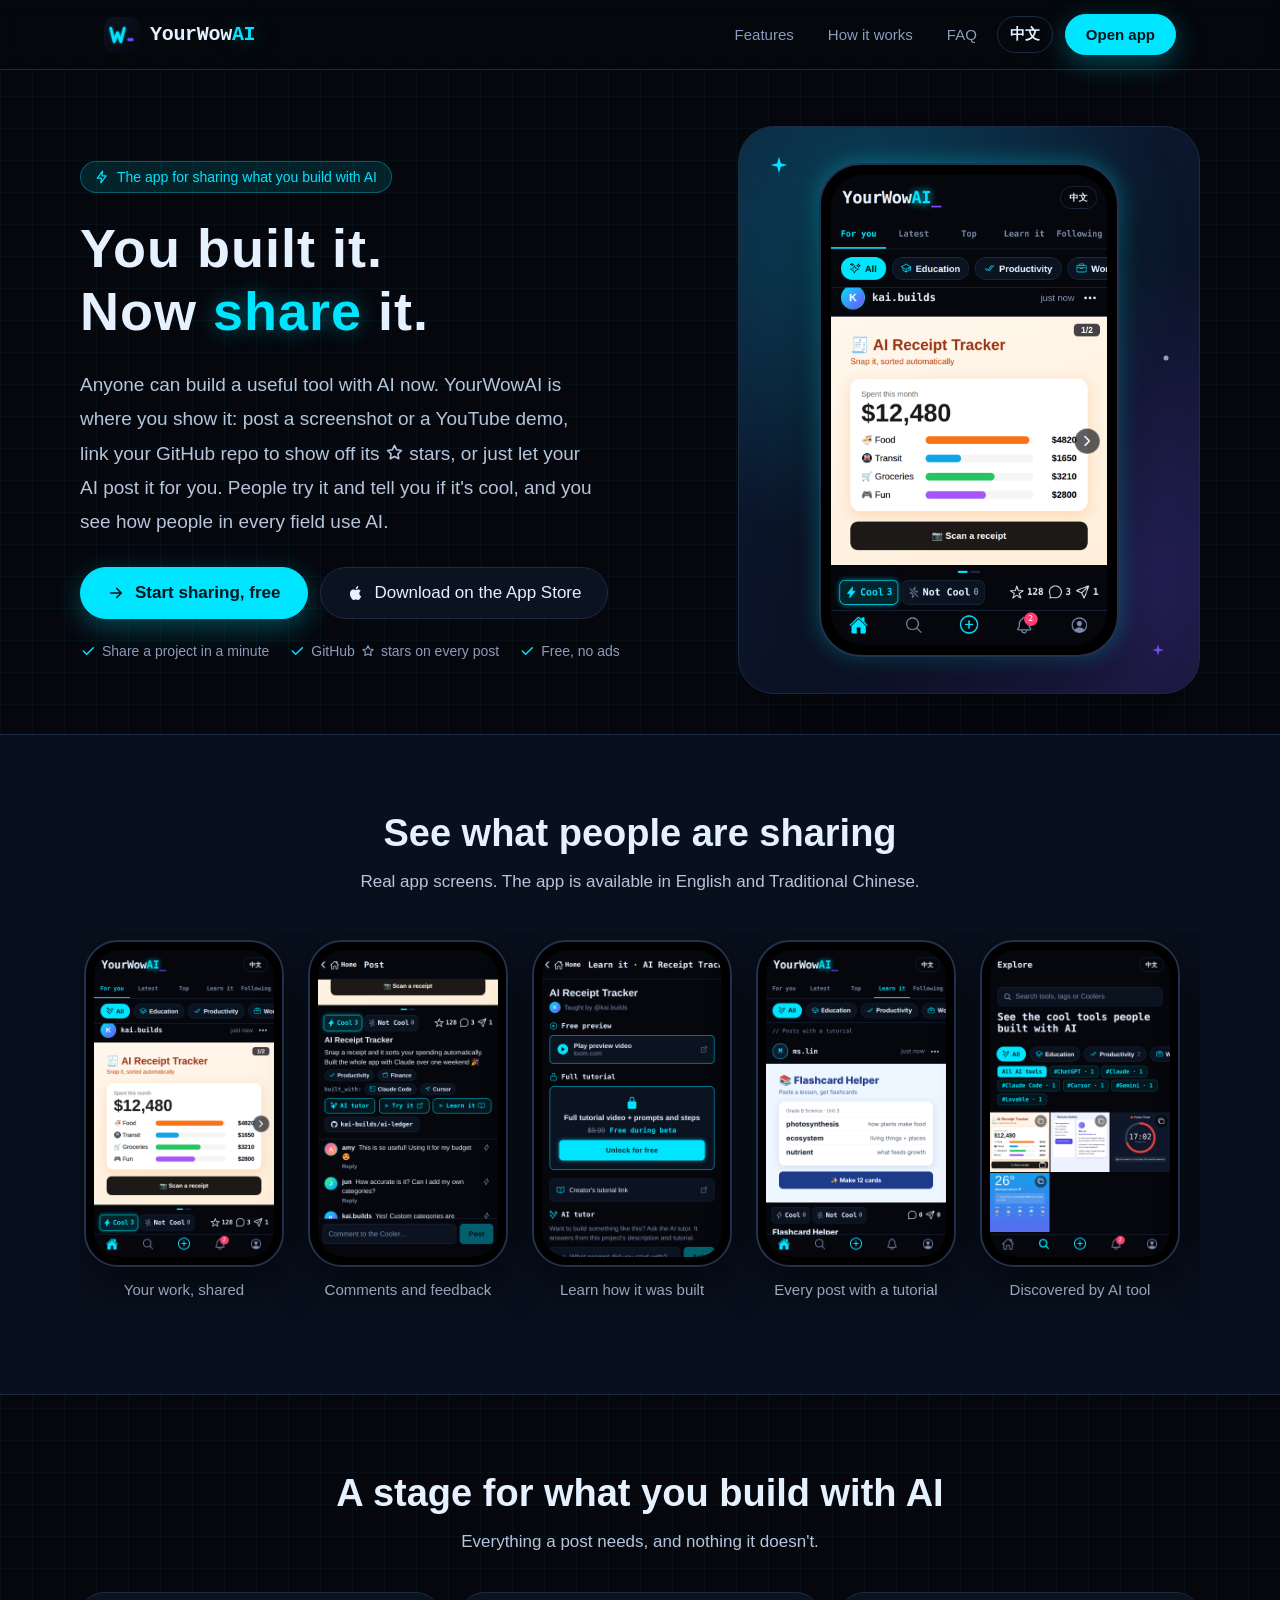
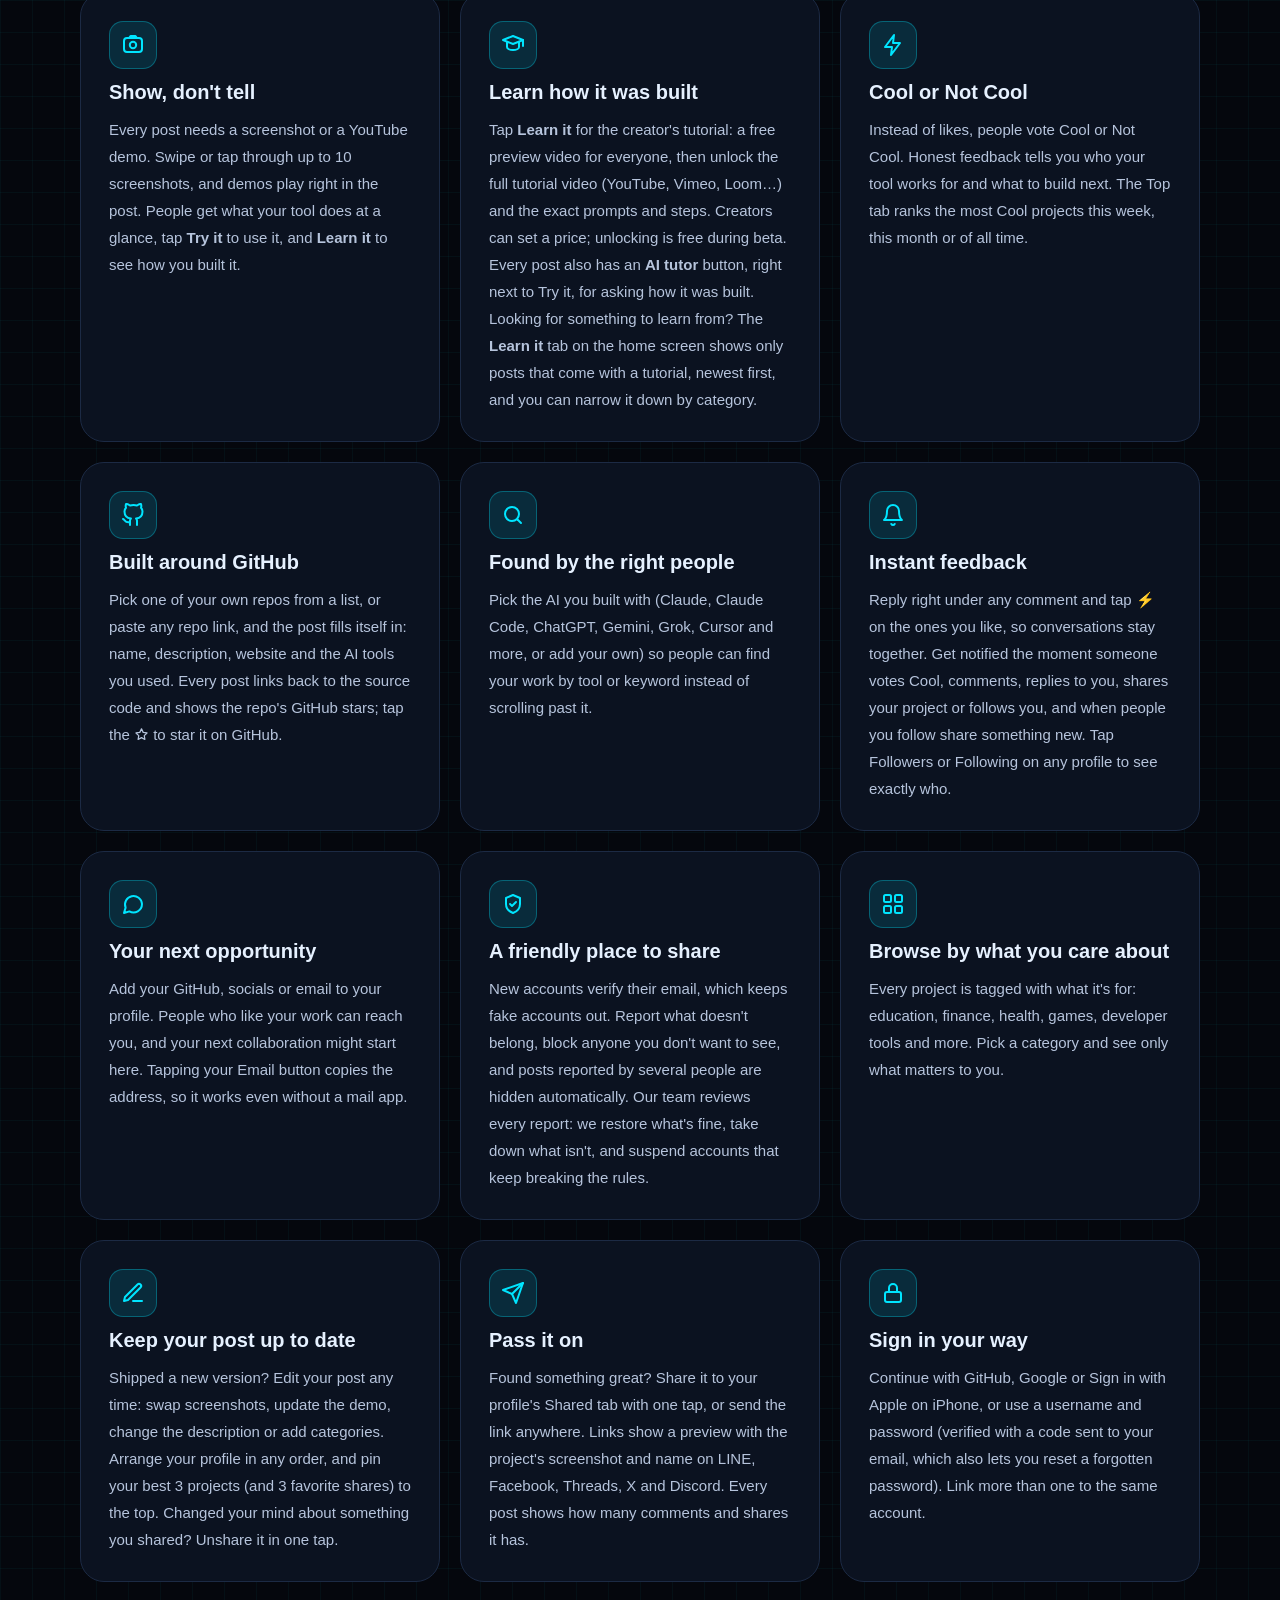
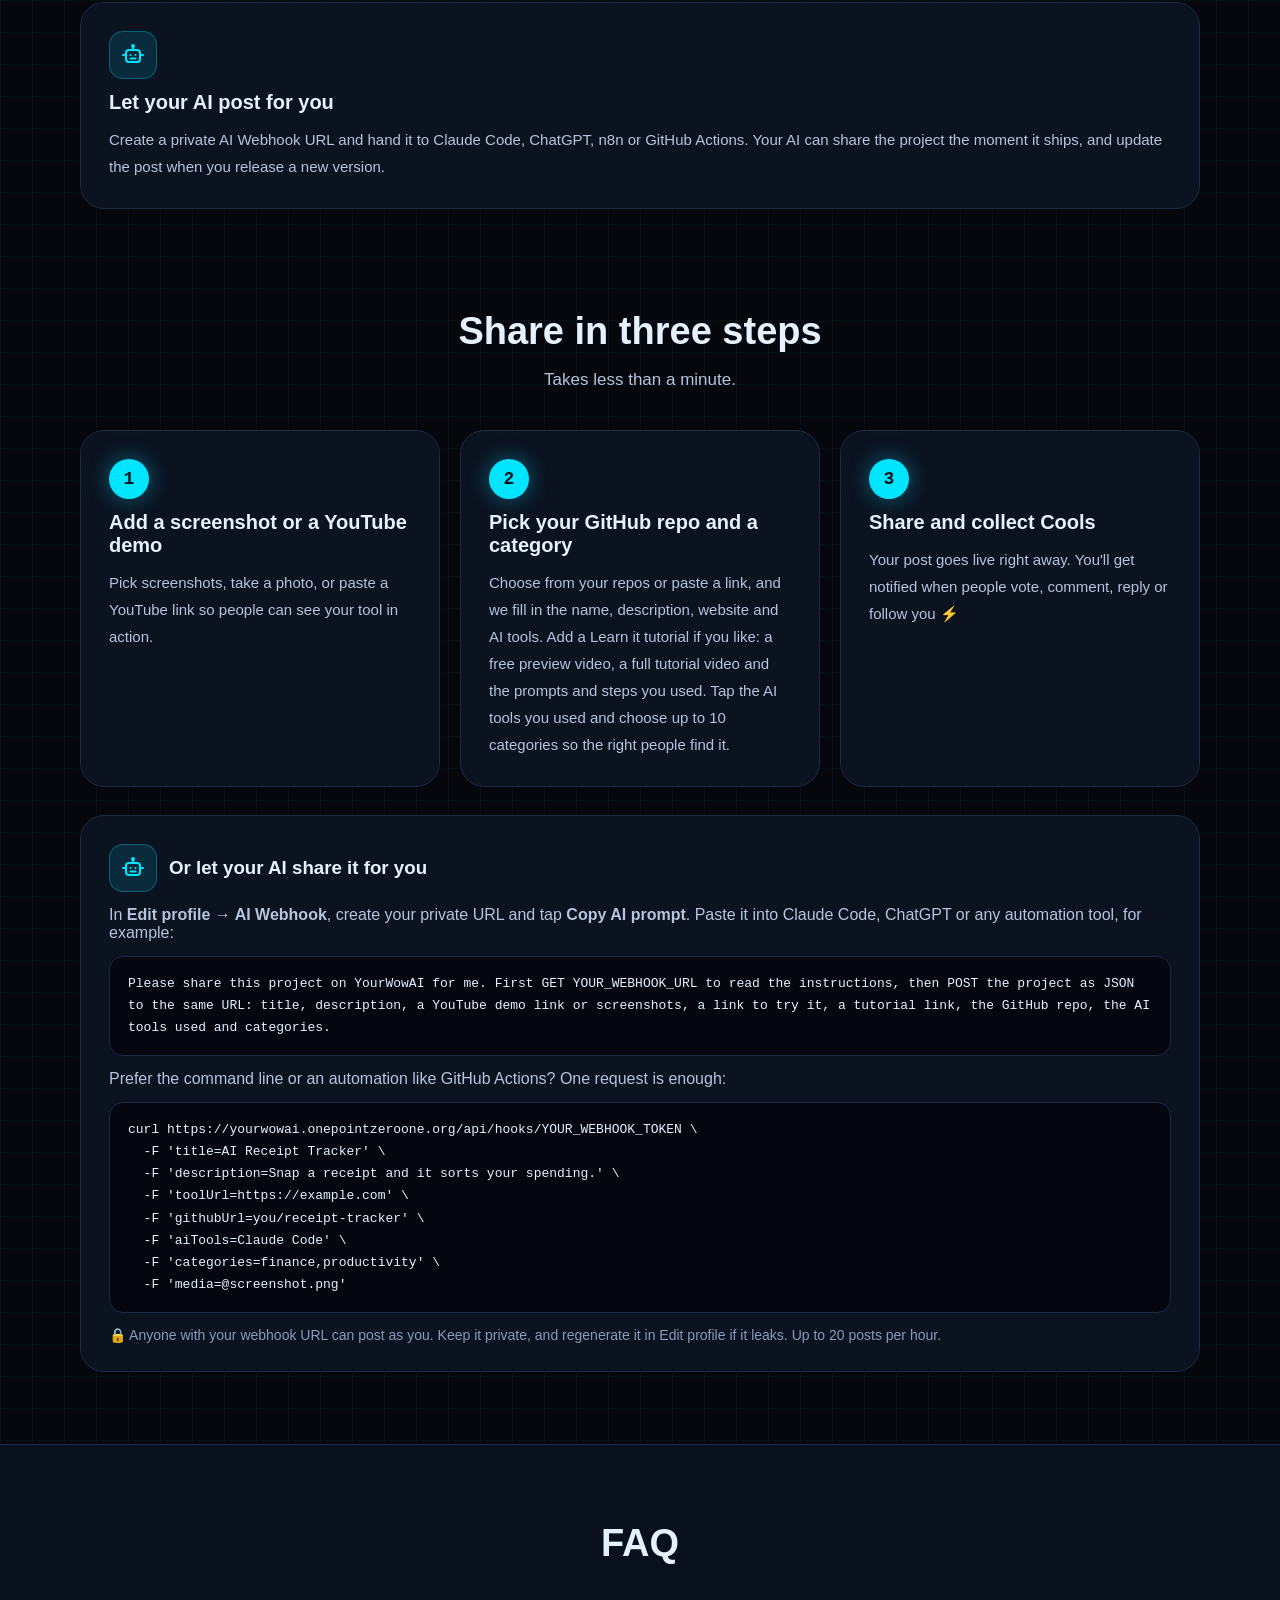
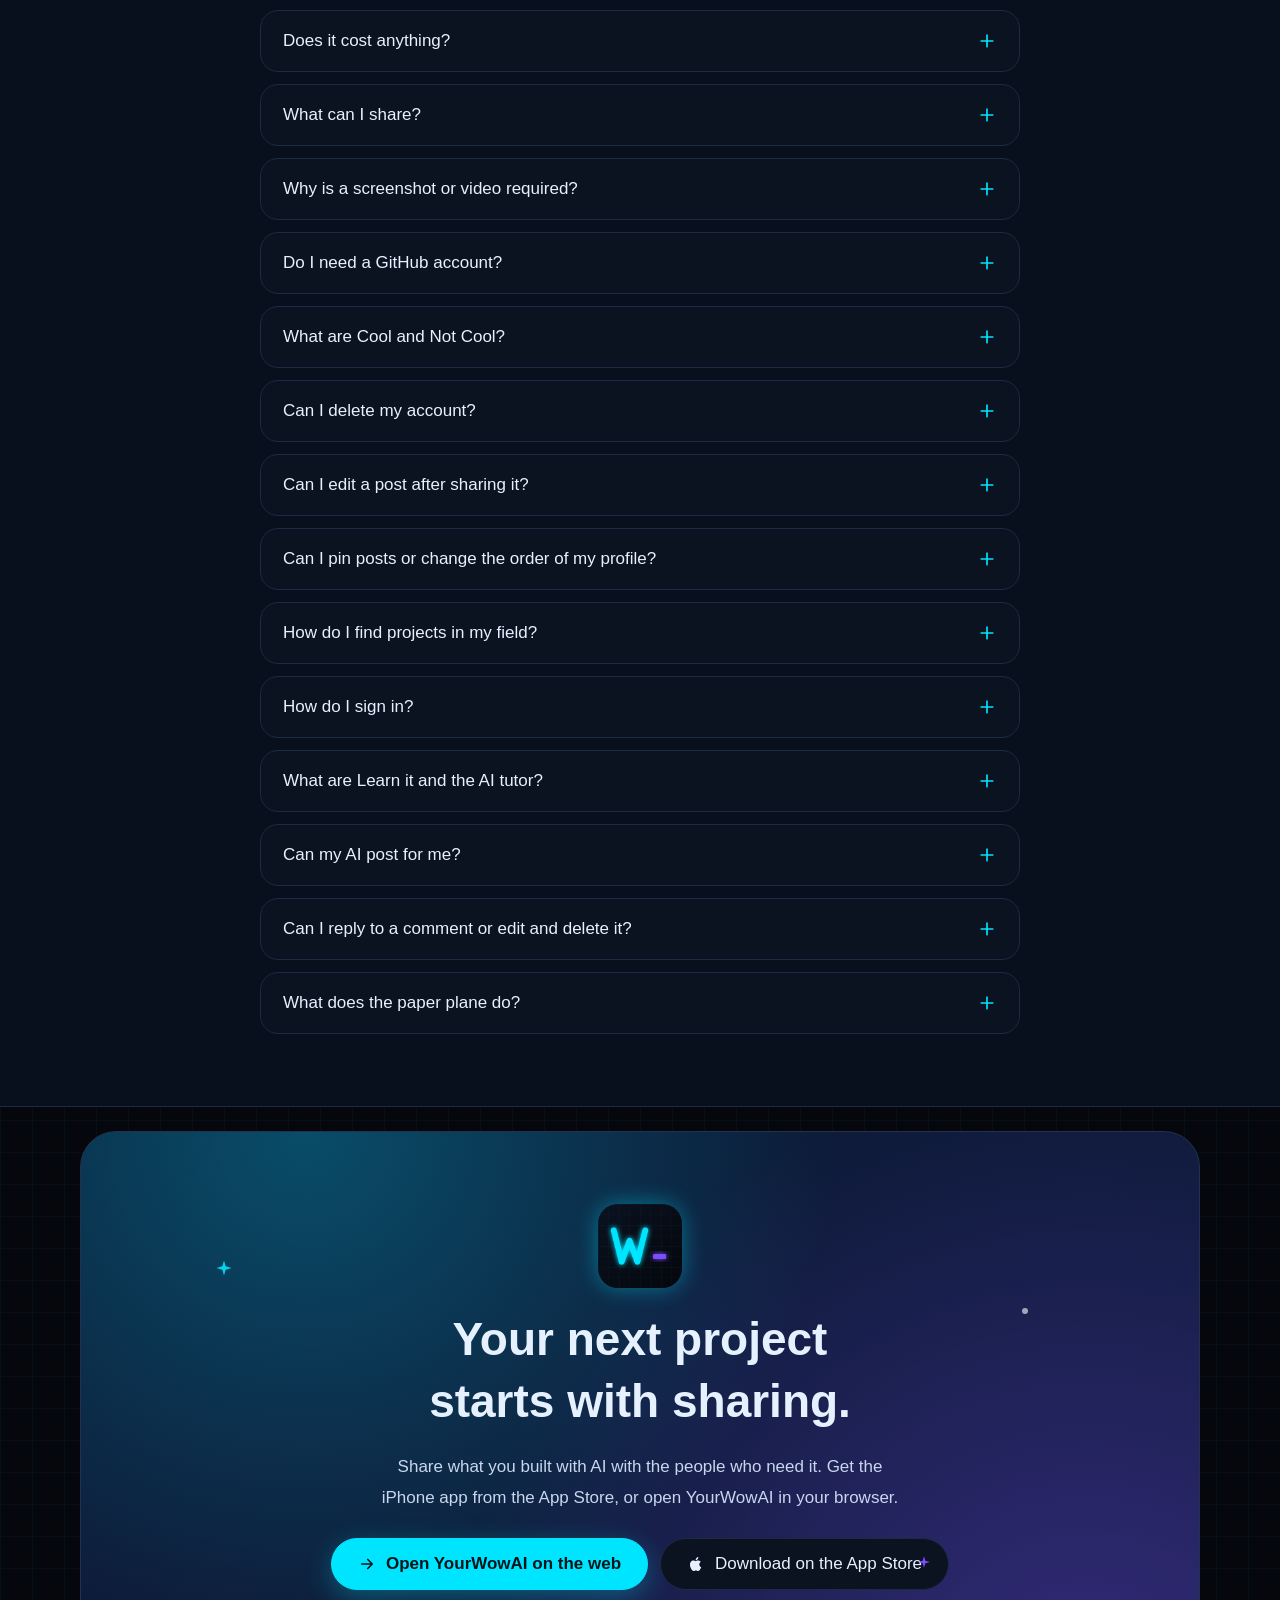
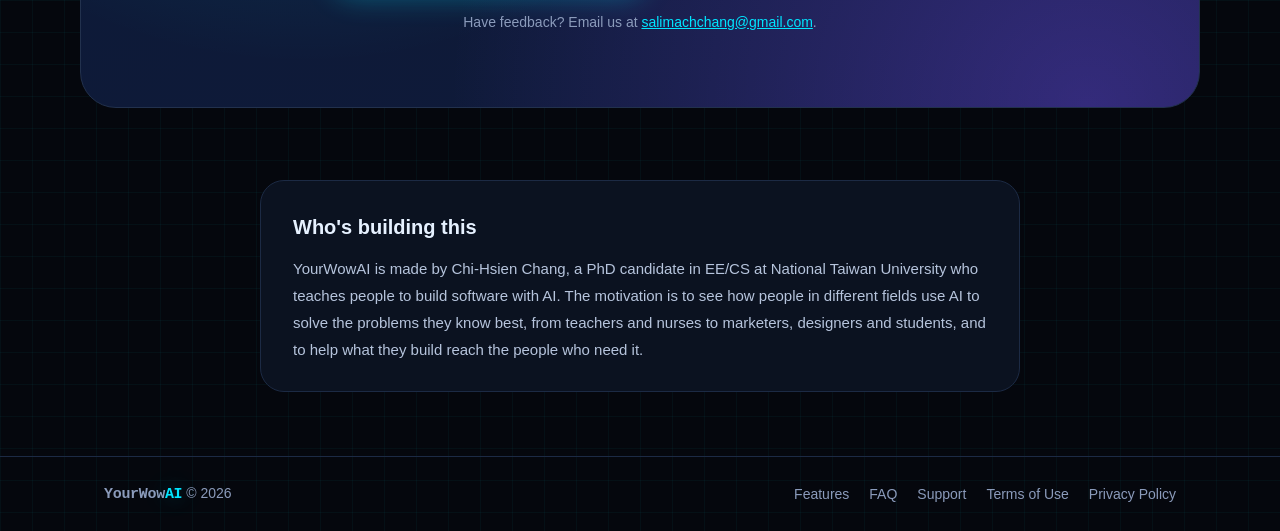
<file: index.html>
<!doctype html>
<html lang="en">
<head>
<meta charset="utf-8">
<meta name="viewport" content="width=device-width, initial-scale=1">
<meta name="apple-itunes-app" content="app-id=6827693799">
<title>YourWowAI | Share the tools you build with AI</title>
<meta name="description" content="YourWowAI is where people share the tools they build with AI. Post a screenshot or a YouTube demo, link your GitHub repo, and get honest Cool / Not Cool feedback.">
<meta property="og:title" content="YourWowAI | Share the tools you build with AI">
<meta property="og:description" content="Post a screenshot or a YouTube demo, link your GitHub repo, and get honest Cool / Not Cool feedback.">
<meta property="og:type" content="website">
<meta property="og:image" content="assets/apple-touch-icon.png">
<meta name="theme-color" content="#05070d">
<link rel="canonical" href="https://101academyforyou.github.io/YourWowAI/">
<link rel="alternate" hreflang="zh-Hant" href="https://101academyforyou.github.io/YourWowAI/zh/">
<link rel="alternate" hreflang="en" href="https://101academyforyou.github.io/YourWowAI/">
<link rel="icon" href="assets/icon.svg" type="image/svg+xml">
<link rel="apple-touch-icon" href="assets/apple-touch-icon.png">
<link rel="stylesheet" href="style.css?v=20261027">
</head>
<body>
<div class="page">

<header class="site-header">
  <nav class="site-nav" aria-label="Main">
    <a class="brand" href="#top"><img src="assets/icon.svg" alt="" width="36" height="36"><span class="brand-name">YourWow<b>AI</b></span></a>
    <div class="nav-actions">
      <a class="nav-link" href="#features">Features</a>
      <a class="nav-link" href="#how">How it works</a>
      <a class="nav-link" href="#faq">FAQ</a>
      <a class="nav-link lang-link" href="zh/" hreflang="zh-Hant" lang="zh-Hant">中文</a>
      <a class="btn btn-primary btn-sm" href="https://yourwowai.onepointzeroone.org/?lang=en">Open app</a>
    </div>
  </nav>
</header>

<section id="top" class="hero">
  <div class="container">
    <div class="hero-copy">
      <div class="pill">
        <svg width="14" height="14" viewBox="0 0 24 24" fill="none" stroke="currentColor" stroke-width="2" stroke-linecap="round" stroke-linejoin="round" aria-hidden="true"><path d="M13 2 4 14h7l-1 8 9-12h-7z"></path></svg>
        The app for sharing what you build with AI
      </div>
      <h1>You built it.<br>Now <em>share</em> it.</h1>
      <p class="hero-lead">Anyone can build a useful tool with AI now. YourWowAI is where you show it: post a screenshot or a YouTube demo, link your GitHub repo to show off its <svg class="inline-star" width="1em" height="1em" style="width:1em;height:1em;vertical-align:-0.14em;flex:none" viewBox="0 0 24 24" fill="none" stroke="currentColor" stroke-width="2" stroke-linejoin="round" aria-hidden="true"><path d="M12 3l2.7 5.6 6.1.9-4.4 4.3 1 6.1L12 17l-5.4 2.9 1-6.1-4.4-4.3 6.1-.9z"></path></svg> stars, or just let your AI post it for you. People try it and tell you if it's cool, and you see how people in every field use AI.</p>
      <div class="cta-row">
        <a class="btn btn-primary" href="https://yourwowai.onepointzeroone.org/?lang=en">
          <svg width="18" height="18" viewBox="0 0 24 24" fill="none" stroke="currentColor" stroke-width="2.2" stroke-linecap="round" stroke-linejoin="round" aria-hidden="true"><path d="M5 12h14M13 6l6 6-6 6"></path></svg>
          Start sharing, free
        </a>
        <a class="btn" href="https://apps.apple.com/app/yourwowai/id6827693799">
          <svg width="18" height="18" viewBox="0 0 24 24" fill="currentColor" aria-hidden="true"><path d="M16.4 12.6c0-2.3 1.9-3.4 2-3.5-1.1-1.6-2.8-1.8-3.4-1.8-1.4-.1-2.8.9-3.5.9s-1.8-.9-3-.8c-1.5 0-3 .9-3.8 2.3-1.6 2.8-.4 7 1.2 9.3.8 1.1 1.7 2.4 2.9 2.3 1.2 0 1.6-.7 3-.7s1.8.7 3 .7c1.3 0 2.1-1.1 2.8-2.3.9-1.3 1.3-2.6 1.3-2.7 0 0-2.5-1-2.5-3.7zM14.1 5.8c.6-.8 1.1-1.9 1-3-.9 0-2.1.6-2.7 1.4-.6.7-1.1 1.8-1 2.9 1 .1 2.1-.5 2.7-1.3z"></path></svg>
          Download on the App Store
        </a>
      </div>
      <div class="checks">
        <span><svg width="16" height="16" viewBox="0 0 24 24" fill="none" stroke="#00e5ff" stroke-width="2.2" stroke-linecap="round" stroke-linejoin="round" aria-hidden="true"><path d="M5 12l5 5L20 7"></path></svg>Share a project in a minute</span>
        <span><svg width="16" height="16" viewBox="0 0 24 24" fill="none" stroke="#00e5ff" stroke-width="2.2" stroke-linecap="round" stroke-linejoin="round" aria-hidden="true"><path d="M5 12l5 5L20 7"></path></svg><span>GitHub <svg class="inline-star" width="1em" height="1em" style="width:1em;height:1em;vertical-align:-0.14em;flex:none" viewBox="0 0 24 24" fill="none" stroke="currentColor" stroke-width="2" stroke-linejoin="round" aria-hidden="true"><path d="M12 3l2.7 5.6 6.1.9-4.4 4.3 1 6.1L12 17l-5.4 2.9 1-6.1-4.4-4.3 6.1-.9z"></path></svg> stars on every post</span></span>
        <span><svg width="16" height="16" viewBox="0 0 24 24" fill="none" stroke="#00e5ff" stroke-width="2.2" stroke-linecap="round" stroke-linejoin="round" aria-hidden="true"><path d="M5 12l5 5L20 7"></path></svg>Free, no ads</span>
      </div>
      <p class="live-stats is-loading" data-live-stats><span class="live-dot" aria-hidden="true"></span><span><b data-stat="users">0</b> <span data-plural="users" data-one="AI creator has joined" data-other="AI creators have joined">AI creators have joined</span> · <b data-stat="posts">0</b> <span data-plural="posts" data-one="project shared" data-other="projects shared">projects shared</span></span></p>
    </div>

    <div class="hero-visual">
      <svg class="sparkle" width="20" height="20" viewBox="0 0 24 24" aria-hidden="true" style="top: 28px; left: 30px;"><path d="M12 2l2.2 7.8L22 12l-7.8 2.2L12 22l-2.2-7.8L2 12l7.8-2.2z" fill="#00e5ff"></path></svg>
      <svg class="sparkle" width="14" height="14" viewBox="0 0 24 24" aria-hidden="true" style="bottom: 36px; right: 34px;"><path d="M12 2l2.2 7.8L22 12l-7.8 2.2L12 22l-2.2-7.8L2 12l7.8-2.2z" fill="#7c4dff"></path></svg>
      <svg class="sparkle" width="10" height="10" viewBox="0 0 24 24" aria-hidden="true" style="top: 40%; right: 28px;"><circle cx="12" cy="12" r="6" fill="#ffffff" opacity="0.6"></circle></svg>
      <div class="phone">
        <img src="assets/screens/en/feed.png?v=20261104" width="780" height="1328" alt="YourWowAI feed: an AI receipt tracker shared by a user, with Cool and Not Cool buttons">
      </div>
    </div>
  </div>
</section>

<section class="section-alt" aria-labelledby="screens-title">
  <div class="container">
    <div class="section-head">
      <h2 id="screens-title">See what people are sharing</h2>
      <p>Real app screens. The app is available in English and Traditional Chinese.</p>
    </div>
    <div class="gallery" tabindex="0" aria-label="App screenshots, scroll sideways">
      <figure><div class="phone"><img src="assets/screens/en/feed.png?v=20261104" width="780" height="1328" loading="lazy" alt="Feed with Cool and Not Cool buttons"></div><figcaption>Your work, shared</figcaption></figure>
      <figure><div class="phone"><img src="assets/screens/en/post.png?v=20261030" width="780" height="1328" loading="lazy" alt="Post page with AI tool tags, AI tutor, Try it and Learn it buttons, GitHub stars and comments"></div><figcaption>Comments and feedback</figcaption></figure>
      <figure><div class="phone"><img src="assets/screens/en/learn.png?v=20261030" width="780" height="1328" loading="lazy" alt="Learn it page with a free preview video, a locked full tutorial that is free during beta, and the AI tutor"></div><figcaption>Learn how it was built</figcaption></figure>
      <figure><div class="phone"><img src="assets/screens/en/learn-tab.png?v=20261104" width="780" height="1328" loading="lazy" alt="Home screen on the Learn it tab, showing only posts that come with a tutorial, with category filters"></div><figcaption>Every post with a tutorial</figcaption></figure>
      <figure><div class="phone"><img src="assets/screens/en/explore.png?v=20261030" width="780" height="1328" loading="lazy" alt="Explore page with search, categories, AI tool tags and a grid of projects"></div><figcaption>Discovered by AI tool</figcaption></figure>
      <figure><div class="phone"><img src="assets/screens/en/notifications.png?v=20261030" width="780" height="1328" loading="lazy" alt="Notifications for comments, Cool votes and follows"></div><figcaption>Know when it lands</figcaption></figure>
      <figure><div class="phone"><img src="assets/screens/en/profile.png?v=20261030" width="780" height="1328" loading="lazy" alt="Profile with avatar, bio and contact buttons"></div><figcaption>Your portfolio</figcaption></figure>
    </div>
  </div>
</section>

<section id="features" class="section" style="padding-top: 72px;">
  <div class="container">
    <div class="section-head">
      <h2>A stage for what you build with AI</h2>
      <p>Everything a post needs, and nothing it doesn't.</p>
    </div>
    <div class="grid">
      <div class="card">
        <div class="icon-box"><svg width="24" height="24" viewBox="0 0 24 24" fill="none" stroke="#00e5ff" stroke-width="2" stroke-linecap="round" stroke-linejoin="round" aria-hidden="true"><rect x="3" y="5" width="18" height="14" rx="3"></rect><circle cx="12" cy="12" r="3.2"></circle><path d="M8 5l1.5-2h5L16 5"></path></svg></div>
        <h3>Show, don't tell</h3>
        <p>Every post needs a screenshot or a YouTube demo. Swipe or tap through up to 10 screenshots, and demos play right in the post. People get what your tool does at a glance, tap <strong>Try it</strong> to use it, and <strong>Learn it</strong> to see how you built it.</p>
      </div>
      <div class="card">
        <div class="icon-box"><svg width="24" height="24" viewBox="0 0 24 24" fill="none" stroke="#00e5ff" stroke-width="2" stroke-linecap="round" stroke-linejoin="round" aria-hidden="true"><path d="M2 7l10-4 10 4-10 4z"></path><path d="M6 9v5c0 1.7 2.7 3 6 3s6-1.3 6-3V9"></path><path d="M22 7v6"></path></svg></div>
        <h3>Learn how it was built</h3>
        <p>Tap <strong>Learn it</strong> for the creator's tutorial: a free preview video for everyone, then unlock the full tutorial video (YouTube, Vimeo, Loom…) and the exact prompts and steps. Creators can set a price; unlocking is free during beta. Every post also has an <strong>AI tutor</strong> button, right next to Try it, for asking how it was built. Looking for something to learn from? The <strong>Learn it</strong> tab on the home screen shows only posts that come with a tutorial, newest first, and you can narrow it down by category.</p>
      </div>
      <div class="card">
        <div class="icon-box"><svg width="24" height="24" viewBox="0 0 24 24" fill="none" stroke="#00e5ff" stroke-width="2" stroke-linecap="round" stroke-linejoin="round" aria-hidden="true"><path d="M13 2 4 14h7l-1 8 9-12h-7z"></path></svg></div>
        <h3>Cool or Not Cool</h3>
        <p>Instead of likes, people vote Cool or Not Cool. Honest feedback tells you who your tool works for and what to build next. The Top tab ranks the most Cool projects this week, this month or of all time.</p>
      </div>
      <div class="card">
        <div class="icon-box"><svg width="24" height="24" viewBox="0 0 24 24" fill="none" stroke="#00e5ff" stroke-width="2" stroke-linecap="round" stroke-linejoin="round" aria-hidden="true"><path d="M9 19c-5 1.5-5-2.5-7-3m14 6v-3.87a3.37 3.37 0 0 0-.94-2.61c3.14-.35 6.44-1.54 6.44-7A5.44 5.44 0 0 0 20 4.77 5.07 5.07 0 0 0 19.91 1S18.73.65 16 2.48a13.38 13.38 0 0 0-7 0C6.27.65 5.09 1 5.09 1A5.07 5.07 0 0 0 5 4.77a5.44 5.44 0 0 0-1.5 3.78c0 5.42 3.3 6.61 6.44 7A3.37 3.37 0 0 0 9 18.13V22"></path></svg></div>
        <h3>Built around GitHub</h3>
        <p>Pick one of your own repos from a list, or paste any repo link, and the post fills itself in: name, description, website and the AI tools you used. Every post links back to the source code and shows the repo's GitHub stars; tap the <svg class="inline-star" width="1em" height="1em" style="width:1em;height:1em;vertical-align:-0.14em;flex:none" viewBox="0 0 24 24" fill="none" stroke="currentColor" stroke-width="2" stroke-linejoin="round" aria-hidden="true"><path d="M12 3l2.7 5.6 6.1.9-4.4 4.3 1 6.1L12 17l-5.4 2.9 1-6.1-4.4-4.3 6.1-.9z"></path></svg> to star it on GitHub.</p>
      </div>
      <div class="card">
        <div class="icon-box"><svg width="24" height="24" viewBox="0 0 24 24" fill="none" stroke="#00e5ff" stroke-width="2" stroke-linecap="round" aria-hidden="true"><circle cx="11" cy="11" r="7"></circle><path d="M20 20l-3.5-3.5"></path></svg></div>
        <h3>Found by the right people</h3>
        <p>Pick the AI you built with (Claude, Claude Code, ChatGPT, Gemini, Grok, Cursor and more, or add your own) so people can find your work by tool or keyword instead of scrolling past it.</p>
      </div>
      <div class="card">
        <div class="icon-box"><svg width="24" height="24" viewBox="0 0 24 24" fill="none" stroke="#00e5ff" stroke-width="2" stroke-linecap="round" stroke-linejoin="round" aria-hidden="true"><path d="M6 8a6 6 0 0 1 12 0c0 7 3 9 3 9H3s3-2 3-9"></path><path d="M10.3 21a1.94 1.94 0 0 0 3.4 0"></path></svg></div>
        <h3>Instant feedback</h3>
        <p>Reply right under any comment and tap ⚡ on the ones you like, so conversations stay together. Get notified the moment someone votes Cool, comments, replies to you, shares your project or follows you, and when people you follow share something new. Tap Followers or Following on any profile to see exactly who.</p>
      </div>
      <div class="card">
        <div class="icon-box"><svg width="24" height="24" viewBox="0 0 24 24" fill="none" stroke="#00e5ff" stroke-width="2" stroke-linecap="round" stroke-linejoin="round" aria-hidden="true"><path d="M21 12a8.5 8.5 0 0 1-12.6 7.4L3 21l1.6-5.4A8.5 8.5 0 1 1 21 12z"></path></svg></div>
        <h3>Your next opportunity</h3>
        <p>Add your GitHub, socials or email to your profile. People who like your work can reach you, and your next collaboration might start here. Tapping your Email button copies the address, so it works even without a mail app.</p>
      </div>
      <div class="card">
        <div class="icon-box"><svg width="24" height="24" viewBox="0 0 24 24" fill="none" stroke="#00e5ff" stroke-width="2" stroke-linecap="round" stroke-linejoin="round" aria-hidden="true"><path d="M12 3l7 3v6c0 4.5-3 7.5-7 9-4-1.5-7-4.5-7-9V6z"></path><path d="M9 12l2 2 4-4"></path></svg></div>
        <h3>A friendly place to share</h3>
        <p>New accounts verify their email, which keeps fake accounts out. Report what doesn't belong, block anyone you don't want to see, and posts reported by several people are hidden automatically. Our team reviews every report: we restore what's fine, take down what isn't, and suspend accounts that keep breaking the rules.</p>
      </div>
      <div class="card">
        <div class="icon-box"><svg width="24" height="24" viewBox="0 0 24 24" fill="none" stroke="#00e5ff" stroke-width="2" stroke-linecap="round" stroke-linejoin="round" aria-hidden="true"><rect x="3" y="3" width="7" height="7" rx="1.5"></rect><rect x="14" y="3" width="7" height="7" rx="1.5"></rect><rect x="3" y="14" width="7" height="7" rx="1.5"></rect><rect x="14" y="14" width="7" height="7" rx="1.5"></rect></svg></div>
        <h3>Browse by what you care about</h3>
        <p>Every project is tagged with what it's for: education, finance, health, games, developer tools and more. Pick a category and see only what matters to you.</p>
      </div>
      <div class="card">
        <div class="icon-box"><svg width="24" height="24" viewBox="0 0 24 24" fill="none" stroke="#00e5ff" stroke-width="2" stroke-linecap="round" stroke-linejoin="round" aria-hidden="true"><path d="M12 20h9"></path><path d="M16.5 3.5a2.1 2.1 0 0 1 3 3L7 19l-4 1 1-4z"></path></svg></div>
        <h3>Keep your post up to date</h3>
        <p>Shipped a new version? Edit your post any time: swap screenshots, update the demo, change the description or add categories. Arrange your profile in any order, and pin your best 3 projects (and 3 favorite shares) to the top. Changed your mind about something you shared? Unshare it in one tap.</p>
      </div>
      <div class="card">
        <div class="icon-box"><svg width="24" height="24" viewBox="0 0 24 24" fill="none" stroke="#00e5ff" stroke-width="2" stroke-linecap="round" stroke-linejoin="round" aria-hidden="true"><path d="M22 2 11 13"></path><path d="M22 2 15 22l-4-9-9-4z"></path></svg></div>
        <h3>Pass it on</h3>
        <p>Found something great? Share it to your profile's Shared tab with one tap, or send the link anywhere. Links show a preview with the project's screenshot and name on LINE, Facebook, Threads, X and Discord. Every post shows how many comments and shares it has.</p>
      </div>
      <div class="card">
        <div class="icon-box"><svg width="24" height="24" viewBox="0 0 24 24" fill="none" stroke="#00e5ff" stroke-width="2" stroke-linecap="round" stroke-linejoin="round" aria-hidden="true"><rect x="4" y="11" width="16" height="10" rx="2"></rect><path d="M8 11V7a4 4 0 0 1 8 0v4"></path></svg></div>
        <h3>Sign in your way</h3>
        <p>Continue with GitHub, Google or Sign in with Apple on iPhone, or use a username and password (verified with a code sent to your email, which also lets you reset a forgotten password). Link more than one to the same account.</p>
      </div>
      <div class="card">
        <div class="icon-box"><svg width="24" height="24" viewBox="0 0 24 24" fill="none" stroke="#00e5ff" stroke-width="2" stroke-linecap="round" stroke-linejoin="round" aria-hidden="true"><rect x="5" y="7" width="14" height="12" rx="3"></rect><path d="M12 3v4"></path><circle cx="12" cy="3" r="1"></circle><path d="M9.5 12h.01M14.5 12h.01"></path><path d="M9.5 15.5h5"></path><path d="M2 12h3M19 12h3"></path></svg></div>
        <h3>Let your AI post for you</h3>
        <p>Create a private AI Webhook URL and hand it to Claude Code, ChatGPT, n8n or GitHub Actions. Your AI can share the project the moment it ships, and update the post when you release a new version.</p>
      </div>
    </div>
  </div>
</section>

<section id="how" class="section" style="padding-top: 24px;">
  <div class="container">
    <div class="section-head">
      <h2>Share in three steps</h2>
      <p>Takes less than a minute.</p>
    </div>
    <div class="grid">
      <div class="card step">
        <span class="step-num">1</span>
        <h3>Add a screenshot or a YouTube demo</h3>
        <p>Pick screenshots, take a photo, or paste a YouTube link so people can see your tool in action.</p>
      </div>
      <div class="card step">
        <span class="step-num">2</span>
        <h3>Pick your GitHub repo and a category</h3>
        <p>Choose from your repos or paste a link, and we fill in the name, description, website and AI tools. Add a Learn it tutorial if you like: a free preview video, a full tutorial video and the prompts and steps you used. Tap the AI tools you used and choose up to 10 categories so the right people find it.</p>
      </div>
      <div class="card step">
        <span class="step-num">3</span>
        <h3>Share and collect Cools</h3>
        <p>Your post goes live right away. You'll get notified when people vote, comment, reply or follow you ⚡</p>
      </div>
    </div>

    <div class="ai-hook">
      <div class="ai-hook-head">
        <span class="icon-box" aria-hidden="true"><svg width="24" height="24" viewBox="0 0 24 24" fill="none" stroke="#00e5ff" stroke-width="2" stroke-linecap="round" stroke-linejoin="round"><rect x="5" y="7" width="14" height="12" rx="3"></rect><path d="M12 3v4"></path><circle cx="12" cy="3" r="1"></circle><path d="M9.5 12h.01M14.5 12h.01"></path><path d="M9.5 15.5h5"></path><path d="M2 12h3M19 12h3"></path></svg></span>
        <h3>Or let your AI share it for you</h3>
      </div>
      <p>In <strong>Edit profile → AI Webhook</strong>, create your private URL and tap <strong>Copy AI prompt</strong>. Paste it into Claude Code, ChatGPT or any automation tool, for example:</p>
      <pre class="code-block"><code>Please share this project on YourWowAI for me. First GET YOUR_WEBHOOK_URL to read the instructions, then POST the project as JSON to the same URL: title, description, a YouTube demo link or screenshots, a link to try it, a tutorial link, the GitHub repo, the AI tools used and categories.</code></pre>
      <p>Prefer the command line or an automation like GitHub Actions? One request is enough:</p>
      <pre class="code-block code-scroll"><code>curl https://yourwowai.onepointzeroone.org/api/hooks/YOUR_WEBHOOK_TOKEN \
  -F 'title=AI Receipt Tracker' \
  -F 'description=Snap a receipt and it sorts your spending.' \
  -F 'toolUrl=https://example.com' \
  -F 'githubUrl=you/receipt-tracker' \
  -F 'aiTools=Claude Code' \
  -F 'categories=finance,productivity' \
  -F 'media=@screenshot.png'</code></pre>
      <p class="ai-hook-note">🔒 Anyone with your webhook URL can post as you. Keep it private, and regenerate it in Edit profile if it leaks. Up to 20 posts per hour.</p>
    </div>
  </div>
</section>

<section id="faq" class="section-alt">
  <div class="container">
    <div class="section-head"><h2>FAQ</h2></div>
    <div class="faq">
      <details>
        <summary>Does it cost anything?<svg class="faq-plus" width="20" height="20" viewBox="0 0 24 24" fill="none" stroke="#00e5ff" stroke-width="2" stroke-linecap="round" aria-hidden="true"><path d="M12 5v14M5 12h14"></path></svg></summary>
        <p>No. Sharing is free and there are no ads. Creators can set a price for their full Learn it tutorial, but unlocking is free during beta.</p>
      </details>
      <details>
        <summary>What can I share?<svg class="faq-plus" width="20" height="20" viewBox="0 0 24 24" fill="none" stroke="#00e5ff" stroke-width="2" stroke-linecap="round" aria-hidden="true"><path d="M12 5v14M5 12h14"></path></svg></summary>
        <p>Anything you built with help from AI: websites, apps, browser extensions, automations, small games. If you can show it, you can share it.</p>
      </details>
      <details>
        <summary>Why is a screenshot or video required?<svg class="faq-plus" width="20" height="20" viewBox="0 0 24 24" fill="none" stroke="#00e5ff" stroke-width="2" stroke-linecap="round" aria-hidden="true"><path d="M12 5v14M5 12h14"></path></svg></summary>
        <p>So the feed is made of real, working things. Seeing the tool is the fastest way to understand it. Screenshots can be JPG, PNG, GIF or WebP; for videos, upload to YouTube (public or unlisted) and paste the link.</p>
      </details>
      <details>
        <summary>Do I need a GitHub account?<svg class="faq-plus" width="20" height="20" viewBox="0 0 24 24" fill="none" stroke="#00e5ff" stroke-width="2" stroke-linecap="round" aria-hidden="true"><path d="M12 5v14M5 12h14"></path></svg></summary>
        <p>No. GitHub is optional. If your project is in a public repo, it saves you typing and adds a link to the source code. Sign in with GitHub (or connect it in Edit profile) and your public repos are listed for you to pick from.</p>
      </details>
      <details>
        <summary>What are Cool and Not Cool?<svg class="faq-plus" width="20" height="20" viewBox="0 0 24 24" fill="none" stroke="#00e5ff" stroke-width="2" stroke-linecap="round" aria-hidden="true"><path d="M12 5v14M5 12h14"></path></svg></summary>
        <p>Our replacement for likes. Everyone gets one vote per post and can change it. Only totals are shown, so nobody sees who voted Not Cool.</p>
      </details>
      <details>
        <summary>Can I delete my account?<svg class="faq-plus" width="20" height="20" viewBox="0 0 24 24" fill="none" stroke="#00e5ff" stroke-width="2" stroke-linecap="round" aria-hidden="true"><path d="M12 5v14M5 12h14"></path></svg></summary>
        <p>Yes, any time, inside the app. Your posts, comments and all your data are deleted immediately.</p>
      </details>
      <details>
        <summary>Can I edit a post after sharing it?<svg class="faq-plus" width="20" height="20" viewBox="0 0 24 24" fill="none" stroke="#00e5ff" stroke-width="2" stroke-linecap="round" aria-hidden="true"><path d="M12 5v14M5 12h14"></path></svg></summary>
        <p>Yes. Tap "⋯" on your post and choose Edit post. You can change the text, links, YouTube demo, categories and screenshots.</p>
      </details>
      <details>
        <summary>Can I pin posts or change the order of my profile?<svg class="faq-plus" width="20" height="20" viewBox="0 0 24 24" fill="none" stroke="#00e5ff" stroke-width="2" stroke-linecap="round" aria-hidden="true"><path d="M12 5v14M5 12h14"></path></svg></summary>
        <p>Yes. On your profile, tap <strong>Arrange</strong>: use the arrows to move projects up, down, left or right, tap the pin to pin up to 3 to the top (on both your Projects and Shared tabs, counted separately), and tap the copy button to copy a post's link (every grid tile has one, even outside Arrange). On your Shared tab, tap ✕ to unshare a project; the original post isn't affected. Your Projects and Shared tabs each keep their own order. You can also pin from "⋯" → Pin to profile on any of your posts.</p>
      </details>
      <details>
        <summary>How do I find projects in my field?<svg class="faq-plus" width="20" height="20" viewBox="0 0 24 24" fill="none" stroke="#00e5ff" stroke-width="2" stroke-linecap="round" aria-hidden="true"><path d="M12 5v14M5 12h14"></path></svg></summary>
        <p>Use the category row on Home or Explore, for example Education, Finance or Games. Tap a category on any post to see similar projects.</p>
      </details>
      <details>
        <summary>How do I sign in?<svg class="faq-plus" width="20" height="20" viewBox="0 0 24 24" fill="none" stroke="#00e5ff" stroke-width="2" stroke-linecap="round" aria-hidden="true"><path d="M12 5v14M5 12h14"></path></svg></summary>
        <p>Continue with GitHub or Google on the web and in the app, or Sign in with Apple on iPhone. You can also create a username and password. Already have an account? Link GitHub or Google in Edit profile → Sign-in methods.</p>
      </details>
      <details>
        <summary>What are Learn it and the AI tutor?<svg class="faq-plus" width="20" height="20" viewBox="0 0 24 24" fill="none" stroke="#00e5ff" stroke-width="2" stroke-linecap="round" aria-hidden="true"><path d="M12 5v14M5 12h14"></path></svg></summary>
        <p><strong>Learn it</strong> shows how a project was built. When you share, you can add a free preview video, a full tutorial video (any link: YouTube, Vimeo, Loom, Google Drive…) and the prompts and steps you used, plus a price to unlock the full tutorial. During beta, unlocking is free, and you can see how many people unlocked it. The <strong>AI tutor</strong> button on every post lets people ask how it was built. It's coming soon: we save the questions now so creators can see what people want to learn. To browse every post that has a tutorial, open the <strong>Learn it</strong> tab on the home screen.</p>
      </details>
      <details>
        <summary>Can my AI post for me?<svg class="faq-plus" width="20" height="20" viewBox="0 0 24 24" fill="none" stroke="#00e5ff" stroke-width="2" stroke-linecap="round" aria-hidden="true"><path d="M12 5v14M5 12h14"></path></svg></summary>
        <p>Yes. In Edit profile → AI Webhook, create a private URL and tap "Copy AI prompt". Paste it into Claude Code, ChatGPT or any automation tool; it reads the instructions at the URL and shares or updates your posts. Anyone with the URL can post as you, so keep it private. You can regenerate or turn it off any time, and each account can post up to 20 times an hour.</p>
      </details>
      <details>
        <summary>Can I reply to a comment or edit and delete it?<svg class="faq-plus" width="20" height="20" viewBox="0 0 24 24" fill="none" stroke="#00e5ff" stroke-width="2" stroke-linecap="round" aria-hidden="true"><path d="M12 5v14M5 12h14"></path></svg></summary>
        <p>Yes. Tap "Reply" under any comment to answer it in the same thread, and ⚡ to give it a Cool. Tap "⋯" next to your comment to edit or delete it. Edited comments are marked as edited. You can also delete comments on your own posts.</p>
      </details>
      <details>
        <summary>What does the paper plane do?<svg class="faq-plus" width="20" height="20" viewBox="0 0 24 24" fill="none" stroke="#00e5ff" stroke-width="2" stroke-linecap="round" aria-hidden="true"><path d="M12 5v14M5 12h14"></path></svg></summary>
        <p>Choose "Share to my YourWowAI" to add the project to the Shared tab on your profile (the author gets notified), or "Share link" to send it anywhere else.</p>
      </details>
    </div>
  </div>
</section>

<section id="install" class="install">
  <div class="install-box">
    <svg class="sparkle" width="18" height="18" viewBox="0 0 24 24" aria-hidden="true" style="top: 22%; left: 12%;"><path d="M12 2l2.2 7.8L22 12l-7.8 2.2L12 22l-2.2-7.8L2 12l7.8-2.2z" fill="#00e5ff" opacity="0.9"></path></svg>
    <svg class="sparkle" width="12" height="12" viewBox="0 0 24 24" aria-hidden="true" style="top: 30%; right: 15%;"><circle cx="12" cy="12" r="6" fill="#ffffff" opacity="0.6"></circle></svg>
    <svg class="sparkle" width="14" height="14" viewBox="0 0 24 24" aria-hidden="true" style="bottom: 24%; right: 24%;"><path d="M12 2l2.2 7.8L22 12l-7.8 2.2L12 22l-2.2-7.8L2 12l7.8-2.2z" fill="#7c4dff"></path></svg>
    <img class="app-icon" src="assets/apple-touch-icon.png" alt="YourWowAI app icon" width="84" height="84">
    <h2>Your next project<br>starts with sharing.</h2>
    <p>Share what you built with AI with the people who need it. Get the iPhone app from the App Store, or open YourWowAI in your browser.</p>
    <p class="live-stats live-stats-center is-loading" data-live-stats><span class="live-dot" aria-hidden="true"></span><span><b data-stat="users">0</b> <span data-plural="users" data-one="AI creator has joined" data-other="AI creators have joined">AI creators have joined</span> · <b data-stat="posts">0</b> <span data-plural="posts" data-one="project shared" data-other="projects shared">projects shared</span></span></p>
    <div class="cta-row cta-center">
      <a class="btn btn-primary" href="https://yourwowai.onepointzeroone.org/?lang=en">
        <svg width="18" height="18" viewBox="0 0 24 24" fill="none" stroke="currentColor" stroke-width="2.2" stroke-linecap="round" stroke-linejoin="round" aria-hidden="true"><path d="M5 12h14M13 6l6 6-6 6"></path></svg>
        Open YourWowAI on the web
      </a>
    <a class="btn" href="https://apps.apple.com/app/yourwowai/id6827693799">
      <svg width="18" height="18" viewBox="0 0 24 24" fill="currentColor" aria-hidden="true"><path d="M16.4 12.6c0-2.3 1.9-3.4 2-3.5-1.1-1.6-2.8-1.8-3.4-1.8-1.4-.1-2.8.9-3.5.9s-1.8-.9-3-.8c-1.5 0-3 .9-3.8 2.3-1.6 2.8-.4 7 1.2 9.3.8 1.1 1.7 2.4 2.9 2.3 1.2 0 1.6-.7 3-.7s1.8.7 3 .7c1.3 0 2.1-1.1 2.8-2.3.9-1.3 1.3-2.6 1.3-2.7 0 0-2.5-1-2.5-3.7zM14.1 5.8c.6-.8 1.1-1.9 1-3-.9 0-2.1.6-2.7 1.4-.6.7-1.1 1.8-1 2.9 1 .1 2.1-.5 2.7-1.3z"></path></svg>
      Download on the App Store
    </a>
    </div>
    <p class="install-note">Have feedback? Email us at <a href="mailto:salimachchang@gmail.com">salimachchang@gmail.com</a>.</p>
  </div>
</section>

<section id="about" class="about">
  <div class="about-box">
    <h2>Who's building this</h2>
    <p>YourWowAI is made by Chi-Hsien Chang, a PhD candidate in EE/CS at National Taiwan University who teaches people to build software with AI. The motivation is to see how people in different fields use AI to solve the problems they know best, from teachers and nurses to marketers, designers and students, and to help what they build reach the people who need it.</p>
  </div>
</section>

<footer class="site-footer">
  <div class="inner">
    <span><span class="brand-name" style="font-size: 15px;">YourWow<b>AI</b></span> © 2026</span>
    <div class="links">
      <a href="#features">Features</a>
      <a href="#faq">FAQ</a>
      <a href="support.html">Support</a>
      <a href="terms.html">Terms of Use</a>
      <a href="privacy.html">Privacy Policy</a>
    </div>
  </div>
</footer>

</div>
<script src="assets/live-stats.js" defer></script>
</body>
</html>
</file>
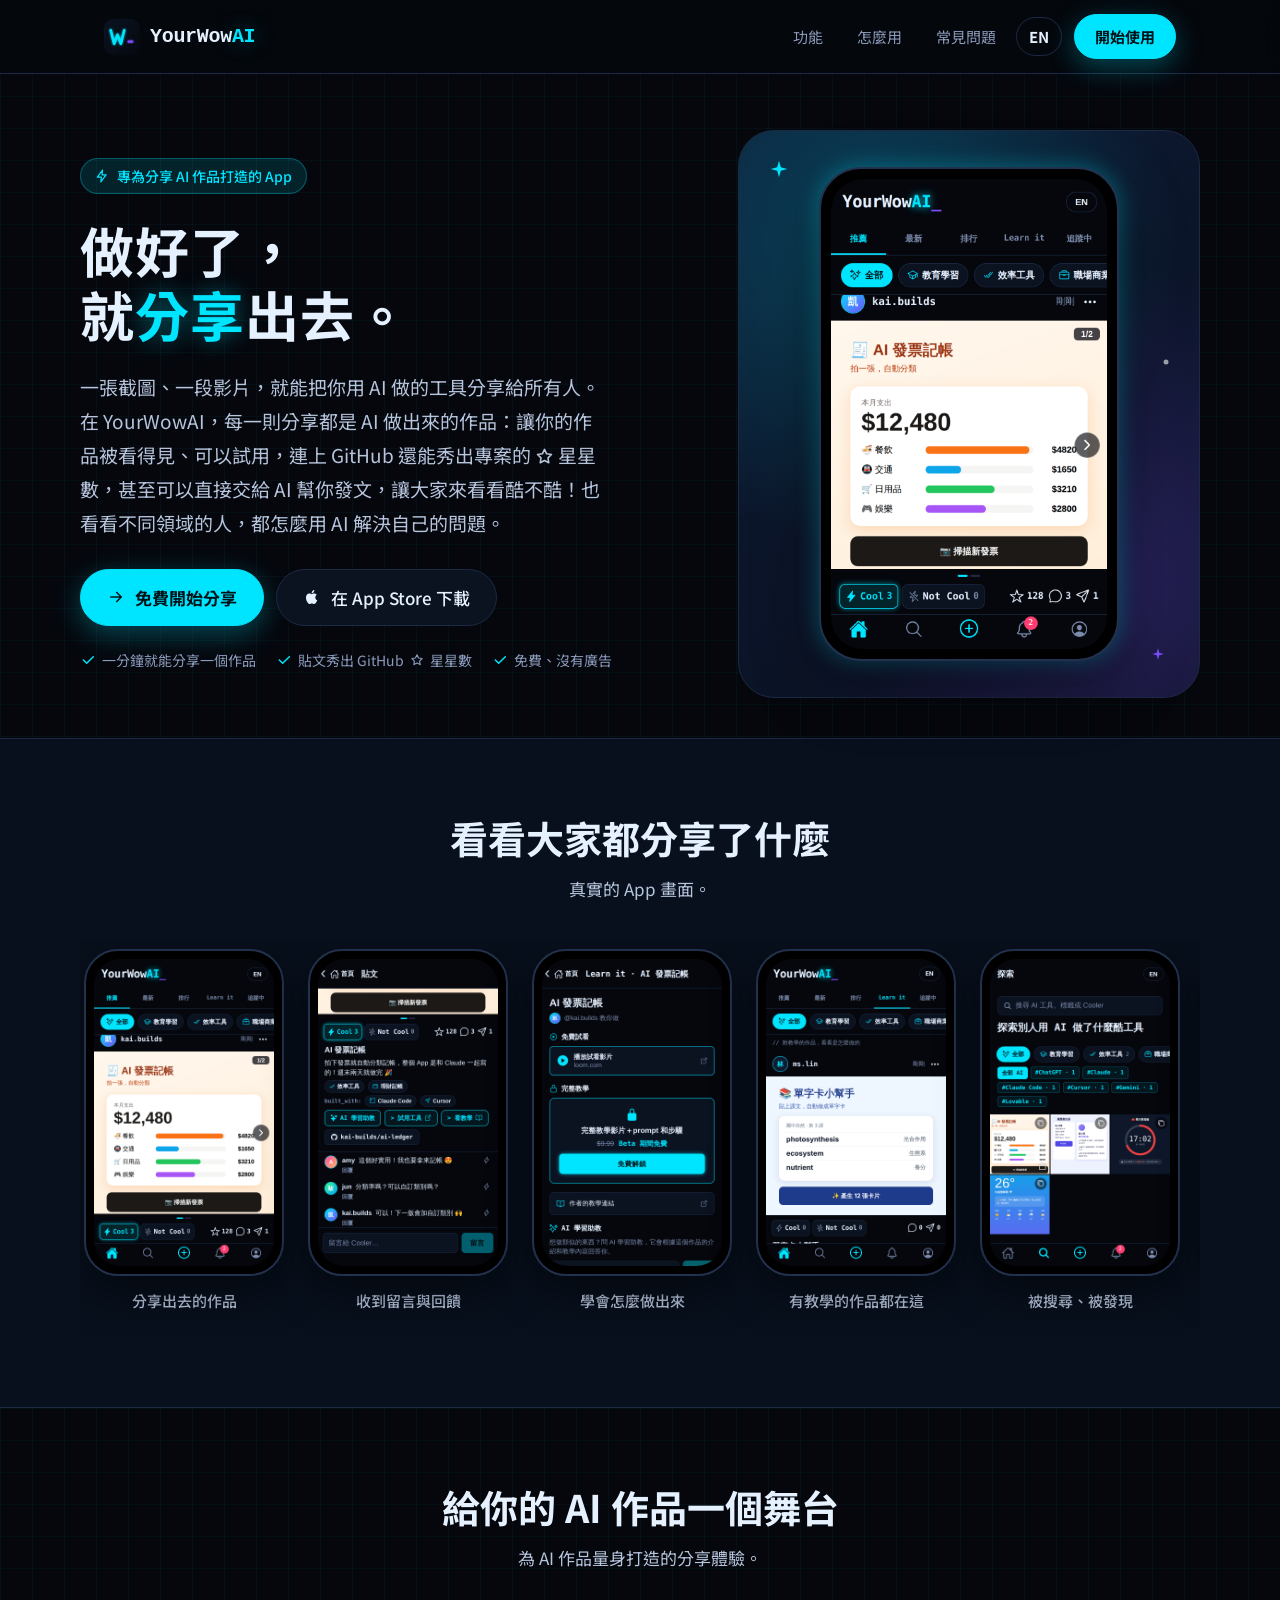
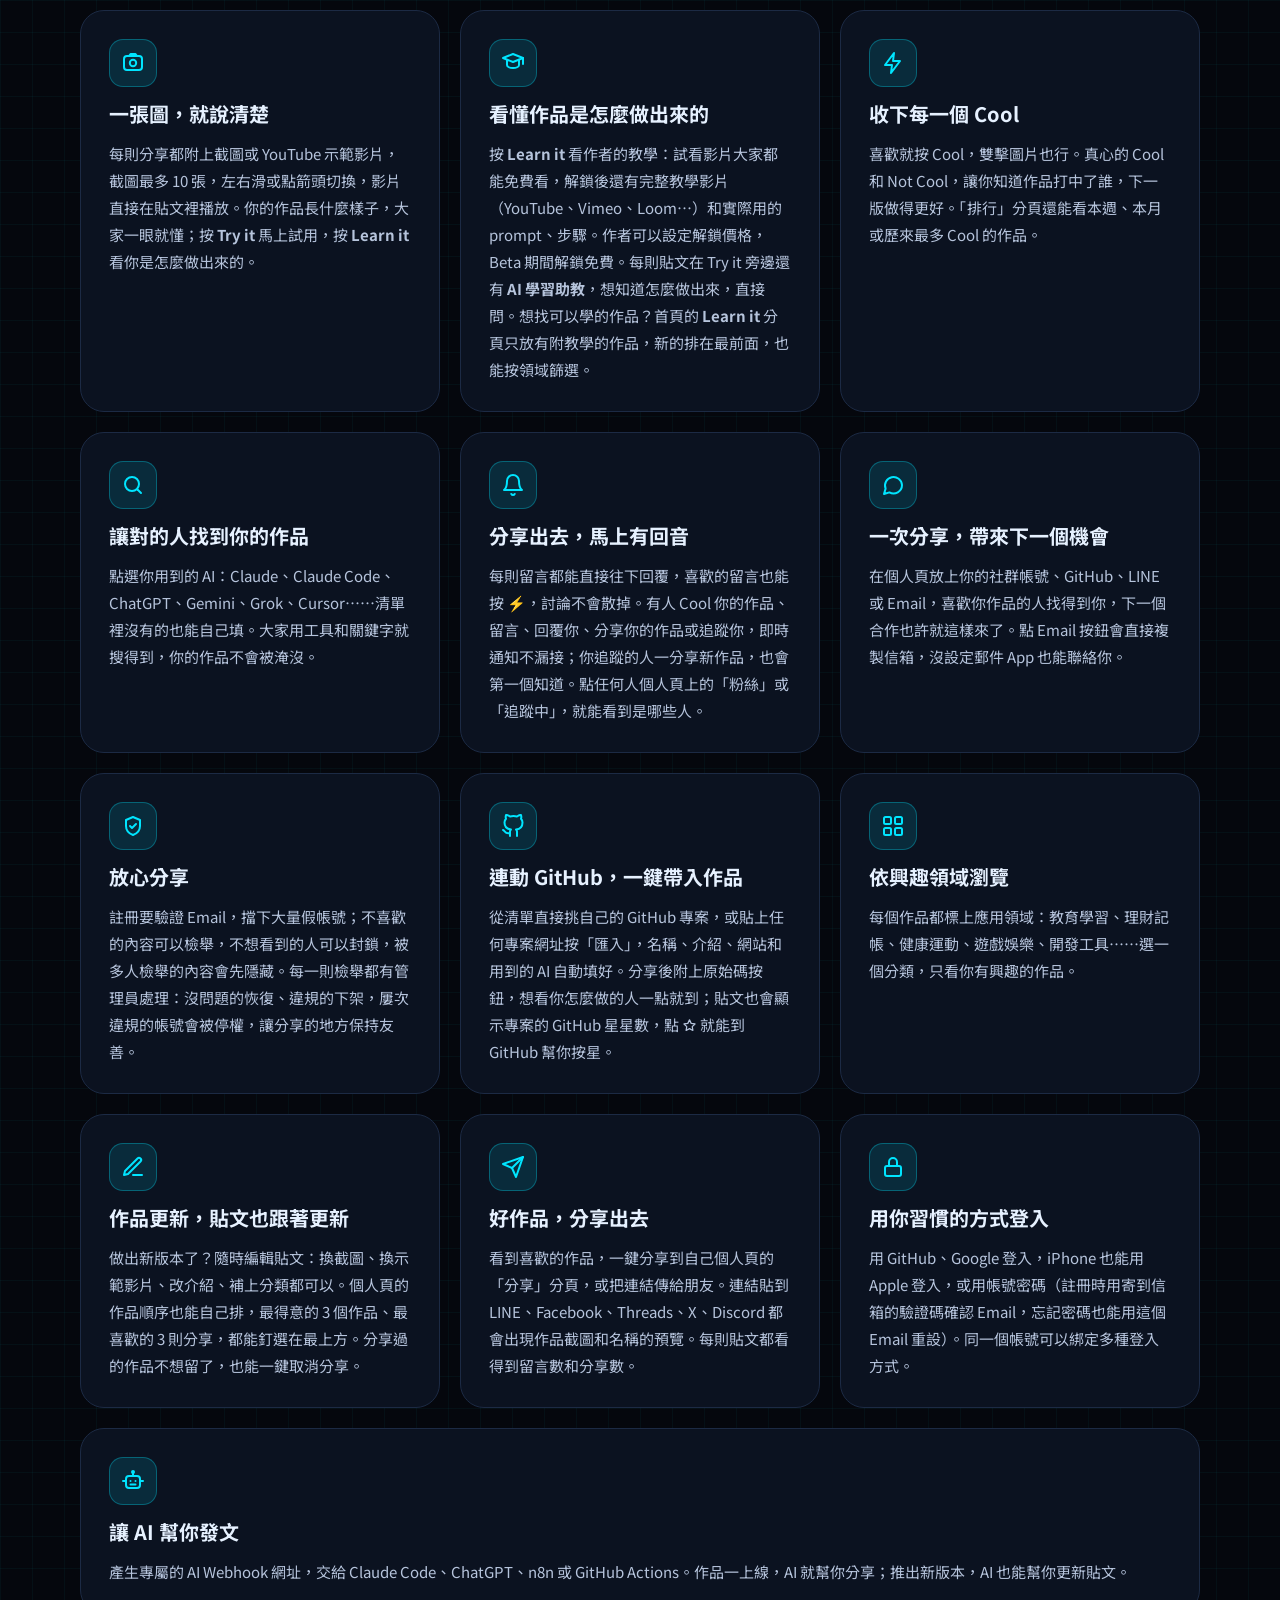
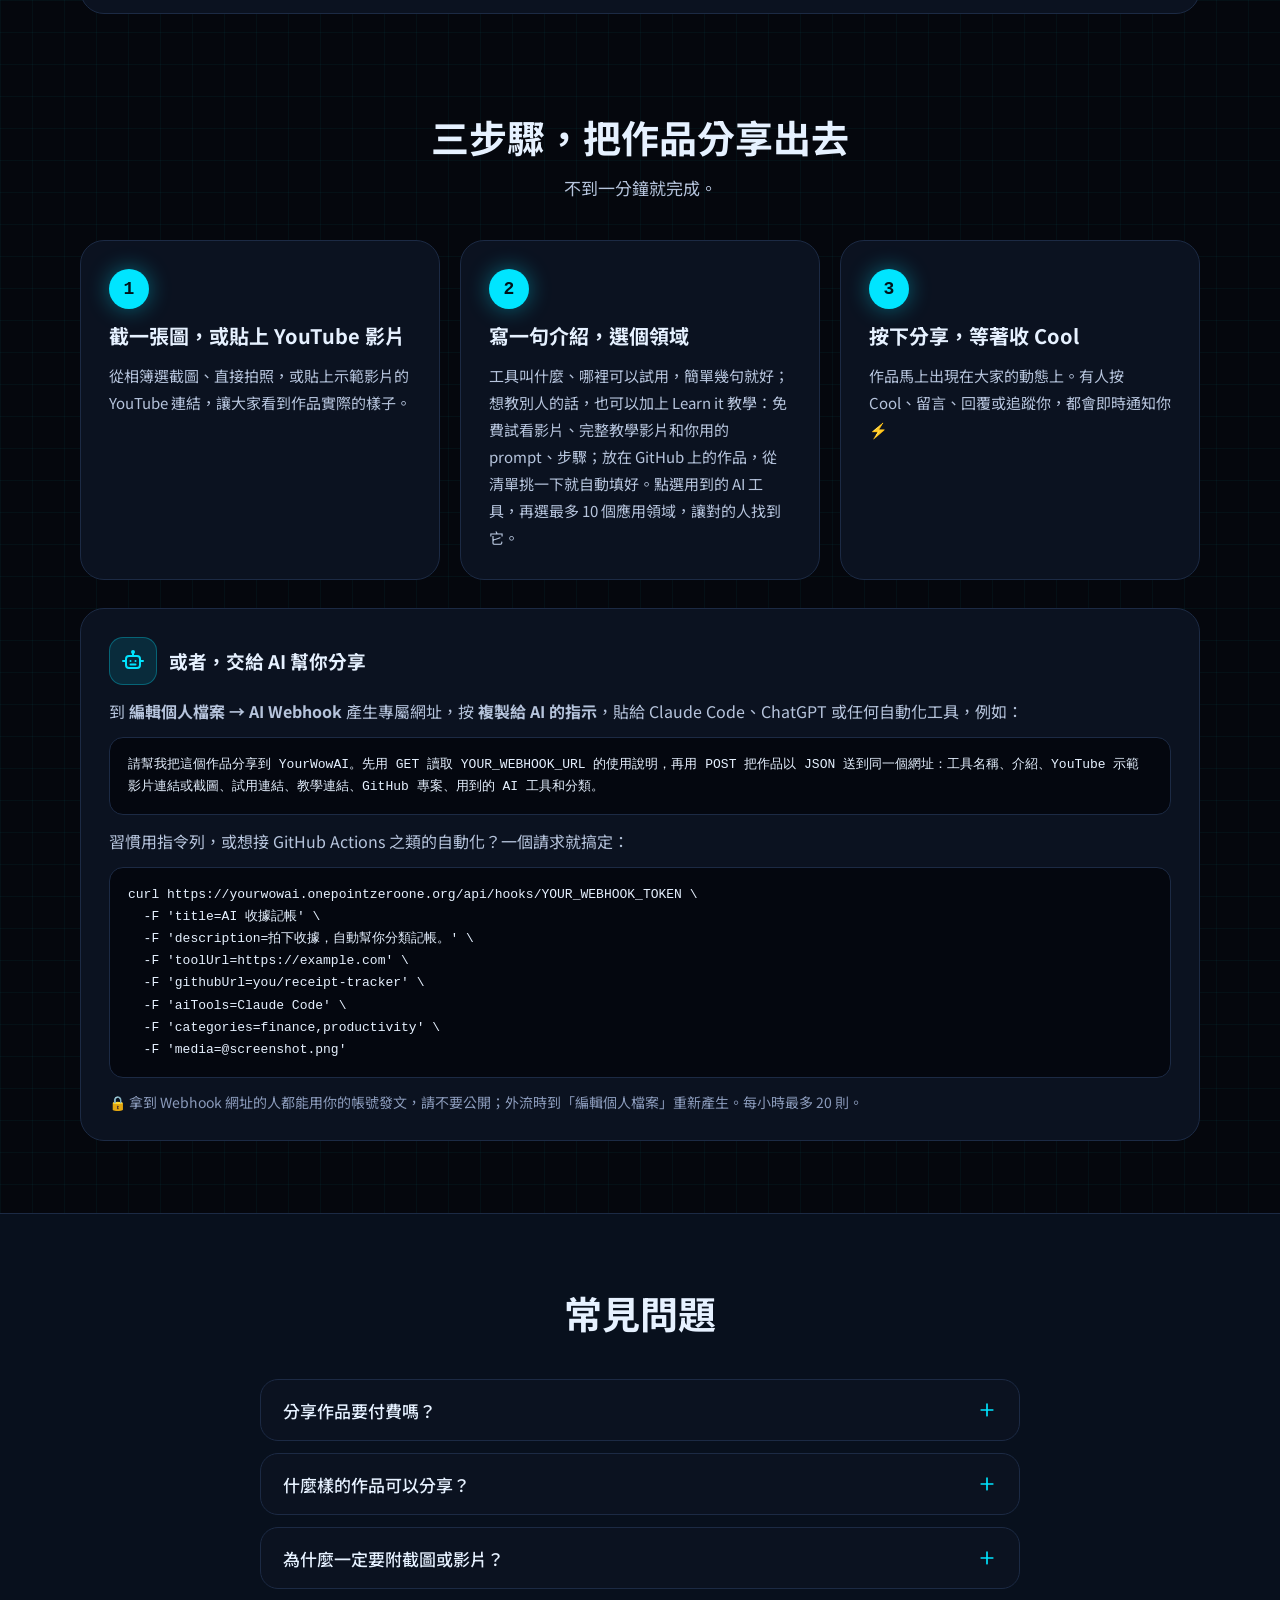
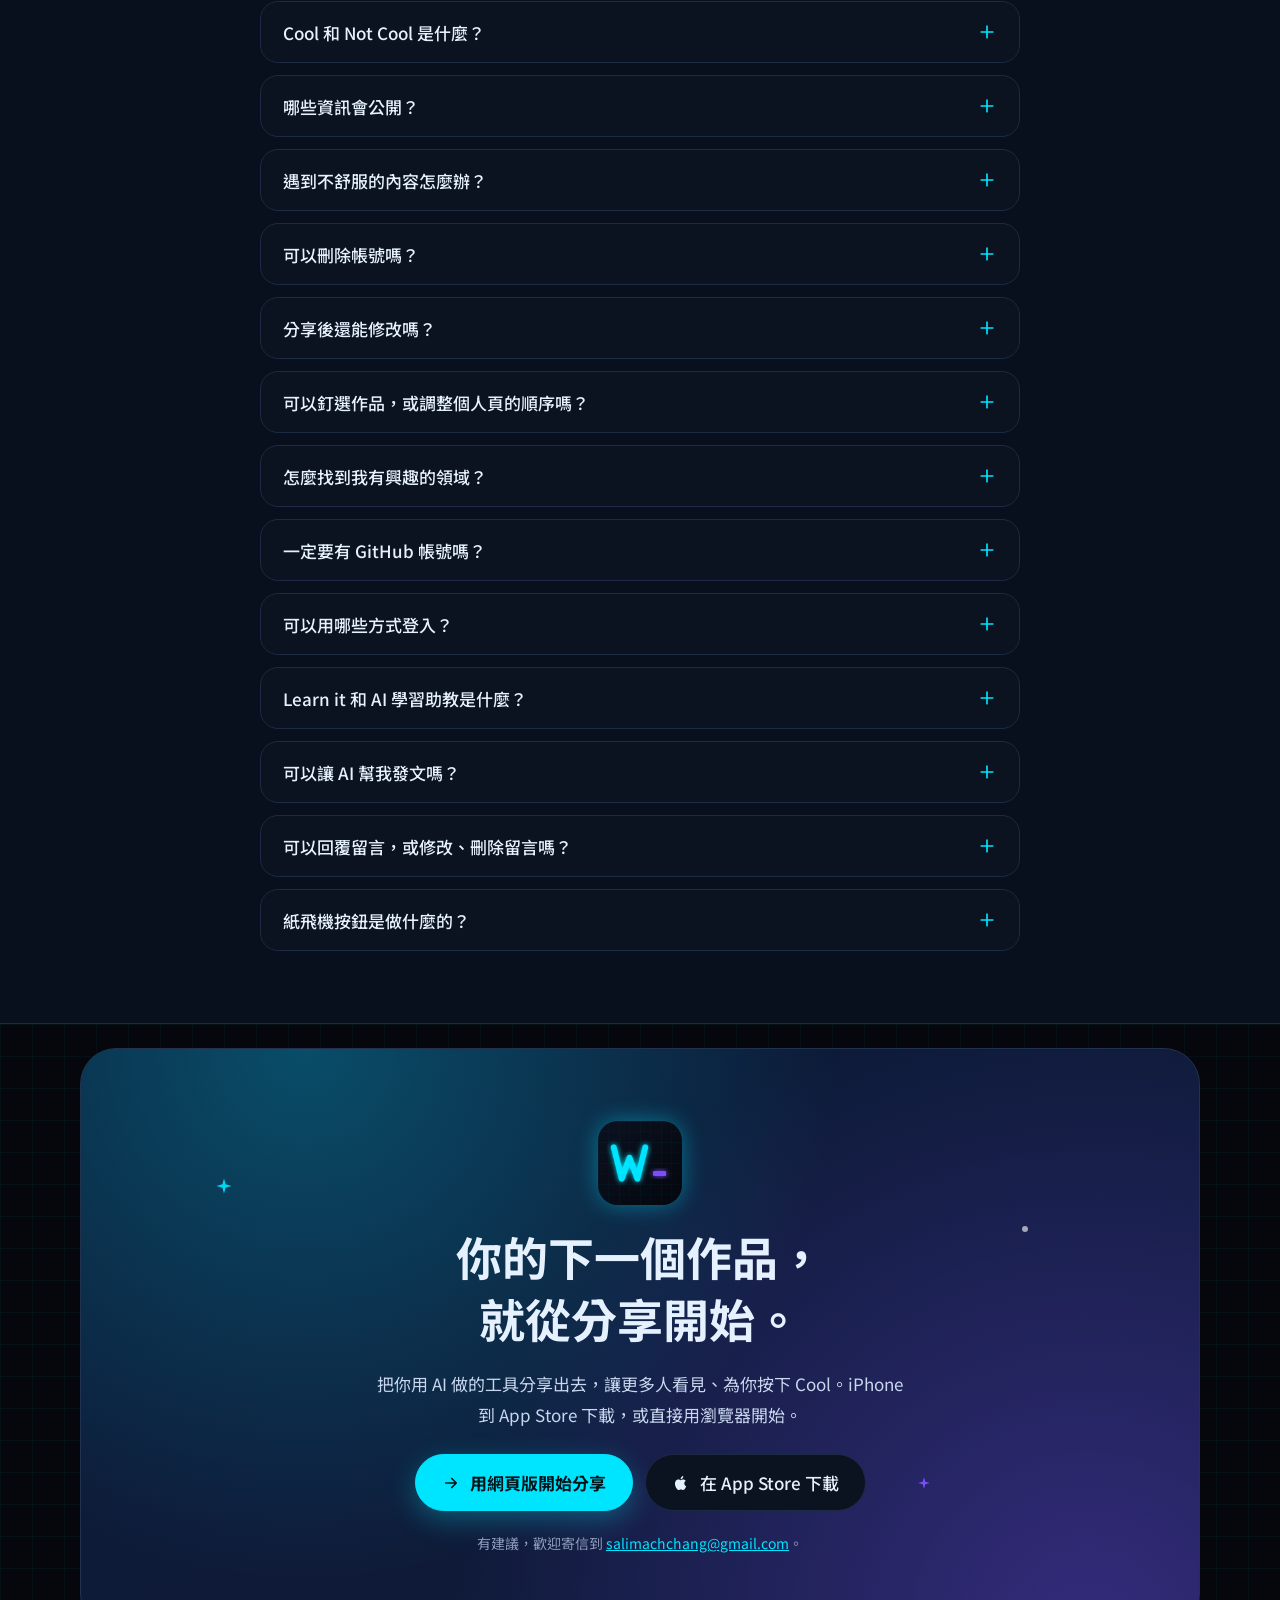
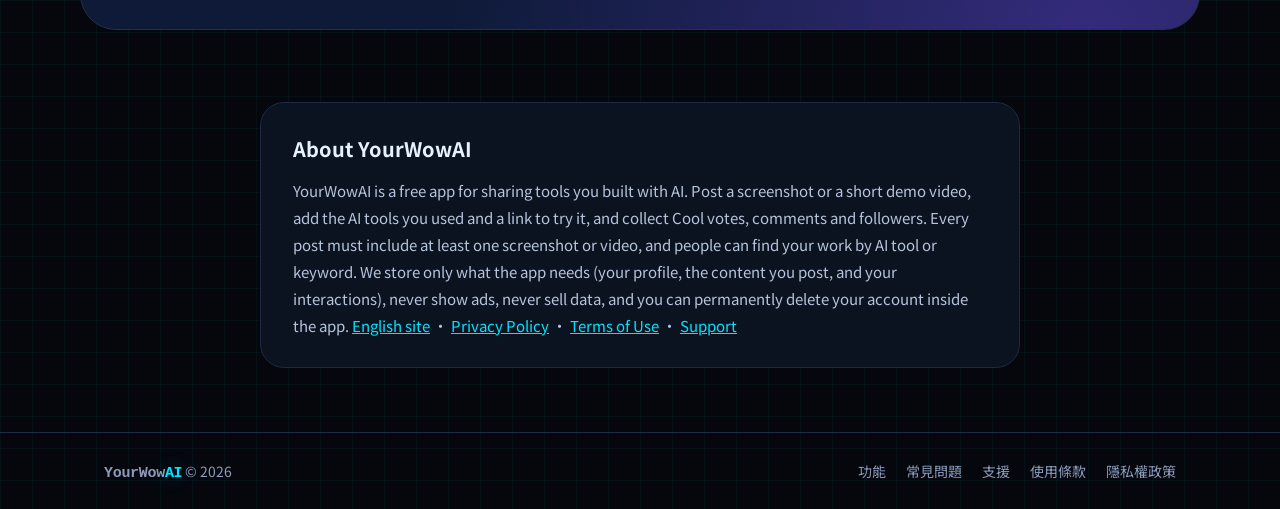
<file: zh/index.html>
<!doctype html>
<html lang="zh-Hant">
<head>
<meta charset="utf-8">
<meta name="viewport" content="width=device-width, initial-scale=1">
<meta name="apple-itunes-app" content="app-id=6827693799">
<title>YourWowAI｜做好了，就分享出去</title>
<meta name="description" content="做了一個 AI 工具？附上一張截圖、一段影片，就能分享給所有人，讓更多人看見、為你按下 Cool。YourWowAI：專門分享 AI 作品的 App。">
<meta property="og:title" content="YourWowAI｜做好了，就分享出去">
<meta property="og:description" content="附上一張截圖、一段影片，把你用 AI 做的工具分享出去，讓更多人看見、為你按下 Cool。">
<meta property="og:type" content="website">
<meta property="og:image" content="../assets/apple-touch-icon.png">
<meta name="theme-color" content="#05070d">
<link rel="canonical" href="https://101academyforyou.github.io/YourWowAI/zh/">
<link rel="alternate" hreflang="en" href="https://101academyforyou.github.io/YourWowAI/">
<link rel="alternate" hreflang="zh-Hant" href="https://101academyforyou.github.io/YourWowAI/zh/">
<link rel="icon" href="../assets/icon.svg" type="image/svg+xml">
<link rel="apple-touch-icon" href="../assets/apple-touch-icon.png">
<link rel="preconnect" href="https://fonts.googleapis.com">
<link rel="preconnect" href="https://fonts.gstatic.com" crossorigin>
<link rel="stylesheet" href="https://fonts.googleapis.com/css2?family=Noto+Sans+TC:wght@400;500;700&amp;display=swap">
<link rel="stylesheet" href="../style.css?v=20261027">
</head>
<body>
<div class="page">

<!-- 導覽列 -->
<header class="site-header">
  <nav class="site-nav" aria-label="主選單">
    <a class="brand" href="#top"><img src="../assets/icon.svg" alt="" width="36" height="36"><span class="brand-name">YourWow<b>AI</b></span></a>
    <div class="nav-actions">
      <a class="nav-link" href="#features">功能</a>
      <a class="nav-link" href="#how">怎麼用</a>
      <a class="nav-link" href="#faq">常見問題</a>
      <a class="nav-link lang-link" href="../" hreflang="en" lang="en">EN</a>
      <a class="btn btn-primary btn-sm" href="https://yourwowai.onepointzeroone.org/?lang=zh">開始使用</a>
    </div>
  </nav>
</header>

<!-- 主視覺 -->
<section id="top" class="hero">
  <div class="container">
    <div class="hero-copy">
      <div class="pill">
        <svg width="14" height="14" viewBox="0 0 24 24" fill="none" stroke="currentColor" stroke-width="2" stroke-linecap="round" stroke-linejoin="round" aria-hidden="true"><path d="M13 2 4 14h7l-1 8 9-12h-7z"></path></svg>
        專為分享 AI 作品打造的 App
      </div>
      <h1>做好了，<br>就<em>分享</em>出去。</h1>
      <p class="hero-lead">一張截圖、一段影片，就能把你用 AI 做的工具分享給所有人。在 YourWowAI，每一則分享都是 AI 做出來的作品：讓你的作品被看得見、可以試用，連上 GitHub 還能秀出專案的 <svg class="inline-star" width="1em" height="1em" style="width:1em;height:1em;vertical-align:-0.14em;flex:none" viewBox="0 0 24 24" fill="none" stroke="currentColor" stroke-width="2" stroke-linejoin="round" aria-hidden="true"><path d="M12 3l2.7 5.6 6.1.9-4.4 4.3 1 6.1L12 17l-5.4 2.9 1-6.1-4.4-4.3 6.1-.9z"></path></svg> 星星數，甚至可以直接交給 AI 幫你發文，讓大家來看看酷不酷！也看看不同領域的人，都怎麼用 AI 解決自己的問題。</p>
      <div class="cta-row">
        <a class="btn btn-primary" href="https://yourwowai.onepointzeroone.org/?lang=zh">
          <svg width="18" height="18" viewBox="0 0 24 24" fill="none" stroke="currentColor" stroke-width="2.2" stroke-linecap="round" stroke-linejoin="round" aria-hidden="true"><path d="M5 12h14M13 6l6 6-6 6"></path></svg>
          免費開始分享
        </a>
        <a class="btn" href="https://apps.apple.com/app/yourwowai/id6827693799">
          <svg width="18" height="18" viewBox="0 0 24 24" fill="currentColor" aria-hidden="true"><path d="M16.4 12.6c0-2.3 1.9-3.4 2-3.5-1.1-1.6-2.8-1.8-3.4-1.8-1.4-.1-2.8.9-3.5.9s-1.8-.9-3-.8c-1.5 0-3 .9-3.8 2.3-1.6 2.8-.4 7 1.2 9.3.8 1.1 1.7 2.4 2.9 2.3 1.2 0 1.6-.7 3-.7s1.8.7 3 .7c1.3 0 2.1-1.1 2.8-2.3.9-1.3 1.3-2.6 1.3-2.7 0 0-2.5-1-2.5-3.7zM14.1 5.8c.6-.8 1.1-1.9 1-3-.9 0-2.1.6-2.7 1.4-.6.7-1.1 1.8-1 2.9 1 .1 2.1-.5 2.7-1.3z"></path></svg>
          在 App Store 下載
        </a>
      </div>
      <div class="checks">
        <span><svg width="16" height="16" viewBox="0 0 24 24" fill="none" stroke="#00e5ff" stroke-width="2.2" stroke-linecap="round" stroke-linejoin="round" aria-hidden="true"><path d="M5 12l5 5L20 7"></path></svg>一分鐘就能分享一個作品</span>
        <span><svg width="16" height="16" viewBox="0 0 24 24" fill="none" stroke="#00e5ff" stroke-width="2.2" stroke-linecap="round" stroke-linejoin="round" aria-hidden="true"><path d="M5 12l5 5L20 7"></path></svg><span>貼文秀出 GitHub <svg class="inline-star" width="1em" height="1em" style="width:1em;height:1em;vertical-align:-0.14em;flex:none" viewBox="0 0 24 24" fill="none" stroke="currentColor" stroke-width="2" stroke-linejoin="round" aria-hidden="true"><path d="M12 3l2.7 5.6 6.1.9-4.4 4.3 1 6.1L12 17l-5.4 2.9 1-6.1-4.4-4.3 6.1-.9z"></path></svg> 星星數</span></span>
        <span><svg width="16" height="16" viewBox="0 0 24 24" fill="none" stroke="#00e5ff" stroke-width="2.2" stroke-linecap="round" stroke-linejoin="round" aria-hidden="true"><path d="M5 12l5 5L20 7"></path></svg>免費、沒有廣告</span>
      </div>
      <p class="live-stats is-loading" data-live-stats><span class="live-dot" aria-hidden="true"></span><span>已有 <b data-stat="users">0</b> 位 <b>AI 創作者</b> 加入 · 分享了 <b data-stat="posts">0</b> 個 <b>作品</b></span></p>
    </div>

    <div class="hero-visual">
      <svg class="sparkle" width="20" height="20" viewBox="0 0 24 24" aria-hidden="true" style="top: 28px; left: 30px;"><path d="M12 2l2.2 7.8L22 12l-7.8 2.2L12 22l-2.2-7.8L2 12l7.8-2.2z" fill="#00e5ff"></path></svg>
      <svg class="sparkle" width="14" height="14" viewBox="0 0 24 24" aria-hidden="true" style="bottom: 36px; right: 34px;"><path d="M12 2l2.2 7.8L22 12l-7.8 2.2L12 22l-2.2-7.8L2 12l7.8-2.2z" fill="#7c4dff"></path></svg>
      <svg class="sparkle" width="10" height="10" viewBox="0 0 24 24" aria-hidden="true" style="top: 40%; right: 28px;"><circle cx="12" cy="12" r="6" fill="#ffffff" opacity="0.6"></circle></svg>
      <div class="phone">
        <img src="../assets/screens/feed.png?v=20261104" width="780" height="1328" alt="YourWowAI 動態牆：阿凱分享的「AI 發票記帳」，下方有 Cool 和 Not Cool 按鈕">
      </div>
    </div>
  </div>
</section>

<!-- 實際畫面 -->
<section class="section-alt" aria-labelledby="screens-title">
  <div class="container">
    <div class="section-head">
      <h2 id="screens-title">看看大家都分享了什麼</h2>
      <p>真實的 App 畫面。</p>
    </div>
    <div class="gallery" tabindex="0" aria-label="App 畫面截圖，可以左右捲動">
      <figure><div class="phone"><img src="../assets/screens/feed.png?v=20261104" width="780" height="1328" loading="lazy" alt="動態牆與 Cool 按鈕"></div><figcaption>分享出去的作品</figcaption></figure>
      <figure><div class="phone"><img src="../assets/screens/post.png?v=20261030" width="780" height="1328" loading="lazy" alt="貼文頁：AI 工具標籤、AI 學習助教、試用工具與看教學按鈕、GitHub 星星數與留言"></div><figcaption>收到留言與回饋</figcaption></figure>
      <figure><div class="phone"><img src="../assets/screens/learn.png?v=20261030" width="780" height="1328" loading="lazy" alt="Learn it 教學頁：免費試看影片、Beta 期間免費解鎖的完整教學與 AI 學習助教"></div><figcaption>學會怎麼做出來</figcaption></figure>
      <figure><div class="phone"><img src="../assets/screens/learn-tab.png?v=20261104" width="780" height="1328" loading="lazy" alt="首頁的 Learn it 分頁：只列出有附教學的作品，可以按領域篩選"></div><figcaption>有教學的作品都在這</figcaption></figure>
      <figure><div class="phone"><img src="../assets/screens/explore.png?v=20261030" width="780" height="1328" loading="lazy" alt="探索頁：搜尋框、AI 工具標籤與作品九宮格"></div><figcaption>被搜尋、被發現</figcaption></figure>
      <figure><div class="phone"><img src="../assets/screens/notifications.png?v=20261030" width="780" height="1328" loading="lazy" alt="通知頁：留言、Cool、追蹤通知"></div><figcaption>收到 Cool 的通知</figcaption></figure>
      <figure><div class="phone"><img src="../assets/screens/profile.png?v=20261030" width="780" height="1328" loading="lazy" alt="個人頁：大頭貼、自我介紹與聯繫我按鈕"></div><figcaption>你的作品集</figcaption></figure>
    </div>
  </div>
</section>

<!-- 功能 -->
<section id="features" class="section" style="padding-top: 72px;">
  <div class="container">
    <div class="section-head">
      <h2>給你的 AI 作品一個舞台</h2>
      <p>為 AI 作品量身打造的分享體驗。</p>
    </div>
    <div class="grid">
      <div class="card">
        <div class="icon-box"><svg width="24" height="24" viewBox="0 0 24 24" fill="none" stroke="#00e5ff" stroke-width="2" stroke-linecap="round" stroke-linejoin="round" aria-hidden="true"><rect x="3" y="5" width="18" height="14" rx="3"></rect><circle cx="12" cy="12" r="3.2"></circle><path d="M8 5l1.5-2h5L16 5"></path></svg></div>
        <h3>一張圖，就說清楚</h3>
        <p>每則分享都附上截圖或 YouTube 示範影片，截圖最多 10 張，左右滑或點箭頭切換，影片直接在貼文裡播放。你的作品長什麼樣子，大家一眼就懂；按 <strong>Try it</strong> 馬上試用，按 <strong>Learn it</strong> 看你是怎麼做出來的。</p>
      </div>
      <div class="card">
        <div class="icon-box"><svg width="24" height="24" viewBox="0 0 24 24" fill="none" stroke="#00e5ff" stroke-width="2" stroke-linecap="round" stroke-linejoin="round" aria-hidden="true"><path d="M2 7l10-4 10 4-10 4z"></path><path d="M6 9v5c0 1.7 2.7 3 6 3s6-1.3 6-3V9"></path><path d="M22 7v6"></path></svg></div>
        <h3>看懂作品是怎麼做出來的</h3>
        <p>按 <strong>Learn it</strong> 看作者的教學：試看影片大家都能免費看，解鎖後還有完整教學影片（YouTube、Vimeo、Loom…）和實際用的 prompt、步驟。作者可以設定解鎖價格，Beta 期間解鎖免費。每則貼文在 Try it 旁邊還有 <strong>AI 學習助教</strong>，想知道怎麼做出來，直接問。想找可以學的作品？首頁的 <strong>Learn it</strong> 分頁只放有附教學的作品，新的排在最前面，也能按領域篩選。</p>
      </div>
      <div class="card">
        <div class="icon-box"><svg width="24" height="24" viewBox="0 0 24 24" fill="none" stroke="#00e5ff" stroke-width="2" stroke-linecap="round" stroke-linejoin="round" aria-hidden="true"><path d="M13 2 4 14h7l-1 8 9-12h-7z"></path></svg></div>
        <h3>收下每一個 Cool</h3>
        <p>喜歡就按 Cool，雙擊圖片也行。真心的 Cool 和 Not Cool，讓你知道作品打中了誰，下一版做得更好。「排行」分頁還能看本週、本月或歷來最多 Cool 的作品。</p>
      </div>
      <div class="card">
        <div class="icon-box"><svg width="24" height="24" viewBox="0 0 24 24" fill="none" stroke="#00e5ff" stroke-width="2" stroke-linecap="round" aria-hidden="true"><circle cx="11" cy="11" r="7"></circle><path d="M20 20l-3.5-3.5"></path></svg></div>
        <h3>讓對的人找到你的作品</h3>
        <p>點選你用到的 AI：Claude、Claude Code、ChatGPT、Gemini、Grok、Cursor……清單裡沒有的也能自己填。大家用工具和關鍵字就搜得到，你的作品不會被淹沒。</p>
      </div>
      <div class="card">
        <div class="icon-box"><svg width="24" height="24" viewBox="0 0 24 24" fill="none" stroke="#00e5ff" stroke-width="2" stroke-linecap="round" stroke-linejoin="round" aria-hidden="true"><path d="M6 8a6 6 0 0 1 12 0c0 7 3 9 3 9H3s3-2 3-9"></path><path d="M10.3 21a1.94 1.94 0 0 0 3.4 0"></path></svg></div>
        <h3>分享出去，馬上有回音</h3>
        <p>每則留言都能直接往下回覆，喜歡的留言也能按 ⚡，討論不會散掉。有人 Cool 你的作品、留言、回覆你、分享你的作品或追蹤你，即時通知不漏接；你追蹤的人一分享新作品，也會第一個知道。點任何人個人頁上的「粉絲」或「追蹤中」，就能看到是哪些人。</p>
      </div>
      <div class="card">
        <div class="icon-box"><svg width="24" height="24" viewBox="0 0 24 24" fill="none" stroke="#00e5ff" stroke-width="2" stroke-linecap="round" stroke-linejoin="round" aria-hidden="true"><path d="M21 12a8.5 8.5 0 0 1-12.6 7.4L3 21l1.6-5.4A8.5 8.5 0 1 1 21 12z"></path></svg></div>
        <h3>一次分享，帶來下一個機會</h3>
        <p>在個人頁放上你的社群帳號、GitHub、LINE 或 Email，喜歡你作品的人找得到你，下一個合作也許就這樣來了。點 Email 按鈕會直接複製信箱，沒設定郵件 App 也能聯絡你。</p>
      </div>
      <div class="card">
        <div class="icon-box"><svg width="24" height="24" viewBox="0 0 24 24" fill="none" stroke="#00e5ff" stroke-width="2" stroke-linecap="round" stroke-linejoin="round" aria-hidden="true"><path d="M12 3l7 3v6c0 4.5-3 7.5-7 9-4-1.5-7-4.5-7-9V6z"></path><path d="M9 12l2 2 4-4"></path></svg></div>
        <h3>放心分享</h3>
        <p>註冊要驗證 Email，擋下大量假帳號；不喜歡的內容可以檢舉，不想看到的人可以封鎖，被多人檢舉的內容會先隱藏。每一則檢舉都有管理員處理：沒問題的恢復、違規的下架，屢次違規的帳號會被停權，讓分享的地方保持友善。</p>
      </div>
      <div class="card">
        <div class="icon-box"><svg width="24" height="24" viewBox="0 0 24 24" fill="none" stroke="#00e5ff" stroke-width="2" stroke-linecap="round" stroke-linejoin="round" aria-hidden="true"><path d="M9 19c-5 1.5-5-2.5-7-3m14 6v-3.87a3.37 3.37 0 0 0-.94-2.61c3.14-.35 6.44-1.54 6.44-7A5.44 5.44 0 0 0 20 4.77 5.07 5.07 0 0 0 19.91 1S18.73.65 16 2.48a13.38 13.38 0 0 0-7 0C6.27.65 5.09 1 5.09 1A5.07 5.07 0 0 0 5 4.77a5.44 5.44 0 0 0-1.5 3.78c0 5.42 3.3 6.61 6.44 7A3.37 3.37 0 0 0 9 18.13V22"></path></svg></div>
        <h3>連動 GitHub，一鍵帶入作品</h3>
        <p>從清單直接挑自己的 GitHub 專案，或貼上任何專案網址按「匯入」，名稱、介紹、網站和用到的 AI 自動填好。分享後附上原始碼按鈕，想看你怎麼做的人一點就到；貼文也會顯示專案的 GitHub 星星數，點 <svg class="inline-star" width="1em" height="1em" style="width:1em;height:1em;vertical-align:-0.14em;flex:none" viewBox="0 0 24 24" fill="none" stroke="currentColor" stroke-width="2" stroke-linejoin="round" aria-hidden="true"><path d="M12 3l2.7 5.6 6.1.9-4.4 4.3 1 6.1L12 17l-5.4 2.9 1-6.1-4.4-4.3 6.1-.9z"></path></svg> 就能到 GitHub 幫你按星。</p>
      </div>
      <div class="card">
        <div class="icon-box"><svg width="24" height="24" viewBox="0 0 24 24" fill="none" stroke="#00e5ff" stroke-width="2" stroke-linecap="round" stroke-linejoin="round" aria-hidden="true"><rect x="3" y="3" width="7" height="7" rx="1.5"></rect><rect x="14" y="3" width="7" height="7" rx="1.5"></rect><rect x="3" y="14" width="7" height="7" rx="1.5"></rect><rect x="14" y="14" width="7" height="7" rx="1.5"></rect></svg></div>
        <h3>依興趣領域瀏覽</h3>
        <p>每個作品都標上應用領域：教育學習、理財記帳、健康運動、遊戲娛樂、開發工具……選一個分類，只看你有興趣的作品。</p>
      </div>
      <div class="card">
        <div class="icon-box"><svg width="24" height="24" viewBox="0 0 24 24" fill="none" stroke="#00e5ff" stroke-width="2" stroke-linecap="round" stroke-linejoin="round" aria-hidden="true"><path d="M12 20h9"></path><path d="M16.5 3.5a2.1 2.1 0 0 1 3 3L7 19l-4 1 1-4z"></path></svg></div>
        <h3>作品更新，貼文也跟著更新</h3>
        <p>做出新版本了？隨時編輯貼文：換截圖、換示範影片、改介紹、補上分類都可以。個人頁的作品順序也能自己排，最得意的 3 個作品、最喜歡的 3 則分享，都能釘選在最上方。分享過的作品不想留了，也能一鍵取消分享。</p>
      </div>
      <div class="card">
        <div class="icon-box"><svg width="24" height="24" viewBox="0 0 24 24" fill="none" stroke="#00e5ff" stroke-width="2" stroke-linecap="round" stroke-linejoin="round" aria-hidden="true"><path d="M22 2 11 13"></path><path d="M22 2 15 22l-4-9-9-4z"></path></svg></div>
        <h3>好作品，分享出去</h3>
        <p>看到喜歡的作品，一鍵分享到自己個人頁的「分享」分頁，或把連結傳給朋友。連結貼到 LINE、Facebook、Threads、X、Discord 都會出現作品截圖和名稱的預覽。每則貼文都看得到留言數和分享數。</p>
      </div>
      <div class="card">
        <div class="icon-box"><svg width="24" height="24" viewBox="0 0 24 24" fill="none" stroke="#00e5ff" stroke-width="2" stroke-linecap="round" stroke-linejoin="round" aria-hidden="true"><rect x="4" y="11" width="16" height="10" rx="2"></rect><path d="M8 11V7a4 4 0 0 1 8 0v4"></path></svg></div>
        <h3>用你習慣的方式登入</h3>
        <p>用 GitHub、Google 登入，iPhone 也能用 Apple 登入，或用帳號密碼（註冊時用寄到信箱的驗證碼確認 Email，忘記密碼也能用這個 Email 重設）。同一個帳號可以綁定多種登入方式。</p>
      </div>
      <div class="card">
        <div class="icon-box"><svg width="24" height="24" viewBox="0 0 24 24" fill="none" stroke="#00e5ff" stroke-width="2" stroke-linecap="round" stroke-linejoin="round" aria-hidden="true"><rect x="5" y="7" width="14" height="12" rx="3"></rect><path d="M12 3v4"></path><circle cx="12" cy="3" r="1"></circle><path d="M9.5 12h.01M14.5 12h.01"></path><path d="M9.5 15.5h5"></path><path d="M2 12h3M19 12h3"></path></svg></div>
        <h3>讓 AI 幫你發文</h3>
        <p>產生專屬的 AI Webhook 網址，交給 Claude Code、ChatGPT、n8n 或 GitHub Actions。作品一上線，AI 就幫你分享；推出新版本，AI 也能幫你更新貼文。</p>
      </div>
    </div>
  </div>
</section>

<!-- 怎麼用 -->
<section id="how" class="section" style="padding-top: 24px;">
  <div class="container">
    <div class="section-head">
      <h2>三步驟，把作品分享出去</h2>
      <p>不到一分鐘就完成。</p>
    </div>
    <div class="grid">
      <div class="card step">
        <span class="step-num">1</span>
        <h3>截一張圖，或貼上 YouTube 影片</h3>
        <p>從相簿選截圖、直接拍照，或貼上示範影片的 YouTube 連結，讓大家看到作品實際的樣子。</p>
      </div>
      <div class="card step">
        <span class="step-num">2</span>
        <h3>寫一句介紹，選個領域</h3>
        <p>工具叫什麼、哪裡可以試用，簡單幾句就好；想教別人的話，也可以加上 Learn it 教學：免費試看影片、完整教學影片和你用的 prompt、步驟；放在 GitHub 上的作品，從清單挑一下就自動填好。點選用到的 AI 工具，再選最多 10 個應用領域，讓對的人找到它。</p>
      </div>
      <div class="card step">
        <span class="step-num">3</span>
        <h3>按下分享，等著收 Cool</h3>
        <p>作品馬上出現在大家的動態上。有人按 Cool、留言、回覆或追蹤你，都會即時通知你 ⚡</p>
      </div>
    </div>

    <div class="ai-hook">
      <div class="ai-hook-head">
        <span class="icon-box" aria-hidden="true"><svg width="24" height="24" viewBox="0 0 24 24" fill="none" stroke="#00e5ff" stroke-width="2" stroke-linecap="round" stroke-linejoin="round"><rect x="5" y="7" width="14" height="12" rx="3"></rect><path d="M12 3v4"></path><circle cx="12" cy="3" r="1"></circle><path d="M9.5 12h.01M14.5 12h.01"></path><path d="M9.5 15.5h5"></path><path d="M2 12h3M19 12h3"></path></svg></span>
        <h3>或者，交給 AI 幫你分享</h3>
      </div>
      <p>到 <strong>編輯個人檔案 → AI Webhook</strong> 產生專屬網址，按 <strong>複製給 AI 的指示</strong>，貼給 Claude Code、ChatGPT 或任何自動化工具，例如：</p>
      <pre class="code-block"><code>請幫我把這個作品分享到 YourWowAI。先用 GET 讀取 YOUR_WEBHOOK_URL 的使用說明，再用 POST 把作品以 JSON 送到同一個網址：工具名稱、介紹、YouTube 示範影片連結或截圖、試用連結、教學連結、GitHub 專案、用到的 AI 工具和分類。</code></pre>
      <p>習慣用指令列，或想接 GitHub Actions 之類的自動化？一個請求就搞定：</p>
      <pre class="code-block code-scroll"><code>curl https://yourwowai.onepointzeroone.org/api/hooks/YOUR_WEBHOOK_TOKEN \
  -F 'title=AI 收據記帳' \
  -F 'description=拍下收據，自動幫你分類記帳。' \
  -F 'toolUrl=https://example.com' \
  -F 'githubUrl=you/receipt-tracker' \
  -F 'aiTools=Claude Code' \
  -F 'categories=finance,productivity' \
  -F 'media=@screenshot.png'</code></pre>
      <p class="ai-hook-note">🔒 拿到 Webhook 網址的人都能用你的帳號發文，請不要公開；外流時到「編輯個人檔案」重新產生。每小時最多 20 則。</p>
    </div>
  </div>
</section>

<!-- 常見問題 -->
<section id="faq" class="section-alt">
  <div class="container">
    <div class="section-head"><h2>常見問題</h2></div>
    <div class="faq">
      <details>
        <summary>分享作品要付費嗎？<svg class="faq-plus" width="20" height="20" viewBox="0 0 24 24" fill="none" stroke="#00e5ff" stroke-width="2" stroke-linecap="round" aria-hidden="true"><path d="M12 5v14M5 12h14"></path></svg></summary>
        <p>完全免費，也沒有廣告。作者可以替完整的 Learn it 教學設定解鎖價格，不過 Beta 期間解鎖都免費。</p>
      </details>
      <details>
        <summary>什麼樣的作品可以分享？<svg class="faq-plus" width="20" height="20" viewBox="0 0 24 24" fill="none" stroke="#00e5ff" stroke-width="2" stroke-linecap="round" aria-hidden="true"><path d="M12 5v14M5 12h14"></path></svg></summary>
        <p>只要是你用 AI 幫忙做出來的工具都可以：網站、App、瀏覽器擴充功能、自動化流程、小遊戲……附上畫面就能分享。</p>
      </details>
      <details>
        <summary>為什麼一定要附截圖或影片？<svg class="faq-plus" width="20" height="20" viewBox="0 0 24 24" fill="none" stroke="#00e5ff" stroke-width="2" stroke-linecap="round" aria-hidden="true"><path d="M12 5v14M5 12h14"></path></svg></summary>
        <p>YourWowAI 的精神是「讓作品被看見」。有畫面，大家才能一眼看懂你的工具在做什麼。截圖支援 JPG、PNG、GIF、WebP，iPhone 的照片格式也會自動轉好；示範影片請上傳到 YouTube，再貼上連結就好。</p>
      </details>
      <details>
        <summary>Cool 和 Not Cool 是什麼？<svg class="faq-plus" width="20" height="20" viewBox="0 0 24 24" fill="none" stroke="#00e5ff" stroke-width="2" stroke-linecap="round" aria-hidden="true"><path d="M12 5v14M5 12h14"></path></svg></summary>
        <p>取代愛心的兩個按鈕。每個人對每則作品只有一票，可以改票或再按一次取消。大家只看得到總數，看不到是誰按了 Not Cool。</p>
      </details>
      <details>
        <summary>哪些資訊會公開？<svg class="faq-plus" width="20" height="20" viewBox="0 0 24 24" fill="none" stroke="#00e5ff" stroke-width="2" stroke-linecap="round" aria-hidden="true"><path d="M12 5v14M5 12h14"></path></svg></summary>
        <p>帳號名稱、大頭貼、自我介紹、你分享的作品與留言，以及你自己選擇填寫的聯繫方式。你封鎖了誰、檢舉了什麼、按了哪則 Not Cool 都不會公開。詳見<a href="privacy.html">隱私權政策</a>。</p>
      </details>
      <details>
        <summary>遇到不舒服的內容怎麼辦？<svg class="faq-plus" width="20" height="20" viewBox="0 0 24 24" fill="none" stroke="#00e5ff" stroke-width="2" stroke-linecap="round" aria-hidden="true"><path d="M12 5v14M5 12h14"></path></svg></summary>
        <p>點貼文右上角的「⋯」就能檢舉或封鎖。檢舉後那則貼文不會再出現在你面前，我們會在 24 小時內處理。</p>
      </details>
      <details>
        <summary>可以刪除帳號嗎？<svg class="faq-plus" width="20" height="20" viewBox="0 0 24 24" fill="none" stroke="#00e5ff" stroke-width="2" stroke-linecap="round" aria-hidden="true"><path d="M12 5v14M5 12h14"></path></svg></summary>
        <p>可以。在「個人」→「編輯個人檔案」最下方就能永久刪除帳號，你的作品、留言和所有資料都會立即刪除。</p>
      </details>
      <details>
        <summary>分享後還能修改嗎？<svg class="faq-plus" width="20" height="20" viewBox="0 0 24 24" fill="none" stroke="#00e5ff" stroke-width="2" stroke-linecap="round" aria-hidden="true"><path d="M12 5v14M5 12h14"></path></svg></summary>
        <p>可以。在自己的貼文按「⋯」→「編輯貼文」，文字、連結、YouTube 影片、分類和截圖都能改。</p>
      </details>
      <details>
        <summary>可以釘選作品，或調整個人頁的順序嗎？<svg class="faq-plus" width="20" height="20" viewBox="0 0 24 24" fill="none" stroke="#00e5ff" stroke-width="2" stroke-linecap="round" aria-hidden="true"><path d="M12 5v14M5 12h14"></path></svg></summary>
        <p>可以。在個人頁按「<strong>排列</strong>」，用箭頭把作品上下左右移動，點釘選圖示把最多 3 則固定在最上方（「作品」和「分享」分頁都能釘選，各自最多 3 則），點複製圖示就能複製那則貼文的連結（平常每一格右上角也都有）。在「分享」分頁點 ✕ 就能取消分享，原作者的貼文不受影響。「作品」和「分享」兩個分頁各自排順序。也可以在自己的貼文按「⋯」→「釘選到個人頁」。來看你個人頁的人，第一眼就看到你最得意的作品。</p>
      </details>
      <details>
        <summary>怎麼找到我有興趣的領域？<svg class="faq-plus" width="20" height="20" viewBox="0 0 24 24" fill="none" stroke="#00e5ff" stroke-width="2" stroke-linecap="round" aria-hidden="true"><path d="M12 5v14M5 12h14"></path></svg></summary>
        <p>首頁和探索頁上方都有分類列，例如教育學習、理財記帳、遊戲娛樂。點貼文上的分類標籤，也能看到同類作品。</p>
      </details>
      <details>
        <summary>一定要有 GitHub 帳號嗎？<svg class="faq-plus" width="20" height="20" viewBox="0 0 24 24" fill="none" stroke="#00e5ff" stroke-width="2" stroke-linecap="round" aria-hidden="true"><path d="M12 5v14M5 12h14"></path></svg></summary>
        <p>不用，GitHub 是選填的。作品放在公開的 GitHub 專案裡的話，可以省下打字，貼文也會附上原始碼連結。用 GitHub 登入（或在「編輯個人檔案」綁定）後，分享時會直接列出你的公開專案讓你挑。</p>
      </details>
      <details>
        <summary>可以用哪些方式登入？<svg class="faq-plus" width="20" height="20" viewBox="0 0 24 24" fill="none" stroke="#00e5ff" stroke-width="2" stroke-linecap="round" aria-hidden="true"><path d="M12 5v14M5 12h14"></path></svg></summary>
        <p>網站和 App 都能用 GitHub、Google 登入，iPhone 還可以用 Apple 登入，也可以註冊帳號密碼。已經有帳號的人，可以到「編輯個人檔案 → 登入方式」綁定 GitHub 或 Google。</p>
      </details>
      <details>
        <summary>Learn it 和 AI 學習助教是什麼？<svg class="faq-plus" width="20" height="20" viewBox="0 0 24 24" fill="none" stroke="#00e5ff" stroke-width="2" stroke-linecap="round" aria-hidden="true"><path d="M12 5v14M5 12h14"></path></svg></summary>
        <p><strong>Learn it</strong> 讓大家看懂作品是怎麼做出來的。分享時可以加上免費試看影片、完整教學影片（任何連結都可以：YouTube、Vimeo、Loom、Google Drive…）和你用的 prompt、步驟，也能設定解鎖完整教學的價格。Beta 期間解鎖免費，你看得到有多少人解鎖。每則貼文都有 <strong>AI 學習助教</strong> 按鈕，可以直接問這個作品怎麼做；功能即將推出，現在會先把問題存下來，讓作者知道大家想學什麼。想一次看所有附教學的作品，打開首頁的 <strong>Learn it</strong> 分頁就好。</p>
      </details>
      <details>
        <summary>可以讓 AI 幫我發文嗎？<svg class="faq-plus" width="20" height="20" viewBox="0 0 24 24" fill="none" stroke="#00e5ff" stroke-width="2" stroke-linecap="round" aria-hidden="true"><path d="M12 5v14M5 12h14"></path></svg></summary>
        <p>可以。到「編輯個人檔案 → AI Webhook」產生專屬網址，按「複製給 AI 的指示」，貼給 Claude Code、ChatGPT 或任何自動化工具，它會讀取網址上的說明，幫你分享或更新貼文。拿到網址的人都能用你的帳號發文，請不要公開；你可以隨時重新產生或關閉，每個帳號每小時最多發 20 則。</p>
      </details>
      <details>
        <summary>可以回覆留言，或修改、刪除留言嗎？<svg class="faq-plus" width="20" height="20" viewBox="0 0 24 24" fill="none" stroke="#00e5ff" stroke-width="2" stroke-linecap="round" aria-hidden="true"><path d="M12 5v14M5 12h14"></path></svg></summary>
        <p>可以。點留言下方的「回覆」就能在同一串裡回覆，按 ⚡ 可以給那則留言一個 Cool。點自己留言旁的「⋯」就能編輯或刪除，改過的留言會標示「已編輯」。別人在你貼文下的留言，你也可以刪除。</p>
      </details>
      <details>
        <summary>紙飛機按鈕是做什麼的？<svg class="faq-plus" width="20" height="20" viewBox="0 0 24 24" fill="none" stroke="#00e5ff" stroke-width="2" stroke-linecap="round" aria-hidden="true"><path d="M12 5v14M5 12h14"></path></svg></summary>
        <p>選「分享到我的 YourWowAI」，作品會出現在你個人頁的「分享」分頁，原作者也會收到通知；選「分享連結」則可以傳到其他地方。</p>
      </details>
    </div>
  </div>
</section>

<!-- 下載 -->
<section id="install" class="install">
  <div class="install-box">
    <svg class="sparkle" width="18" height="18" viewBox="0 0 24 24" aria-hidden="true" style="top: 22%; left: 12%;"><path d="M12 2l2.2 7.8L22 12l-7.8 2.2L12 22l-2.2-7.8L2 12l7.8-2.2z" fill="#00e5ff" opacity="0.9"></path></svg>
    <svg class="sparkle" width="12" height="12" viewBox="0 0 24 24" aria-hidden="true" style="top: 30%; right: 15%;"><circle cx="12" cy="12" r="6" fill="#ffffff" opacity="0.6"></circle></svg>
    <svg class="sparkle" width="14" height="14" viewBox="0 0 24 24" aria-hidden="true" style="bottom: 24%; right: 24%;"><path d="M12 2l2.2 7.8L22 12l-7.8 2.2L12 22l-2.2-7.8L2 12l7.8-2.2z" fill="#7c4dff"></path></svg>
    <img class="app-icon" src="../assets/apple-touch-icon.png" alt="YourWowAI App 圖示" width="84" height="84">
    <h2>你的下一個作品，<br>就從分享開始。</h2>
    <p>把你用 AI 做的工具分享出去，讓更多人看見、為你按下 Cool。iPhone 到 App Store 下載，或直接用瀏覽器開始。</p>
    <p class="live-stats live-stats-center is-loading" data-live-stats><span class="live-dot" aria-hidden="true"></span><span>已有 <b data-stat="users">0</b> 位 <b>AI 創作者</b> 加入 · 分享了 <b data-stat="posts">0</b> 個 <b>作品</b></span></p>
    <div class="cta-row cta-center">
      <a class="btn btn-primary" href="https://yourwowai.onepointzeroone.org/?lang=zh">
        <svg width="18" height="18" viewBox="0 0 24 24" fill="none" stroke="currentColor" stroke-width="2.2" stroke-linecap="round" stroke-linejoin="round" aria-hidden="true"><path d="M5 12h14M13 6l6 6-6 6"></path></svg>
        用網頁版開始分享
      </a>
    <a class="btn" href="https://apps.apple.com/app/yourwowai/id6827693799">
      <svg width="18" height="18" viewBox="0 0 24 24" fill="currentColor" aria-hidden="true"><path d="M16.4 12.6c0-2.3 1.9-3.4 2-3.5-1.1-1.6-2.8-1.8-3.4-1.8-1.4-.1-2.8.9-3.5.9s-1.8-.9-3-.8c-1.5 0-3 .9-3.8 2.3-1.6 2.8-.4 7 1.2 9.3.8 1.1 1.7 2.4 2.9 2.3 1.2 0 1.6-.7 3-.7s1.8.7 3 .7c1.3 0 2.1-1.1 2.8-2.3.9-1.3 1.3-2.6 1.3-2.7 0 0-2.5-1-2.5-3.7zM14.1 5.8c.6-.8 1.1-1.9 1-3-.9 0-2.1.6-2.7 1.4-.6.7-1.1 1.8-1 2.9 1 .1 2.1-.5 2.7-1.3z"></path></svg>
      在 App Store 下載
    </a>
    </div>
    <p class="install-note">有建議，歡迎寄信到 <a href="mailto:salimachchang@gmail.com">salimachchang@gmail.com</a>。</p>
  </div>
</section>

<section id="about" class="about" lang="en">
  <div class="about-box">
    <h2>About YourWowAI</h2>
    <p>YourWowAI is a free app for sharing tools you built with AI. Post a screenshot or a short demo video, add the AI tools you used and a link to try it, and collect Cool votes, comments and followers. Every post must include at least one screenshot or video, and people can find your work by AI tool or keyword. We store only what the app needs (your profile, the content you post, and your interactions), never show ads, never sell data, and you can permanently delete your account inside the app. <a href="../">English site</a> · <a href="privacy.html">Privacy Policy</a> · <a href="terms.html">Terms of Use</a> · <a href="support.html">Support</a></p>
  </div>
</section>

<!-- 頁尾 -->
<footer class="site-footer">
  <div class="inner">
    <span><span class="brand-name" style="font-size: 15px;">YourWow<b>AI</b></span> © 2026</span>
    <div class="links">
      <a href="#features">功能</a>
      <a href="#faq">常見問題</a>
      <a href="support.html">支援</a>
      <a href="terms.html">使用條款</a>
      <a href="privacy.html">隱私權政策</a>
    </div>
  </div>
</footer>

</div>
<script src="../assets/live-stats.js" defer></script>
</body>
</html>
</file>
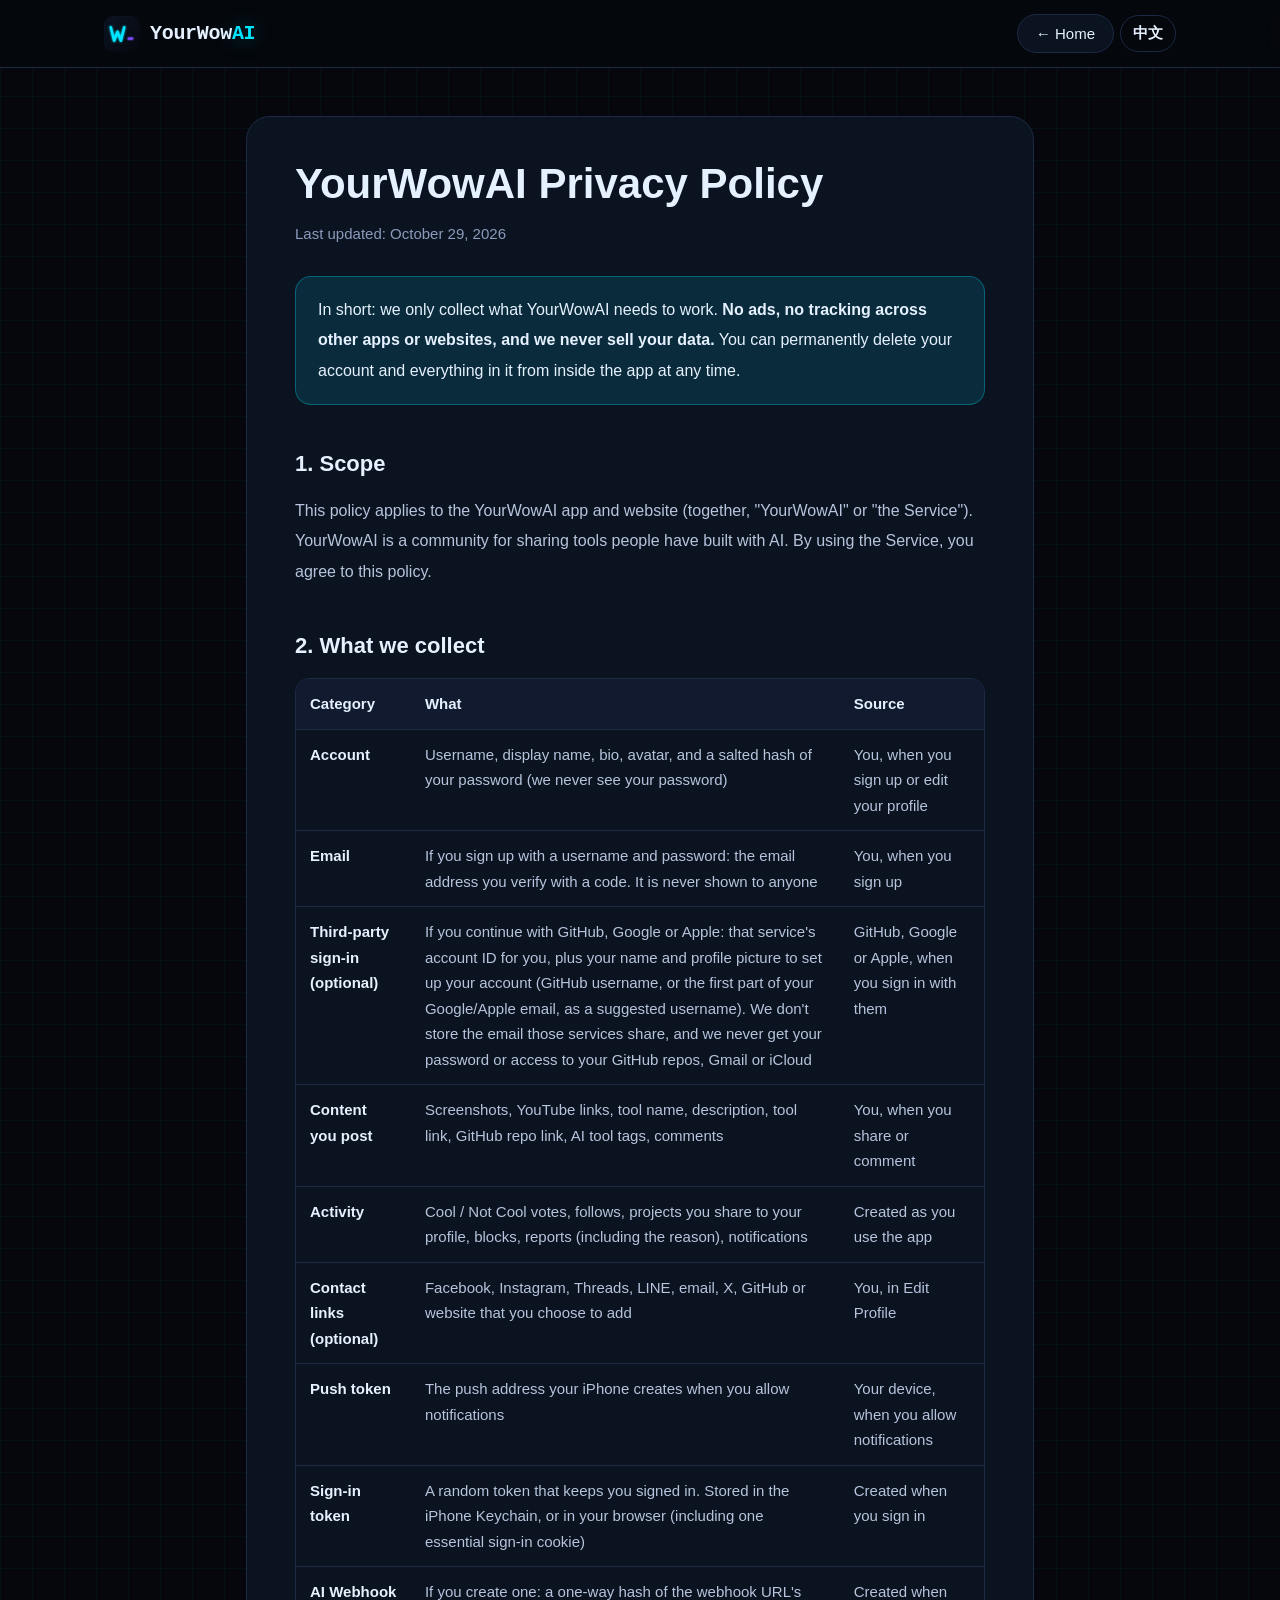
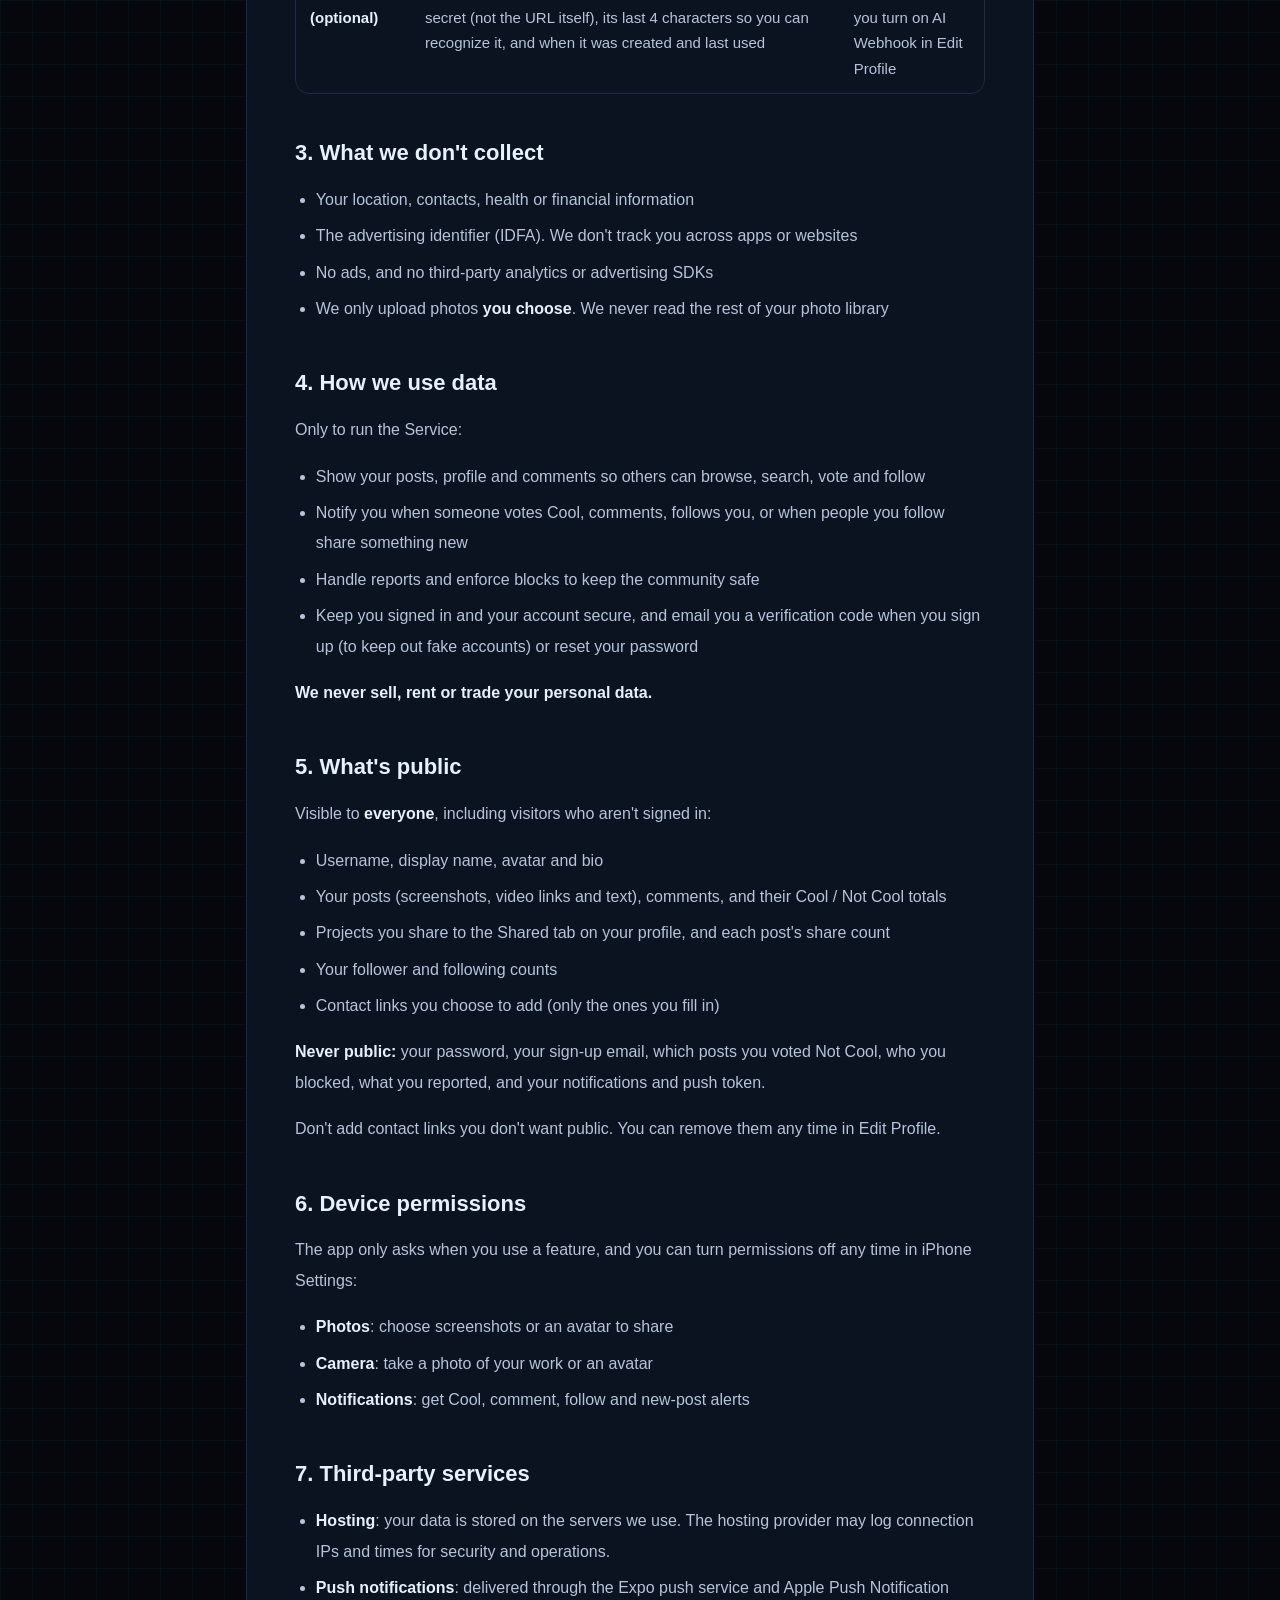
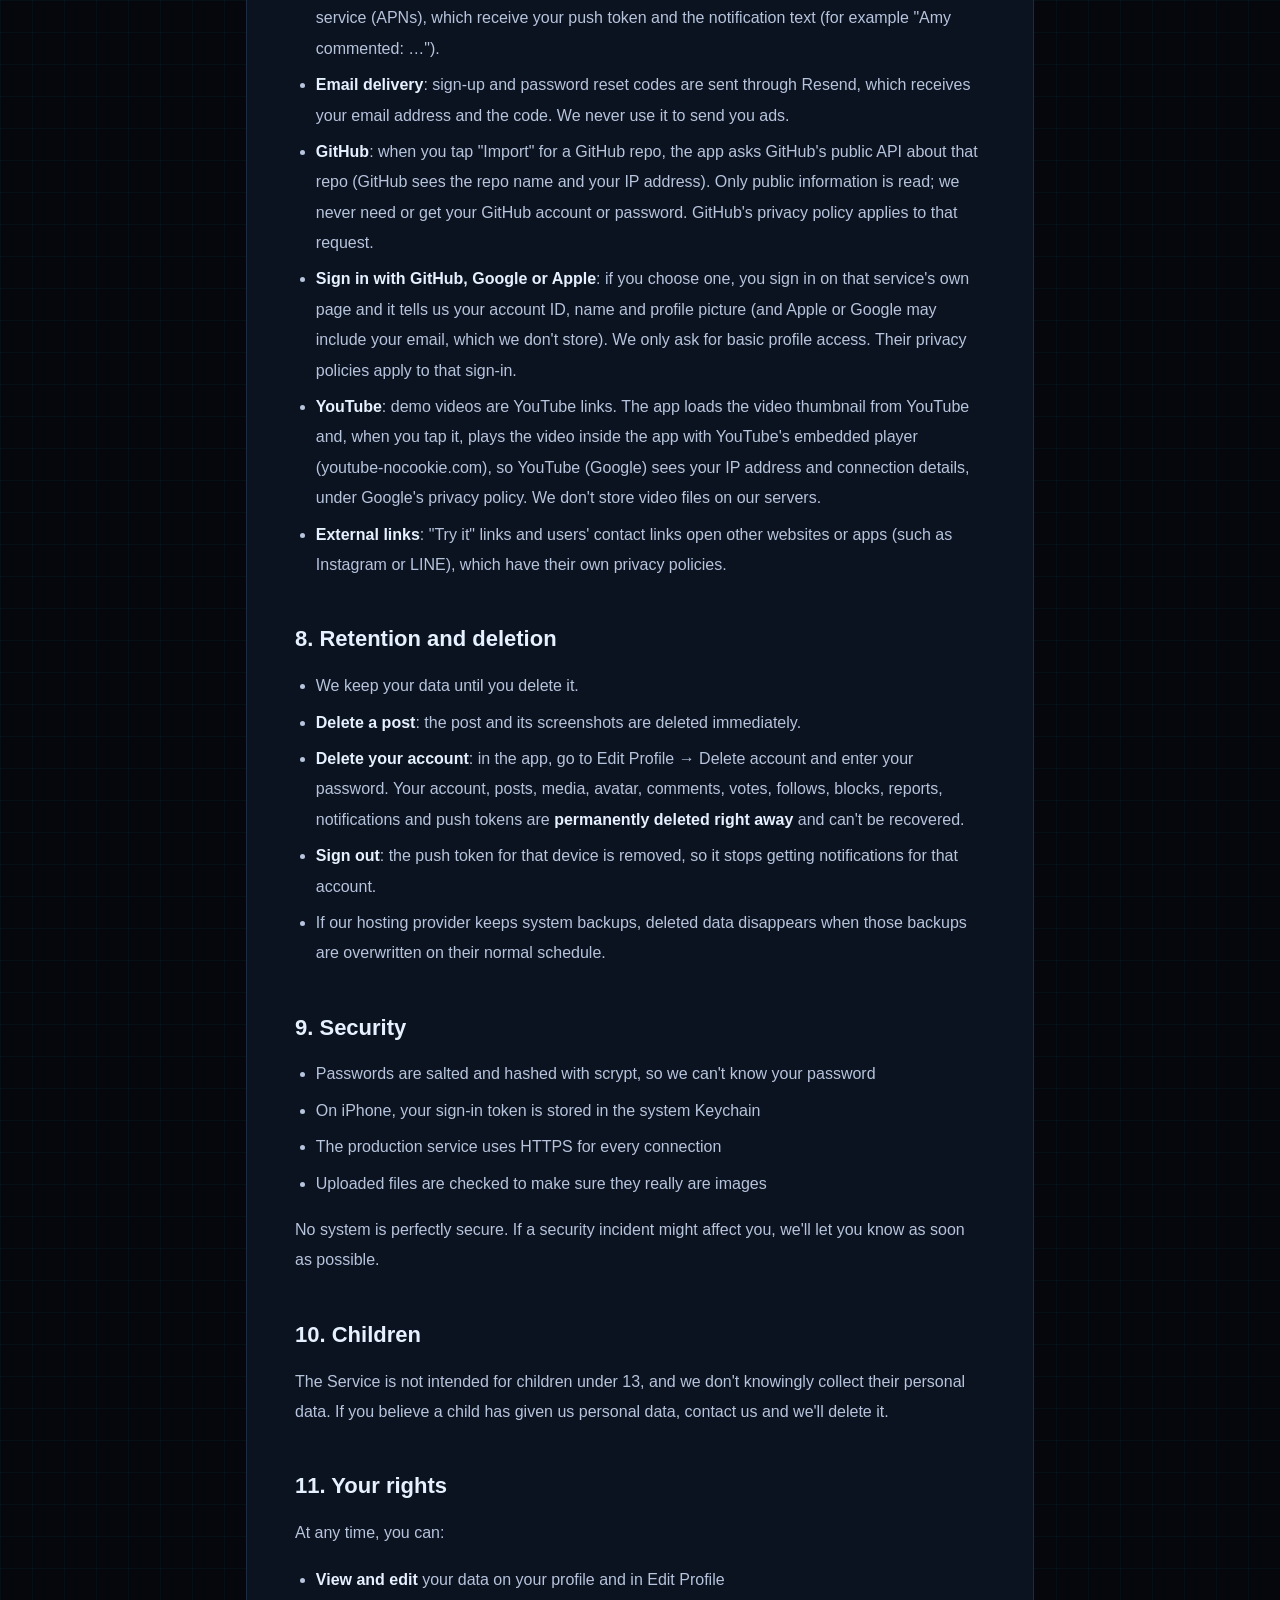
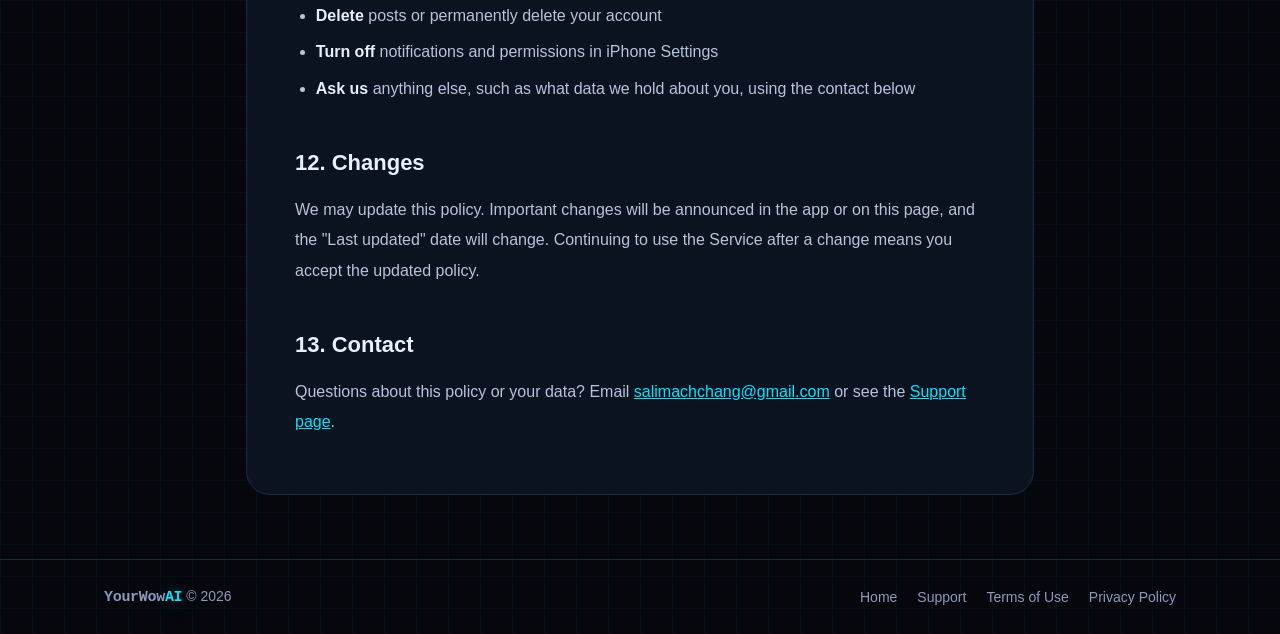
<file: privacy.html>
<!doctype html>
<html lang="en">
<head>
  <meta charset="utf-8">
  <meta name="viewport" content="width=device-width, initial-scale=1">
  <title>Privacy Policy | YourWowAI</title>
  <meta name="description" content="YourWowAI Privacy Policy: what we collect, how we use it, what is public, third-party services, and how to delete your data.">
  <meta name="theme-color" content="#05070d">
  <link rel="canonical" href="https://101academyforyou.github.io/YourWowAI/privacy.html">
  <link rel="alternate" hreflang="en" href="https://101academyforyou.github.io/YourWowAI/privacy.html">
  <link rel="alternate" hreflang="zh-Hant" href="https://101academyforyou.github.io/YourWowAI/zh/privacy.html">
  <link rel="icon" href="assets/icon.svg" type="image/svg+xml">
  <link rel="apple-touch-icon" href="assets/apple-touch-icon.png">
  <link rel="stylesheet" href="style.css?v=20261027">
</head>
<body>
<div class="page">

<header class="site-header">
  <nav class="site-nav" aria-label="Main">
    <a class="brand" href="./"><img src="assets/icon.svg" alt="" width="36" height="36"><span class="brand-name">YourWow<b>AI</b></span></a>
    <div class="nav-actions">
      <a class="back" href="./">← Home</a>
      <a class="nav-link lang-link" href="zh/privacy.html" hreflang="zh-Hant" lang="zh-Hant">中文</a>
    </div>
  </nav>
</header>

<main class="doc">
<div class="doc-card">
    <h1>YourWowAI Privacy Policy</h1>
    <p class="updated">Last updated: October 29, 2026</p>

    <div class="summary-box"><p>In short: we only collect what YourWowAI needs to work. <strong>No ads, no tracking across other apps or websites, and we never sell your data.</strong> You can permanently delete your account and everything in it from inside the app at any time.</p></div>

    <h2 id="scope">1. Scope</h2>
    <p>This policy applies to the YourWowAI app and website (together, "YourWowAI" or "the Service"). YourWowAI is a community for sharing tools people have built with AI. By using the Service, you agree to this policy.</p>

    <h2 id="collect">2. What we collect</h2>
    <div class="table-wrap">
      <table>
        <thead>
          <tr><th>Category</th><th>What</th><th>Source</th></tr>
        </thead>
        <tbody>
          <tr><td><strong>Account</strong></td><td>Username, display name, bio, avatar, and a salted hash of your password (we never see your password)</td><td>You, when you sign up or edit your profile</td></tr>
          <tr><td><strong>Email</strong></td><td>If you sign up with a username and password: the email address you verify with a code. It is never shown to anyone</td><td>You, when you sign up</td></tr>
          <tr><td><strong>Third-party sign-in (optional)</strong></td><td>If you continue with GitHub, Google or Apple: that service's account ID for you, plus your name and profile picture to set up your account (GitHub username, or the first part of your Google/Apple email, as a suggested username). We don't store the email those services share, and we never get your password or access to your GitHub repos, Gmail or iCloud</td><td>GitHub, Google or Apple, when you sign in with them</td></tr>
          <tr><td><strong>Content you post</strong></td><td>Screenshots, YouTube links, tool name, description, tool link, GitHub repo link, AI tool tags, comments</td><td>You, when you share or comment</td></tr>
          <tr><td><strong>Activity</strong></td><td>Cool / Not Cool votes, follows, projects you share to your profile, blocks, reports (including the reason), notifications</td><td>Created as you use the app</td></tr>
          <tr><td><strong>Contact links (optional)</strong></td><td>Facebook, Instagram, Threads, LINE, email, X, GitHub or website that you choose to add</td><td>You, in Edit Profile</td></tr>
          <tr><td><strong>Push token</strong></td><td>The push address your iPhone creates when you allow notifications</td><td>Your device, when you allow notifications</td></tr>
          <tr><td><strong>Sign-in token</strong></td><td>A random token that keeps you signed in. Stored in the iPhone Keychain, or in your browser (including one essential sign-in cookie)</td><td>Created when you sign in</td></tr>
          <tr><td><strong>AI Webhook (optional)</strong></td><td>If you create one: a one-way hash of the webhook URL's secret (not the URL itself), its last 4 characters so you can recognize it, and when it was created and last used</td><td>Created when you turn on AI Webhook in Edit Profile</td></tr>
        </tbody>
      </table>
    </div>

    <h2 id="not-collect">3. What we don't collect</h2>
    <ul>
      <li>Your location, contacts, health or financial information</li>
      <li>The advertising identifier (IDFA). We don't track you across apps or websites</li>
      <li>No ads, and no third-party analytics or advertising SDKs</li>
      <li>We only upload photos <strong>you choose</strong>. We never read the rest of your photo library</li>
    </ul>

    <h2 id="use">4. How we use data</h2>
    <p>Only to run the Service:</p>
    <ul>
      <li>Show your posts, profile and comments so others can browse, search, vote and follow</li>
      <li>Notify you when someone votes Cool, comments, follows you, or when people you follow share something new</li>
      <li>Handle reports and enforce blocks to keep the community safe</li>
      <li>Keep you signed in and your account secure, and email you a verification code when you sign up (to keep out fake accounts) or reset your password</li>
    </ul>
    <p><strong>We never sell, rent or trade your personal data.</strong></p>

    <h2 id="public">5. What's public</h2>
    <p>Visible to <strong>everyone</strong>, including visitors who aren't signed in:</p>
    <ul>
      <li>Username, display name, avatar and bio</li>
      <li>Your posts (screenshots, video links and text), comments, and their Cool / Not Cool totals</li>
      <li>Projects you share to the Shared tab on your profile, and each post's share count</li>
      <li>Your follower and following counts</li>
      <li>Contact links you choose to add (only the ones you fill in)</li>
    </ul>
    <p><strong>Never public:</strong> your password, your sign-up email, which posts you voted Not Cool, who you blocked, what you reported, and your notifications and push token.</p>
    <p>Don't add contact links you don't want public. You can remove them any time in Edit Profile.</p>

    <h2 id="permissions">6. Device permissions</h2>
    <p>The app only asks when you use a feature, and you can turn permissions off any time in iPhone Settings:</p>
    <ul>
      <li><strong>Photos</strong>: choose screenshots or an avatar to share</li>
      <li><strong>Camera</strong>: take a photo of your work or an avatar</li>
      <li><strong>Notifications</strong>: get Cool, comment, follow and new-post alerts</li>
    </ul>

    <h2 id="third-party">7. Third-party services</h2>
    <ul>
      <li><strong>Hosting</strong>: your data is stored on the servers we use. The hosting provider may log connection IPs and times for security and operations.</li>
      <li><strong>Push notifications</strong>: delivered through the Expo push service and Apple Push Notification service (APNs), which receive your push token and the notification text (for example "Amy commented: …").</li>
      <li><strong>Email delivery</strong>: sign-up and password reset codes are sent through Resend, which receives your email address and the code. We never use it to send you ads.</li>
      <li><strong>GitHub</strong>: when you tap "Import" for a GitHub repo, the app asks GitHub's public API about that repo (GitHub sees the repo name and your IP address). Only public information is read; we never need or get your GitHub account or password. GitHub's privacy policy applies to that request.</li>
      <li><strong>Sign in with GitHub, Google or Apple</strong>: if you choose one, you sign in on that service's own page and it tells us your account ID, name and profile picture (and Apple or Google may include your email, which we don't store). We only ask for basic profile access. Their privacy policies apply to that sign-in.</li>
      <li><strong>YouTube</strong>: demo videos are YouTube links. The app loads the video thumbnail from YouTube and, when you tap it, plays the video inside the app with YouTube's embedded player (youtube-nocookie.com), so YouTube (Google) sees your IP address and connection details, under Google's privacy policy. We don't store video files on our servers.</li>
      <li><strong>External links</strong>: "Try it" links and users' contact links open other websites or apps (such as Instagram or LINE), which have their own privacy policies.</li>
    </ul>

    <h2 id="retention">8. Retention and deletion</h2>
    <ul>
      <li>We keep your data until you delete it.</li>
      <li><strong>Delete a post</strong>: the post and its screenshots are deleted immediately.</li>
      <li><strong>Delete your account</strong>: in the app, go to Edit Profile → Delete account and enter your password. Your account, posts, media, avatar, comments, votes, follows, blocks, reports, notifications and push tokens are <strong>permanently deleted right away</strong> and can't be recovered.</li>
      <li><strong>Sign out</strong>: the push token for that device is removed, so it stops getting notifications for that account.</li>
      <li>If our hosting provider keeps system backups, deleted data disappears when those backups are overwritten on their normal schedule.</li>
    </ul>

    <h2 id="security">9. Security</h2>
    <ul>
      <li>Passwords are salted and hashed with scrypt, so we can't know your password</li>
      <li>On iPhone, your sign-in token is stored in the system Keychain</li>
      <li>The production service uses HTTPS for every connection</li>
      <li>Uploaded files are checked to make sure they really are images</li>
    </ul>
    <p>No system is perfectly secure. If a security incident might affect you, we'll let you know as soon as possible.</p>

    <h2 id="children">10. Children</h2>
    <p>The Service is not intended for children under 13, and we don't knowingly collect their personal data. If you believe a child has given us personal data, contact us and we'll delete it.</p>

    <h2 id="rights">11. Your rights</h2>
    <p>At any time, you can:</p>
    <ul>
      <li><strong>View and edit</strong> your data on your profile and in Edit Profile</li>
      <li><strong>Delete</strong> posts or permanently delete your account</li>
      <li><strong>Turn off</strong> notifications and permissions in iPhone Settings</li>
      <li><strong>Ask us</strong> anything else, such as what data we hold about you, using the contact below</li>
    </ul>

    <h2 id="changes">12. Changes</h2>
    <p>We may update this policy. Important changes will be announced in the app or on this page, and the "Last updated" date will change. Continuing to use the Service after a change means you accept the updated policy.</p>

    <h2 id="contact">13. Contact</h2>
    <p>Questions about this policy or your data? Email <a href="mailto:salimachchang@gmail.com">salimachchang@gmail.com</a> or see the <a href="support.html">Support page</a>.</p>
</div>
</main>

<footer class="site-footer">
  <div class="inner">
    <span><span class="brand-name" style="font-size: 15px;">YourWow<b>AI</b></span> © 2026</span>
    <div class="links">
      <a href="./">Home</a>
      <a href="support.html">Support</a>
      <a href="terms.html">Terms of Use</a>
      <a href="privacy.html">Privacy Policy</a>
    </div>
  </div>
</footer>

</div>
</body>
</html>
</file>
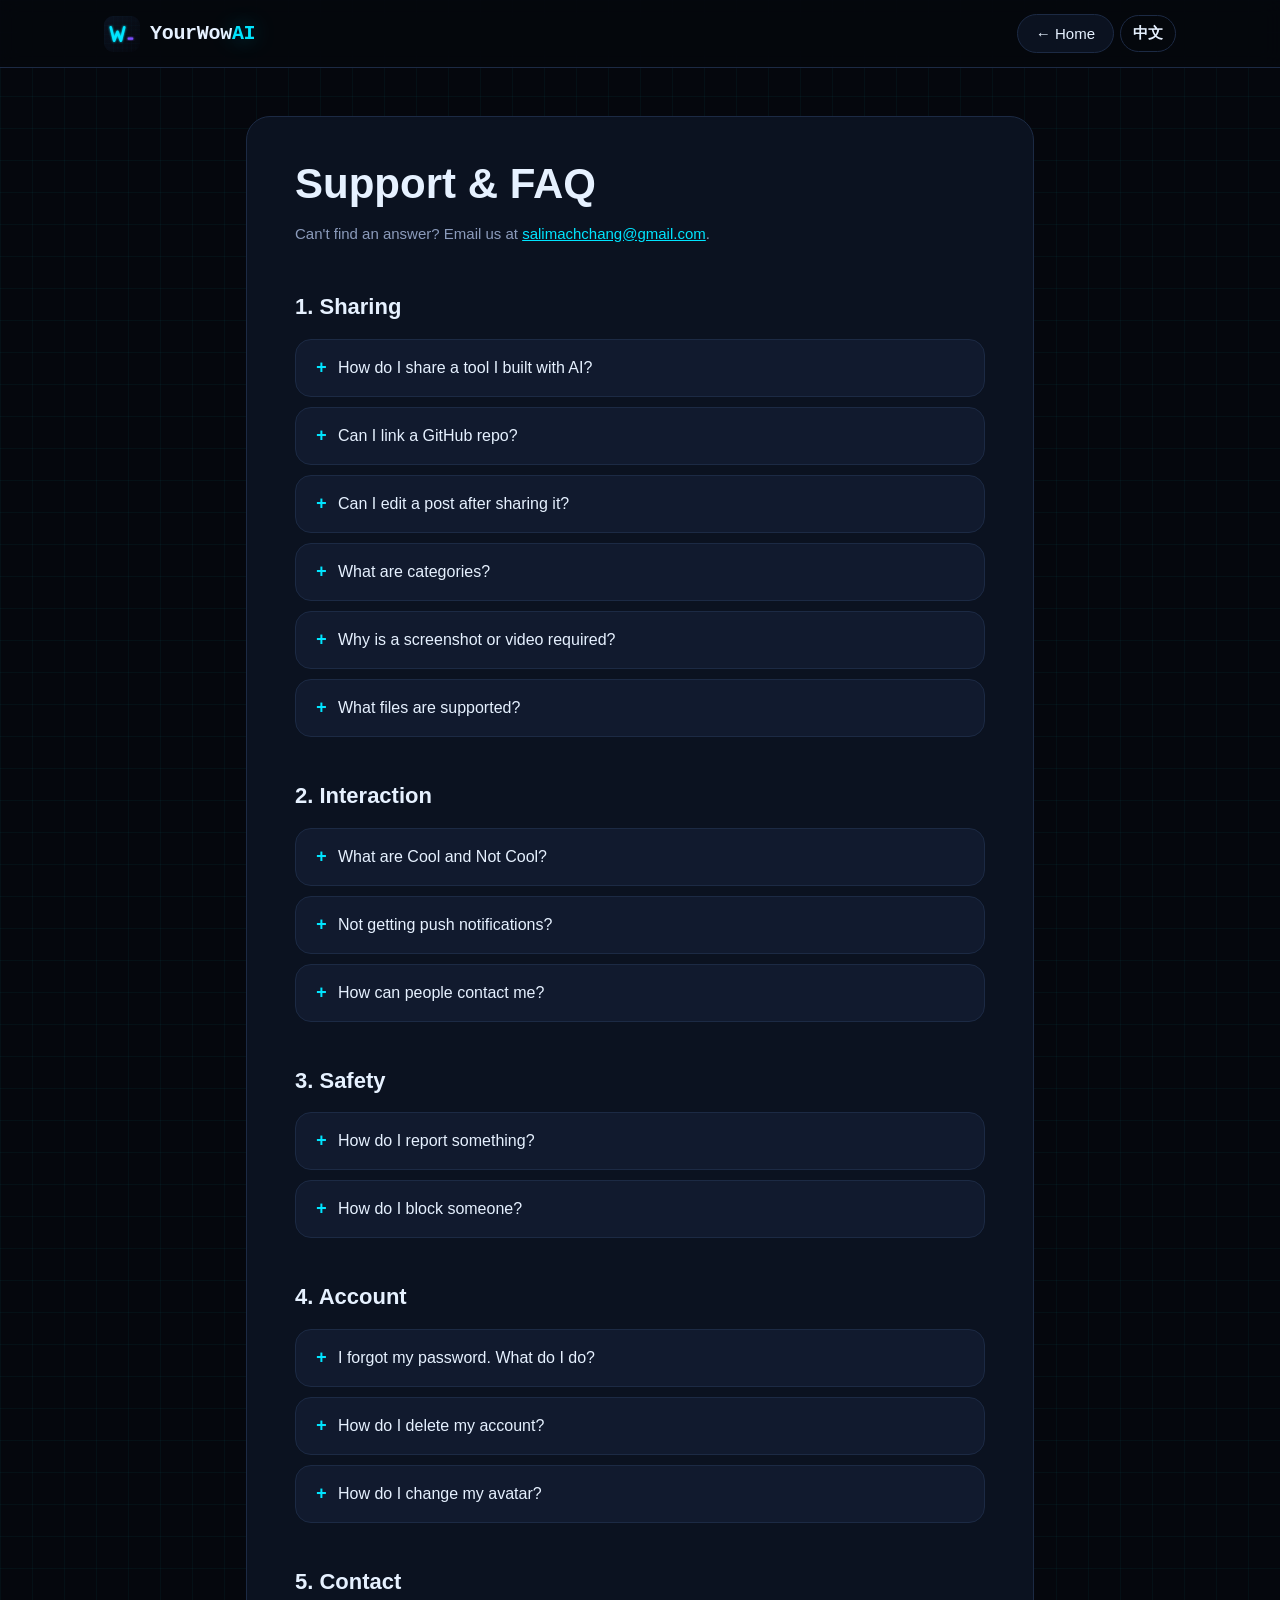
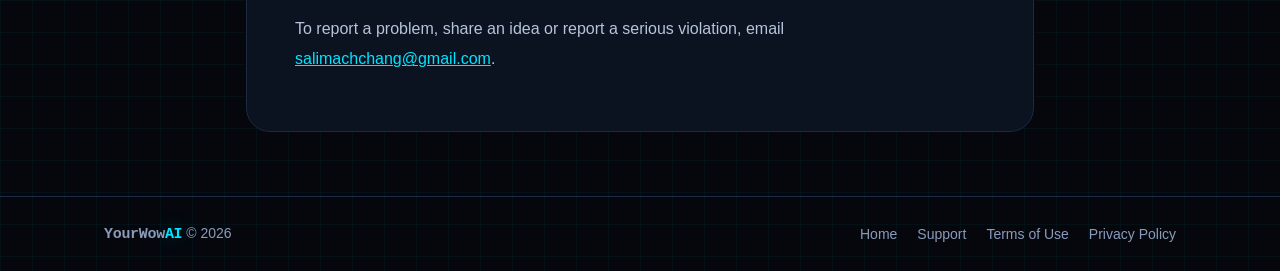
<file: support.html>
<!doctype html>
<html lang="en">
<head>
  <meta charset="utf-8">
  <meta name="viewport" content="width=device-width, initial-scale=1">
  <title>Support &amp; FAQ | YourWowAI</title>
  <meta name="description" content="YourWowAI support: sharing, GitHub import, Cool and Not Cool, notifications, reporting and blocking, deleting your account.">
  <meta name="theme-color" content="#05070d">
  <link rel="canonical" href="https://101academyforyou.github.io/YourWowAI/support.html">
  <link rel="alternate" hreflang="en" href="https://101academyforyou.github.io/YourWowAI/support.html">
  <link rel="alternate" hreflang="zh-Hant" href="https://101academyforyou.github.io/YourWowAI/zh/support.html">
  <link rel="icon" href="assets/icon.svg" type="image/svg+xml">
  <link rel="apple-touch-icon" href="assets/apple-touch-icon.png">
  <link rel="stylesheet" href="style.css?v=20261027">
</head>
<body>
<div class="page">

<header class="site-header">
  <nav class="site-nav" aria-label="Main">
    <a class="brand" href="./"><img src="assets/icon.svg" alt="" width="36" height="36"><span class="brand-name">YourWow<b>AI</b></span></a>
    <div class="nav-actions">
      <a class="back" href="./">← Home</a>
      <a class="nav-link lang-link" href="zh/support.html" hreflang="zh-Hant" lang="zh-Hant">中文</a>
    </div>
  </nav>
</header>

<main class="doc">
<div class="doc-card">
    <h1>Support &amp; FAQ</h1>
    <p class="updated">Can't find an answer? Email us at <a href="mailto:salimachchang@gmail.com">salimachchang@gmail.com</a>.</p>

    <h2>1. Sharing</h2>
    <details>
      <summary>How do I share a tool I built with AI?</summary>
      <p>Tap the "+" in the middle of the tab bar, add screenshots or paste a YouTube demo link, fill in the tool name, description, try-it link and the AI tools you used, then tap Share.</p>
    </details>
    <details>
      <summary>Can I link a GitHub repo?</summary>
      <p>Yes. Paste owner/repo or a github.com URL into the "GitHub project" field and tap Import. The app fills in the name, description, website and any AI tools listed in the repo's topics (only fields that are still empty). Your post gets a GitHub button so people can see the source in one tap. Public repos only, and no GitHub login is needed. You can also add your GitHub account to your profile's contact links.</p>
    </details>
    <details>
      <summary>Can I edit a post after sharing it?</summary>
      <p>Yes. Tap "⋯" at the top right of your post → Edit post. You can change the tool name, description, links, YouTube demo, AI tools, categories and screenshots (remove, add or replace them). Every post still needs at least one screenshot or a YouTube link.</p>
    </details>
    <details>
      <summary>What are categories?</summary>
      <p>Categories say what a tool is for: Education, Productivity, Work &amp; Business, Finance, Health &amp; Fitness, Lifestyle, Marketing, Design &amp; Creative, Developer Tools, Data &amp; Analytics, Games &amp; Fun, or Other. Pick up to 10 when you share. People can filter Home and Explore by category, and tap a category on any post to see similar projects.</p>
    </details>
    <details>
      <summary>Why is a screenshot or video required?</summary>
      <p>YourWowAI is about showing real work. A screenshot or demo lets people understand your tool at a glance, so every post needs at least one screenshot or a YouTube link.</p>
    </details>
    <details>
      <summary>What files are supported?</summary>
      <p>Screenshots can be JPG, PNG, GIF or WebP, up to 10 per post and 20 MB each. iPhone HEIC photos are converted automatically. For video, upload your demo to YouTube (public or unlisted both work; private videos can't be watched by others) and paste the link. youtube.com, youtu.be and Shorts links all work. The video plays right inside the post.</p>
    </details>

    <h2>2. Interaction</h2>
    <details>
      <summary>What are Cool and Not Cool?</summary>
      <p>They replace likes. Everyone gets one vote per post and can change or remove it. Double-tap an image to vote Cool. Only totals are shown, so nobody sees who voted Not Cool.</p>
    </details>
    <details>
      <summary>Not getting push notifications?</summary>
      <p>Check iPhone Settings → Notifications → YourWowAI and make sure notifications are allowed. After you sign out, that device stops getting notifications for the account; sign back in to turn them on again. Even with push off, the Notifications tab shows everything.</p>
    </details>
    <details>
      <summary>How can people contact me?</summary>
      <p>Go to Me → Edit Profile → Contact me and add your socials, GitHub, LINE, email and so on. Whatever you fill in appears on your profile and is visible to everyone, so only add what you're happy to make public. Tapping the Email button copies your address instead of opening a mail app.</p>
    </details>

    <h2>3. Safety</h2>
    <details>
      <summary>How do I report something?</summary>
      <p>Tap "⋯" at the top right of the post → Report post, and choose a reason. The post disappears for you right away, and we review reports within 24 hours.</p>
    </details>
    <details>
      <summary>How do I block someone?</summary>
      <p>Tap Block in the "⋯" menu on their post or on their profile. You'll no longer see their posts, comments or notifications, and any follows between you are removed. You can unblock them from their profile any time.</p>
    </details>

    <h2>4. Account</h2>
    <details>
      <summary>I forgot my password. What do I do?</summary>
      <p>On the sign-in screen, tap <strong>Forgot password?</strong>, enter the email you verified when you signed up, and we'll email you a 6-digit code. Enter the code and a new password, and you're signed in. For safety, you're signed out on every other device. Accounts created with GitHub, Google or Apple have no password, so just sign in the same way. If you signed up before email verification and can't reset it, contact us below.</p>
    </details>
    <details>
      <summary>How do I delete my account?</summary>
      <p>Go to Me → Edit Profile → Delete account at the bottom, enter your password and tap Permanently delete account. Your posts, media, comments, votes and all other data are deleted immediately and can't be recovered. See the <a href="privacy.html#retention">Privacy Policy</a>.</p>
    </details>
    <details>
      <summary>How do I change my avatar?</summary>
      <p>Go to Me → Edit Profile and tap your avatar or Upload avatar. Pick a photo or take one, and crop it to a square.</p>
    </details>

    <h2>5. Contact</h2>
    <p>To report a problem, share an idea or report a serious violation, email <a href="mailto:salimachchang@gmail.com">salimachchang@gmail.com</a>.</p>
</div>
</main>

<footer class="site-footer">
  <div class="inner">
    <span><span class="brand-name" style="font-size: 15px;">YourWow<b>AI</b></span> © 2026</span>
    <div class="links">
      <a href="./">Home</a>
      <a href="support.html">Support</a>
      <a href="terms.html">Terms of Use</a>
      <a href="privacy.html">Privacy Policy</a>
    </div>
  </div>
</footer>

</div>
</body>
</html>
</file>
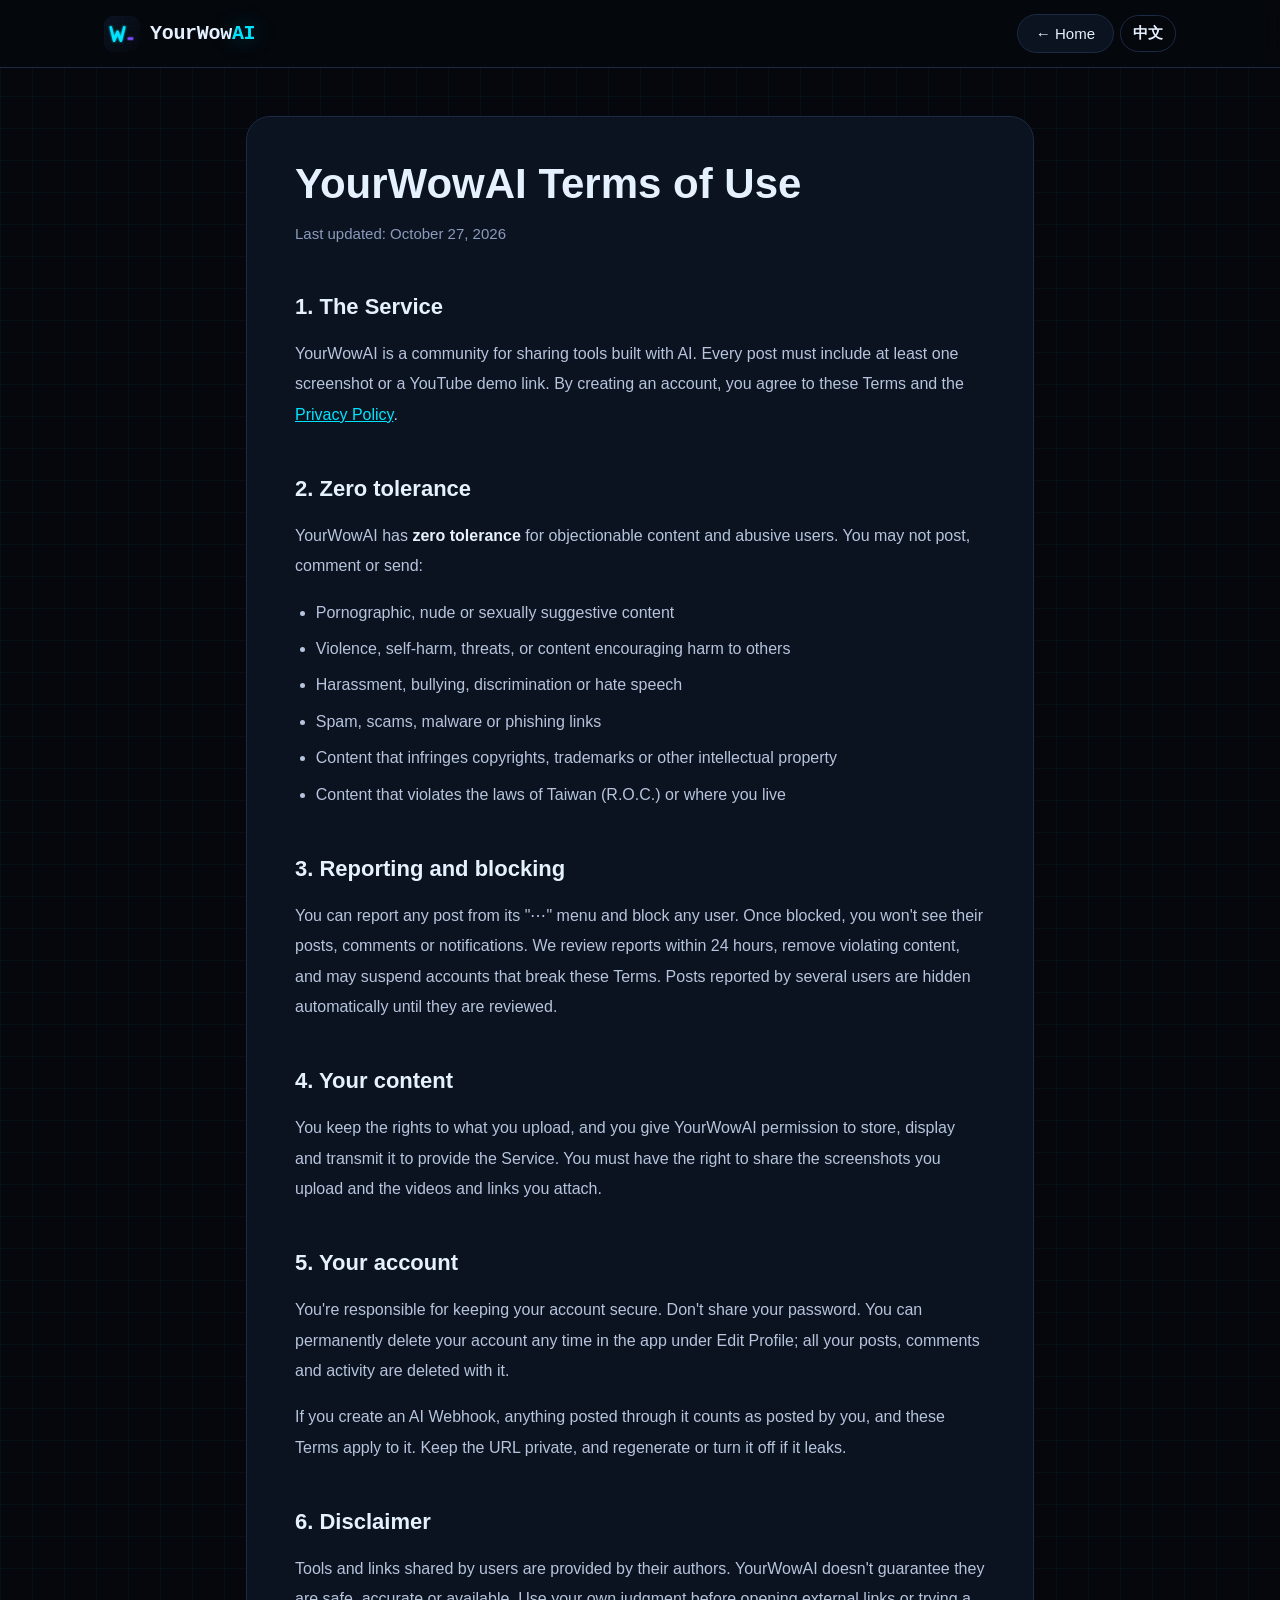
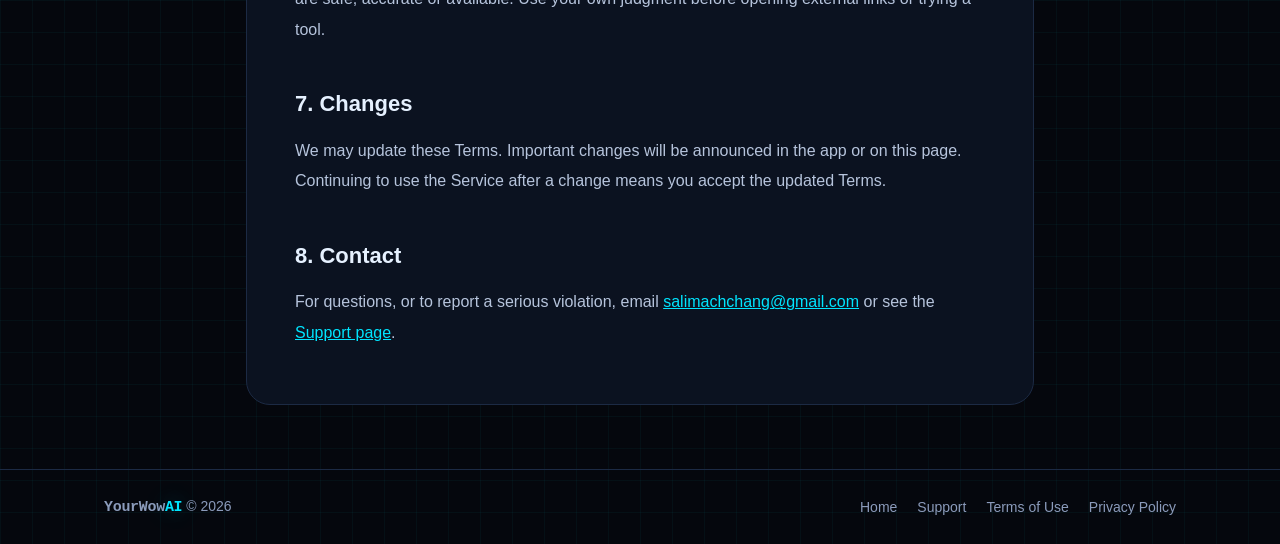
<file: terms.html>
<!doctype html>
<html lang="en">
<head>
  <meta charset="utf-8">
  <meta name="viewport" content="width=device-width, initial-scale=1">
  <title>Terms of Use | YourWowAI</title>
  <meta name="description" content="YourWowAI Terms of Use: community rules, zero-tolerance policy, reporting and blocking, your content and account.">
  <meta name="theme-color" content="#05070d">
  <link rel="canonical" href="https://101academyforyou.github.io/YourWowAI/terms.html">
  <link rel="alternate" hreflang="en" href="https://101academyforyou.github.io/YourWowAI/terms.html">
  <link rel="alternate" hreflang="zh-Hant" href="https://101academyforyou.github.io/YourWowAI/zh/terms.html">
  <link rel="icon" href="assets/icon.svg" type="image/svg+xml">
  <link rel="apple-touch-icon" href="assets/apple-touch-icon.png">
  <link rel="stylesheet" href="style.css?v=20261027">
</head>
<body>
<div class="page">

<header class="site-header">
  <nav class="site-nav" aria-label="Main">
    <a class="brand" href="./"><img src="assets/icon.svg" alt="" width="36" height="36"><span class="brand-name">YourWow<b>AI</b></span></a>
    <div class="nav-actions">
      <a class="back" href="./">← Home</a>
      <a class="nav-link lang-link" href="zh/terms.html" hreflang="zh-Hant" lang="zh-Hant">中文</a>
    </div>
  </nav>
</header>

<main class="doc">
<div class="doc-card">
    <h1>YourWowAI Terms of Use</h1>
    <p class="updated">Last updated: October 27, 2026</p>

    <h2>1. The Service</h2>
    <p>YourWowAI is a community for sharing tools built with AI. Every post must include at least one screenshot or a YouTube demo link. By creating an account, you agree to these Terms and the <a href="privacy.html">Privacy Policy</a>.</p>

    <h2>2. Zero tolerance</h2>
    <p>YourWowAI has <strong>zero tolerance</strong> for objectionable content and abusive users. You may not post, comment or send:</p>
    <ul>
      <li>Pornographic, nude or sexually suggestive content</li>
      <li>Violence, self-harm, threats, or content encouraging harm to others</li>
      <li>Harassment, bullying, discrimination or hate speech</li>
      <li>Spam, scams, malware or phishing links</li>
      <li>Content that infringes copyrights, trademarks or other intellectual property</li>
      <li>Content that violates the laws of Taiwan (R.O.C.) or where you live</li>
    </ul>

    <h2>3. Reporting and blocking</h2>
    <p>You can report any post from its "⋯" menu and block any user. Once blocked, you won't see their posts, comments or notifications. We review reports within 24 hours, remove violating content, and may suspend accounts that break these Terms. Posts reported by several users are hidden automatically until they are reviewed.</p>

    <h2>4. Your content</h2>
    <p>You keep the rights to what you upload, and you give YourWowAI permission to store, display and transmit it to provide the Service. You must have the right to share the screenshots you upload and the videos and links you attach.</p>

    <h2>5. Your account</h2>
    <p>You're responsible for keeping your account secure. Don't share your password. You can permanently delete your account any time in the app under Edit Profile; all your posts, comments and activity are deleted with it.</p>
    <p>If you create an AI Webhook, anything posted through it counts as posted by you, and these Terms apply to it. Keep the URL private, and regenerate or turn it off if it leaks.</p>

    <h2>6. Disclaimer</h2>
    <p>Tools and links shared by users are provided by their authors. YourWowAI doesn't guarantee they are safe, accurate or available. Use your own judgment before opening external links or trying a tool.</p>

    <h2>7. Changes</h2>
    <p>We may update these Terms. Important changes will be announced in the app or on this page. Continuing to use the Service after a change means you accept the updated Terms.</p>

    <h2>8. Contact</h2>
    <p>For questions, or to report a serious violation, email <a href="mailto:salimachchang@gmail.com">salimachchang@gmail.com</a> or see the <a href="support.html">Support page</a>.</p>
</div>
</main>

<footer class="site-footer">
  <div class="inner">
    <span><span class="brand-name" style="font-size: 15px;">YourWow<b>AI</b></span> © 2026</span>
    <div class="links">
      <a href="./">Home</a>
      <a href="support.html">Support</a>
      <a href="terms.html">Terms of Use</a>
      <a href="privacy.html">Privacy Policy</a>
    </div>
  </div>
</footer>

</div>
</body>
</html>
</file>
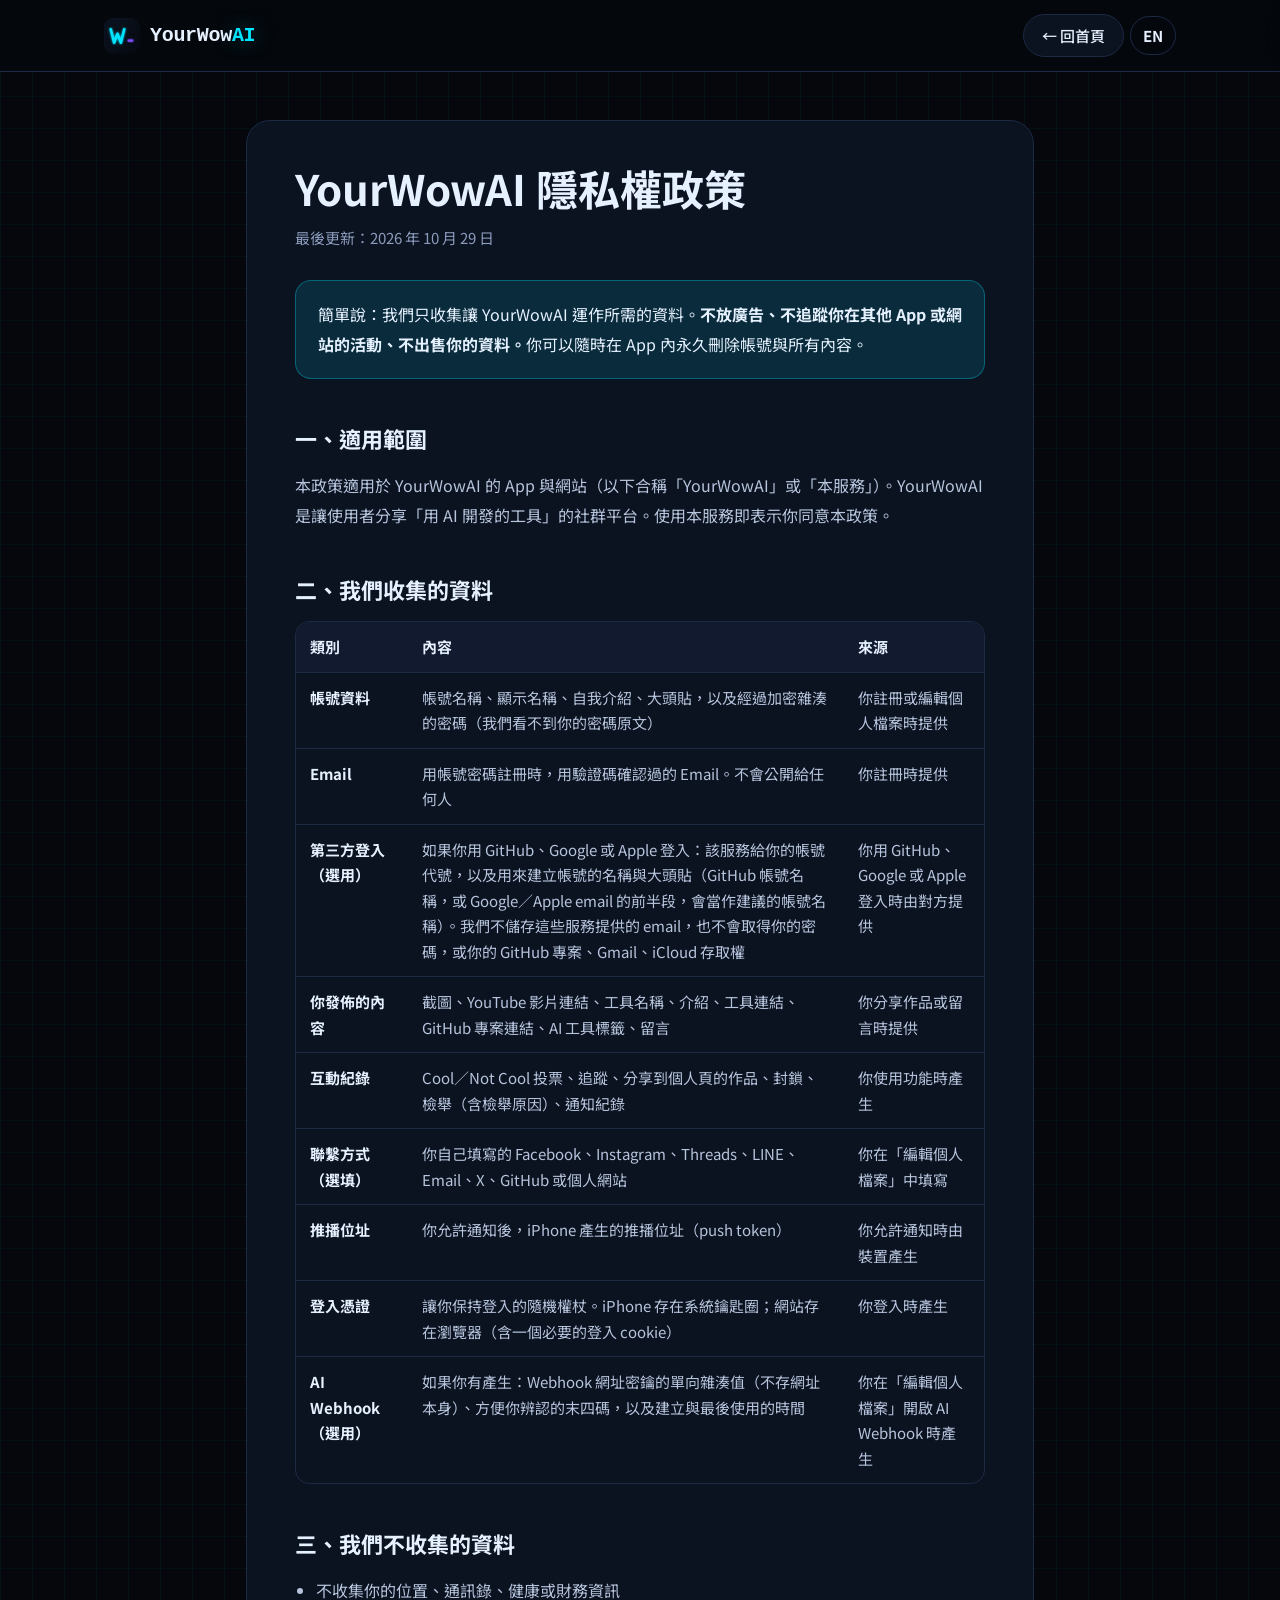
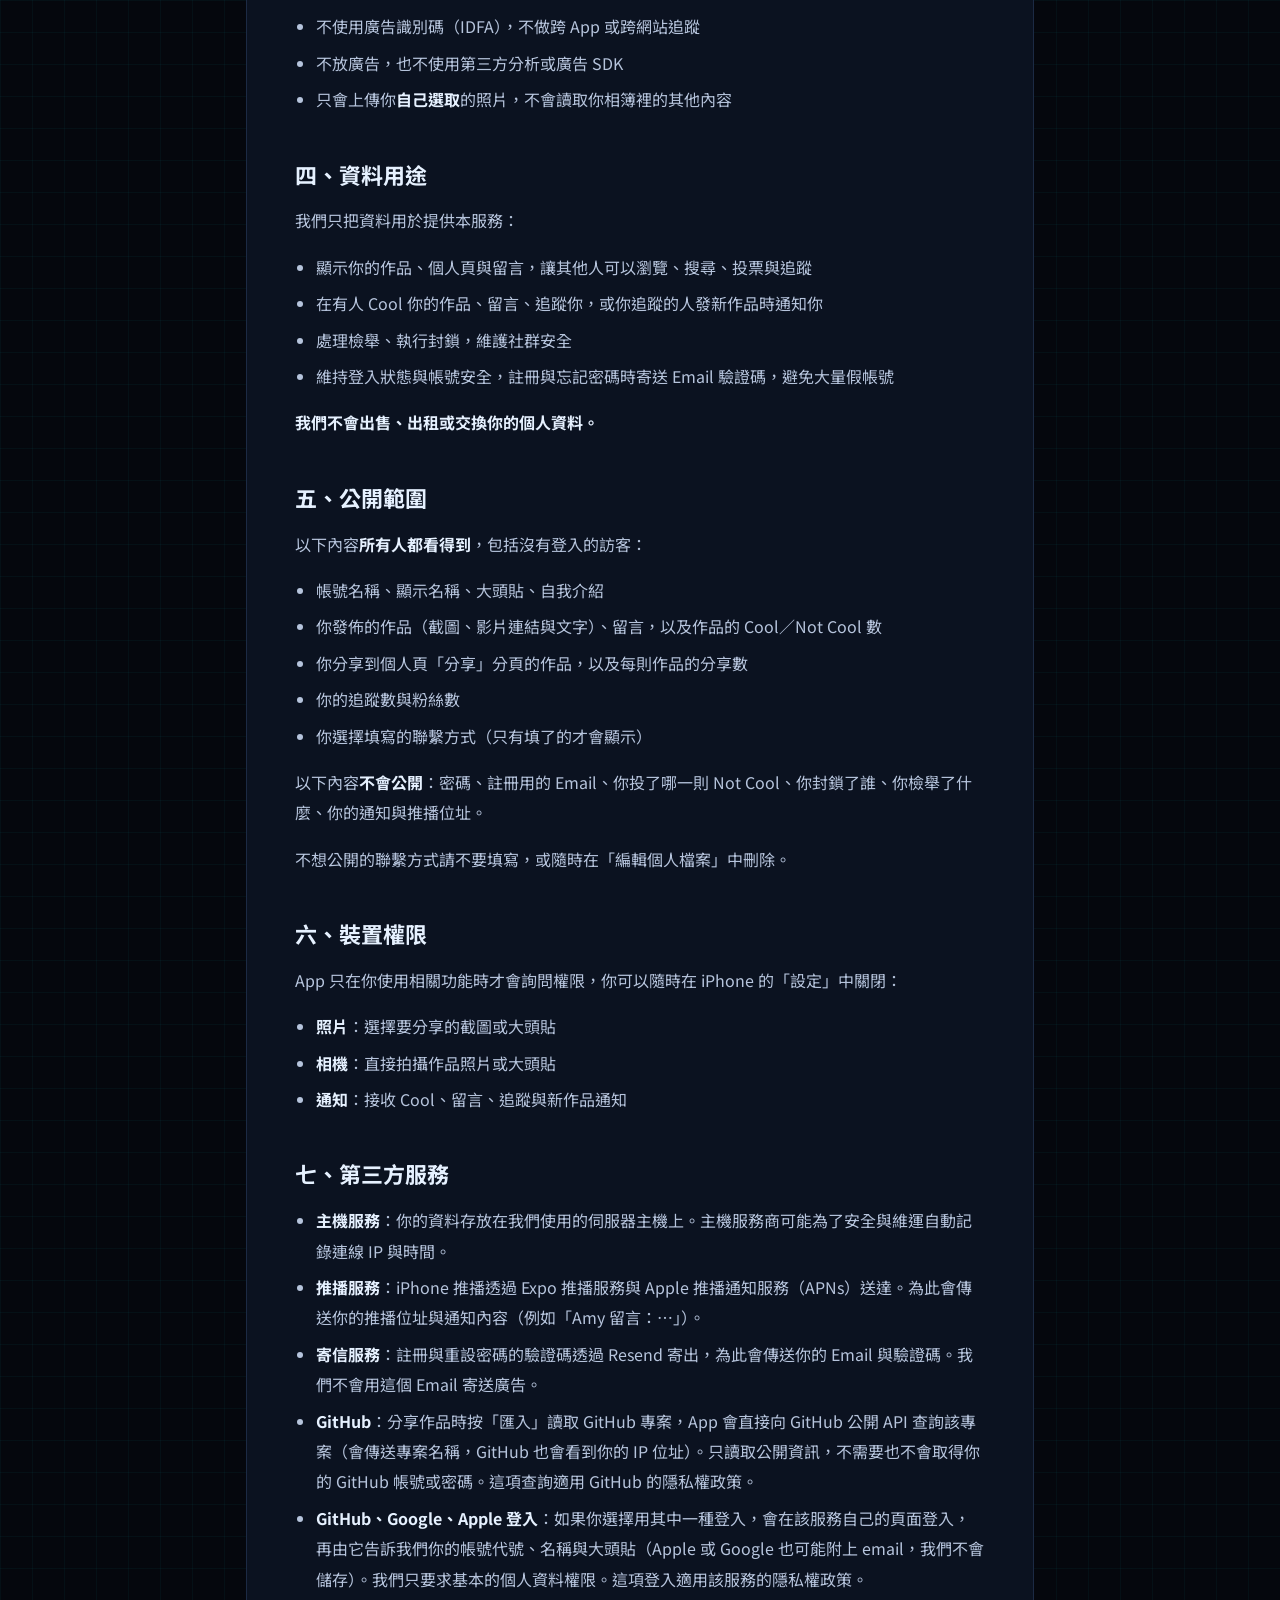
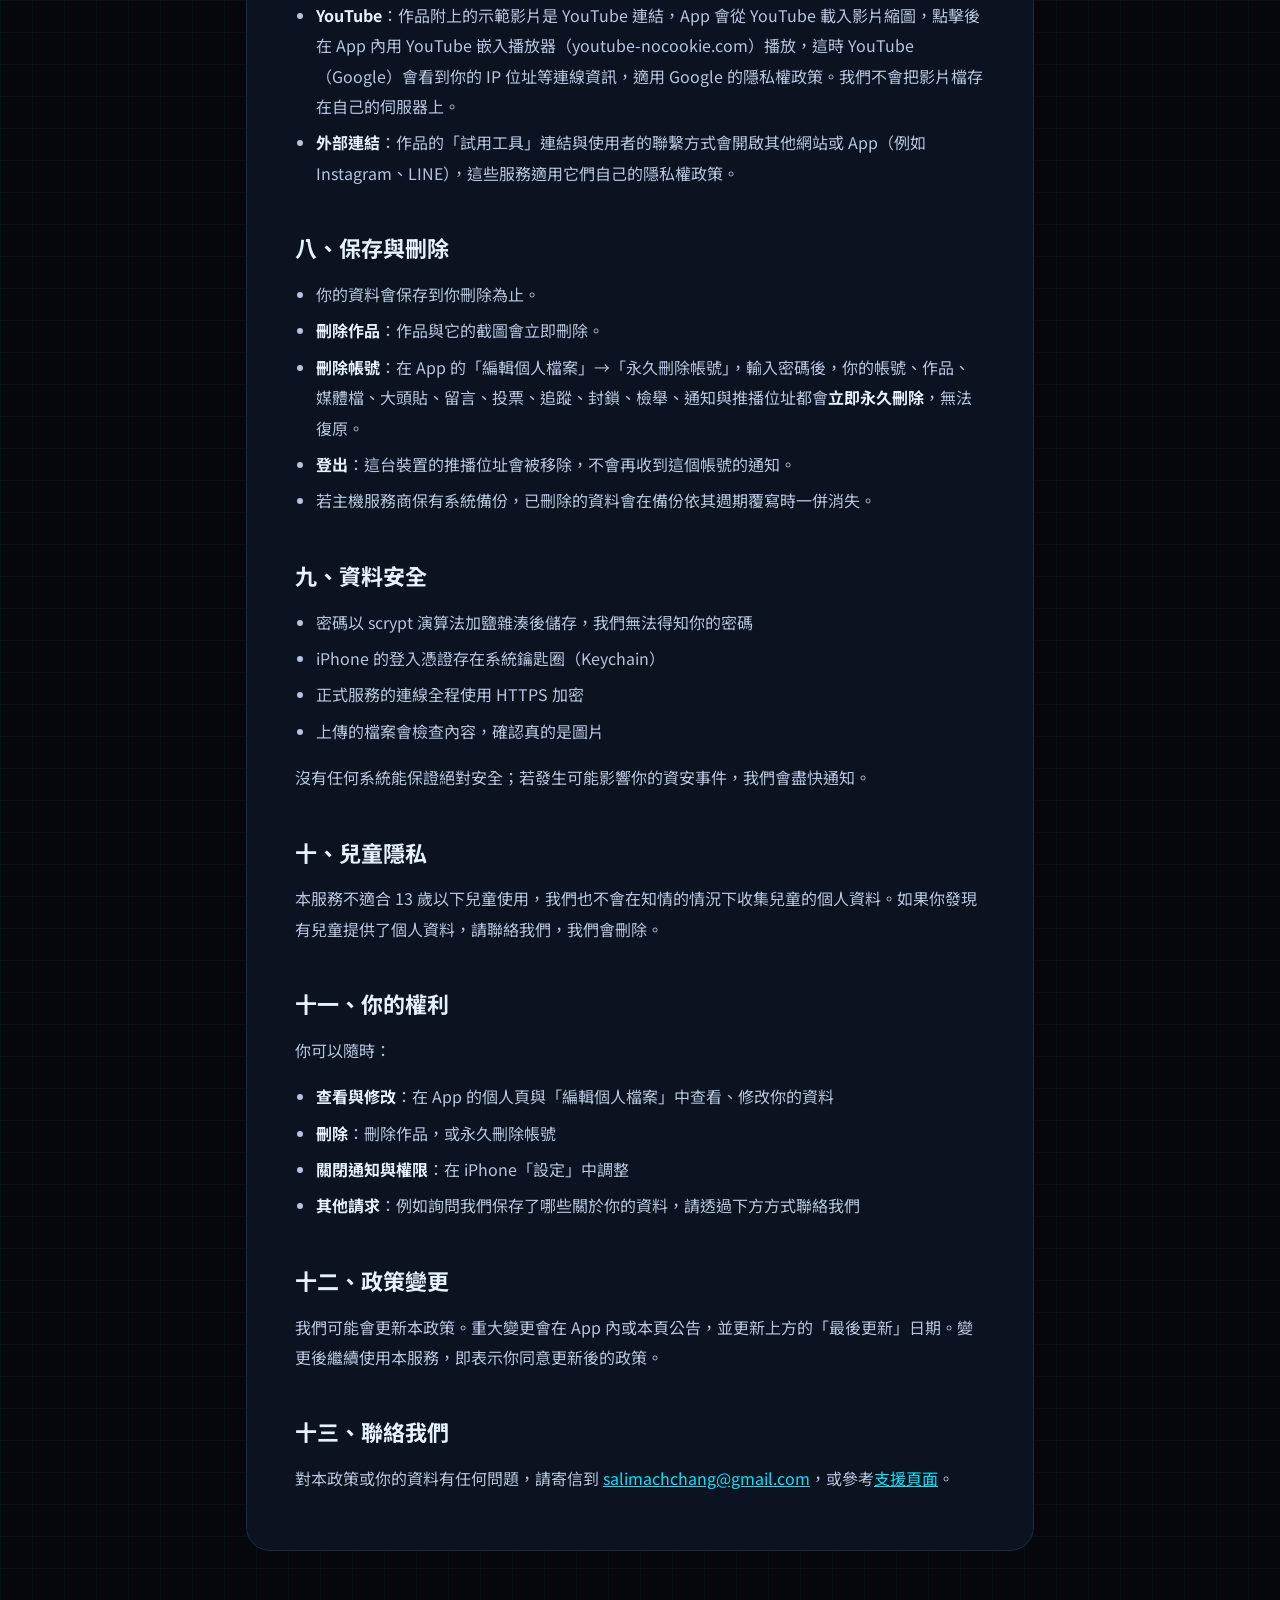
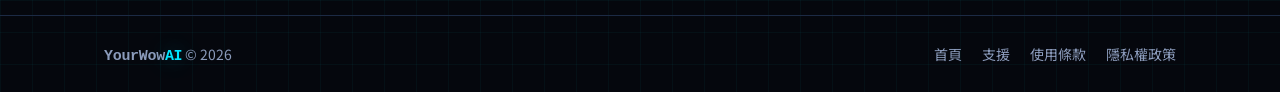
<file: zh/privacy.html>
<!doctype html>
<html lang="zh-Hant">
<head>
  <meta charset="utf-8">
  <meta name="viewport" content="width=device-width, initial-scale=1">
  <title>隱私權政策｜YourWowAI</title>
  <meta name="description" content="YourWowAI 隱私權政策：我們收集哪些資料、怎麼使用、公開範圍、第三方服務，以及如何刪除你的資料。">
  <meta name="theme-color" content="#05070d">
  <link rel="canonical" href="https://101academyforyou.github.io/YourWowAI/zh/privacy.html">
  <link rel="alternate" hreflang="en" href="https://101academyforyou.github.io/YourWowAI/privacy.html">
  <link rel="alternate" hreflang="zh-Hant" href="https://101academyforyou.github.io/YourWowAI/zh/privacy.html">
  <link rel="icon" href="../assets/icon.svg" type="image/svg+xml">
  <link rel="apple-touch-icon" href="../assets/apple-touch-icon.png">
  <link rel="preconnect" href="https://fonts.googleapis.com">
  <link rel="preconnect" href="https://fonts.gstatic.com" crossorigin>
  <link rel="stylesheet" href="https://fonts.googleapis.com/css2?family=Noto+Sans+TC:wght@400;500;700&amp;display=swap">
  <link rel="stylesheet" href="../style.css?v=20261027">
</head>
<body>
<div class="page">

<header class="site-header">
  <nav class="site-nav" aria-label="主選單">
    <a class="brand" href="./"><img src="../assets/icon.svg" alt="" width="36" height="36"><span class="brand-name">YourWow<b>AI</b></span></a>
    <div class="nav-actions">
      <a class="back" href="./">← 回首頁</a>
      <a class="nav-link lang-link" href="../privacy.html" hreflang="en" lang="en">EN</a>
    </div>
  </nav>
</header>

<main class="doc">
<div class="doc-card">
    <h1>YourWowAI 隱私權政策</h1>
    <p class="updated">最後更新：2026 年 10 月 29 日</p>

    <div class="summary-box"><p>簡單說：我們只收集讓 YourWowAI 運作所需的資料。<strong>不放廣告、不追蹤你在其他 App 或網站的活動、不出售你的資料。</strong>你可以隨時在 App 內永久刪除帳號與所有內容。</p></div>

    <h2 id="scope">一、適用範圍</h2>
    <p>本政策適用於 YourWowAI 的 App 與網站（以下合稱「YourWowAI」或「本服務」）。YourWowAI 是讓使用者分享「用 AI 開發的工具」的社群平台。使用本服務即表示你同意本政策。</p>

    <h2 id="collect">二、我們收集的資料</h2>
    <div class="table-wrap">
      <table>
        <thead>
          <tr><th>類別</th><th>內容</th><th>來源</th></tr>
        </thead>
        <tbody>
          <tr><td><strong>帳號資料</strong></td><td>帳號名稱、顯示名稱、自我介紹、大頭貼，以及經過加密雜湊的密碼（我們看不到你的密碼原文）</td><td>你註冊或編輯個人檔案時提供</td></tr>
          <tr><td><strong>Email</strong></td><td>用帳號密碼註冊時，用驗證碼確認過的 Email。不會公開給任何人</td><td>你註冊時提供</td></tr>
          <tr><td><strong>第三方登入（選用）</strong></td><td>如果你用 GitHub、Google 或 Apple 登入：該服務給你的帳號代號，以及用來建立帳號的名稱與大頭貼（GitHub 帳號名稱，或 Google／Apple email 的前半段，會當作建議的帳號名稱）。我們不儲存這些服務提供的 email，也不會取得你的密碼，或你的 GitHub 專案、Gmail、iCloud 存取權</td><td>你用 GitHub、Google 或 Apple 登入時由對方提供</td></tr>
          <tr><td><strong>你發佈的內容</strong></td><td>截圖、YouTube 影片連結、工具名稱、介紹、工具連結、GitHub 專案連結、AI 工具標籤、留言</td><td>你分享作品或留言時提供</td></tr>
          <tr><td><strong>互動紀錄</strong></td><td>Cool／Not Cool 投票、追蹤、分享到個人頁的作品、封鎖、檢舉（含檢舉原因）、通知紀錄</td><td>你使用功能時產生</td></tr>
          <tr><td><strong>聯繫方式（選填）</strong></td><td>你自己填寫的 Facebook、Instagram、Threads、LINE、Email、X、GitHub 或個人網站</td><td>你在「編輯個人檔案」中填寫</td></tr>
          <tr><td><strong>推播位址</strong></td><td>你允許通知後，iPhone 產生的推播位址（push token）</td><td>你允許通知時由裝置產生</td></tr>
          <tr><td><strong>登入憑證</strong></td><td>讓你保持登入的隨機權杖。iPhone 存在系統鑰匙圈；網站存在瀏覽器（含一個必要的登入 cookie）</td><td>你登入時產生</td></tr>
          <tr><td><strong>AI Webhook（選用）</strong></td><td>如果你有產生：Webhook 網址密鑰的單向雜湊值（不存網址本身）、方便你辨認的末四碼，以及建立與最後使用的時間</td><td>你在「編輯個人檔案」開啟 AI Webhook 時產生</td></tr>
        </tbody>
      </table>
    </div>

    <h2 id="not-collect">三、我們不收集的資料</h2>
    <ul>
      <li>不收集你的位置、通訊錄、健康或財務資訊</li>
      <li>不使用廣告識別碼（IDFA），不做跨 App 或跨網站追蹤</li>
      <li>不放廣告，也不使用第三方分析或廣告 SDK</li>
      <li>只會上傳你<strong>自己選取</strong>的照片，不會讀取你相簿裡的其他內容</li>
    </ul>

    <h2 id="use">四、資料用途</h2>
    <p>我們只把資料用於提供本服務：</p>
    <ul>
      <li>顯示你的作品、個人頁與留言，讓其他人可以瀏覽、搜尋、投票與追蹤</li>
      <li>在有人 Cool 你的作品、留言、追蹤你，或你追蹤的人發新作品時通知你</li>
      <li>處理檢舉、執行封鎖，維護社群安全</li>
      <li>維持登入狀態與帳號安全，註冊與忘記密碼時寄送 Email 驗證碼，避免大量假帳號</li>
    </ul>
    <p><strong>我們不會出售、出租或交換你的個人資料。</strong></p>

    <h2 id="public">五、公開範圍</h2>
    <p>以下內容<strong>所有人都看得到</strong>，包括沒有登入的訪客：</p>
    <ul>
      <li>帳號名稱、顯示名稱、大頭貼、自我介紹</li>
      <li>你發佈的作品（截圖、影片連結與文字）、留言，以及作品的 Cool／Not Cool 數</li>
      <li>你分享到個人頁「分享」分頁的作品，以及每則作品的分享數</li>
      <li>你的追蹤數與粉絲數</li>
      <li>你選擇填寫的聯繫方式（只有填了的才會顯示）</li>
    </ul>
    <p>以下內容<strong>不會公開</strong>：密碼、註冊用的 Email、你投了哪一則 Not Cool、你封鎖了誰、你檢舉了什麼、你的通知與推播位址。</p>
    <p>不想公開的聯繫方式請不要填寫，或隨時在「編輯個人檔案」中刪除。</p>

    <h2 id="permissions">六、裝置權限</h2>
    <p>App 只在你使用相關功能時才會詢問權限，你可以隨時在 iPhone 的「設定」中關閉：</p>
    <ul>
      <li><strong>照片</strong>：選擇要分享的截圖或大頭貼</li>
      <li><strong>相機</strong>：直接拍攝作品照片或大頭貼</li>
      <li><strong>通知</strong>：接收 Cool、留言、追蹤與新作品通知</li>
    </ul>

    <h2 id="third-party">七、第三方服務</h2>
    <ul>
      <li><strong>主機服務</strong>：你的資料存放在我們使用的伺服器主機上。主機服務商可能為了安全與維運自動記錄連線 IP 與時間。</li>
      <li><strong>推播服務</strong>：iPhone 推播透過 Expo 推播服務與 Apple 推播通知服務（APNs）送達。為此會傳送你的推播位址與通知內容（例如「Amy 留言：…」）。</li>
      <li><strong>寄信服務</strong>：註冊與重設密碼的驗證碼透過 Resend 寄出，為此會傳送你的 Email 與驗證碼。我們不會用這個 Email 寄送廣告。</li>
      <li><strong>GitHub</strong>：分享作品時按「匯入」讀取 GitHub 專案，App 會直接向 GitHub 公開 API 查詢該專案（會傳送專案名稱，GitHub 也會看到你的 IP 位址）。只讀取公開資訊，不需要也不會取得你的 GitHub 帳號或密碼。這項查詢適用 GitHub 的隱私權政策。</li>
      <li><strong>GitHub、Google、Apple 登入</strong>：如果你選擇用其中一種登入，會在該服務自己的頁面登入，再由它告訴我們你的帳號代號、名稱與大頭貼（Apple 或 Google 也可能附上 email，我們不會儲存）。我們只要求基本的個人資料權限。這項登入適用該服務的隱私權政策。</li>
      <li><strong>YouTube</strong>：作品附上的示範影片是 YouTube 連結，App 會從 YouTube 載入影片縮圖，點擊後在 App 內用 YouTube 嵌入播放器（youtube-nocookie.com）播放，這時 YouTube（Google）會看到你的 IP 位址等連線資訊，適用 Google 的隱私權政策。我們不會把影片檔存在自己的伺服器上。</li>
      <li><strong>外部連結</strong>：作品的「試用工具」連結與使用者的聯繫方式會開啟其他網站或 App（例如 Instagram、LINE），這些服務適用它們自己的隱私權政策。</li>
    </ul>

    <h2 id="retention">八、保存與刪除</h2>
    <ul>
      <li>你的資料會保存到你刪除為止。</li>
      <li><strong>刪除作品</strong>：作品與它的截圖會立即刪除。</li>
      <li><strong>刪除帳號</strong>：在 App 的「編輯個人檔案」→「永久刪除帳號」，輸入密碼後，你的帳號、作品、媒體檔、大頭貼、留言、投票、追蹤、封鎖、檢舉、通知與推播位址都會<strong>立即永久刪除</strong>，無法復原。</li>
      <li><strong>登出</strong>：這台裝置的推播位址會被移除，不會再收到這個帳號的通知。</li>
      <li>若主機服務商保有系統備份，已刪除的資料會在備份依其週期覆寫時一併消失。</li>
    </ul>

    <h2 id="security">九、資料安全</h2>
    <ul>
      <li>密碼以 scrypt 演算法加鹽雜湊後儲存，我們無法得知你的密碼</li>
      <li>iPhone 的登入憑證存在系統鑰匙圈（Keychain）</li>
      <li>正式服務的連線全程使用 HTTPS 加密</li>
      <li>上傳的檔案會檢查內容，確認真的是圖片</li>
    </ul>
    <p>沒有任何系統能保證絕對安全；若發生可能影響你的資安事件，我們會盡快通知。</p>

    <h2 id="children">十、兒童隱私</h2>
    <p>本服務不適合 13 歲以下兒童使用，我們也不會在知情的情況下收集兒童的個人資料。如果你發現有兒童提供了個人資料，請聯絡我們，我們會刪除。</p>

    <h2 id="rights">十一、你的權利</h2>
    <p>你可以隨時：</p>
    <ul>
      <li><strong>查看與修改</strong>：在 App 的個人頁與「編輯個人檔案」中查看、修改你的資料</li>
      <li><strong>刪除</strong>：刪除作品，或永久刪除帳號</li>
      <li><strong>關閉通知與權限</strong>：在 iPhone「設定」中調整</li>
      <li><strong>其他請求</strong>：例如詢問我們保存了哪些關於你的資料，請透過下方方式聯絡我們</li>
    </ul>

    <h2 id="changes">十二、政策變更</h2>
    <p>我們可能會更新本政策。重大變更會在 App 內或本頁公告，並更新上方的「最後更新」日期。變更後繼續使用本服務，即表示你同意更新後的政策。</p>

    <h2 id="contact">十三、聯絡我們</h2>
    <p>對本政策或你的資料有任何問題，請寄信到 <a href="mailto:salimachchang@gmail.com">salimachchang@gmail.com</a>，或參考<a href="support.html">支援頁面</a>。</p>
</div>
</main>

<footer class="site-footer">
  <div class="inner">
    <span><span class="brand-name" style="font-size: 15px;">YourWow<b>AI</b></span> © 2026</span>
    <div class="links">
      <a href="./">首頁</a>
      <a href="support.html">支援</a>
      <a href="terms.html">使用條款</a>
      <a href="privacy.html">隱私權政策</a>
    </div>
  </div>
</footer>

</div>
</body>
</html>
</file>
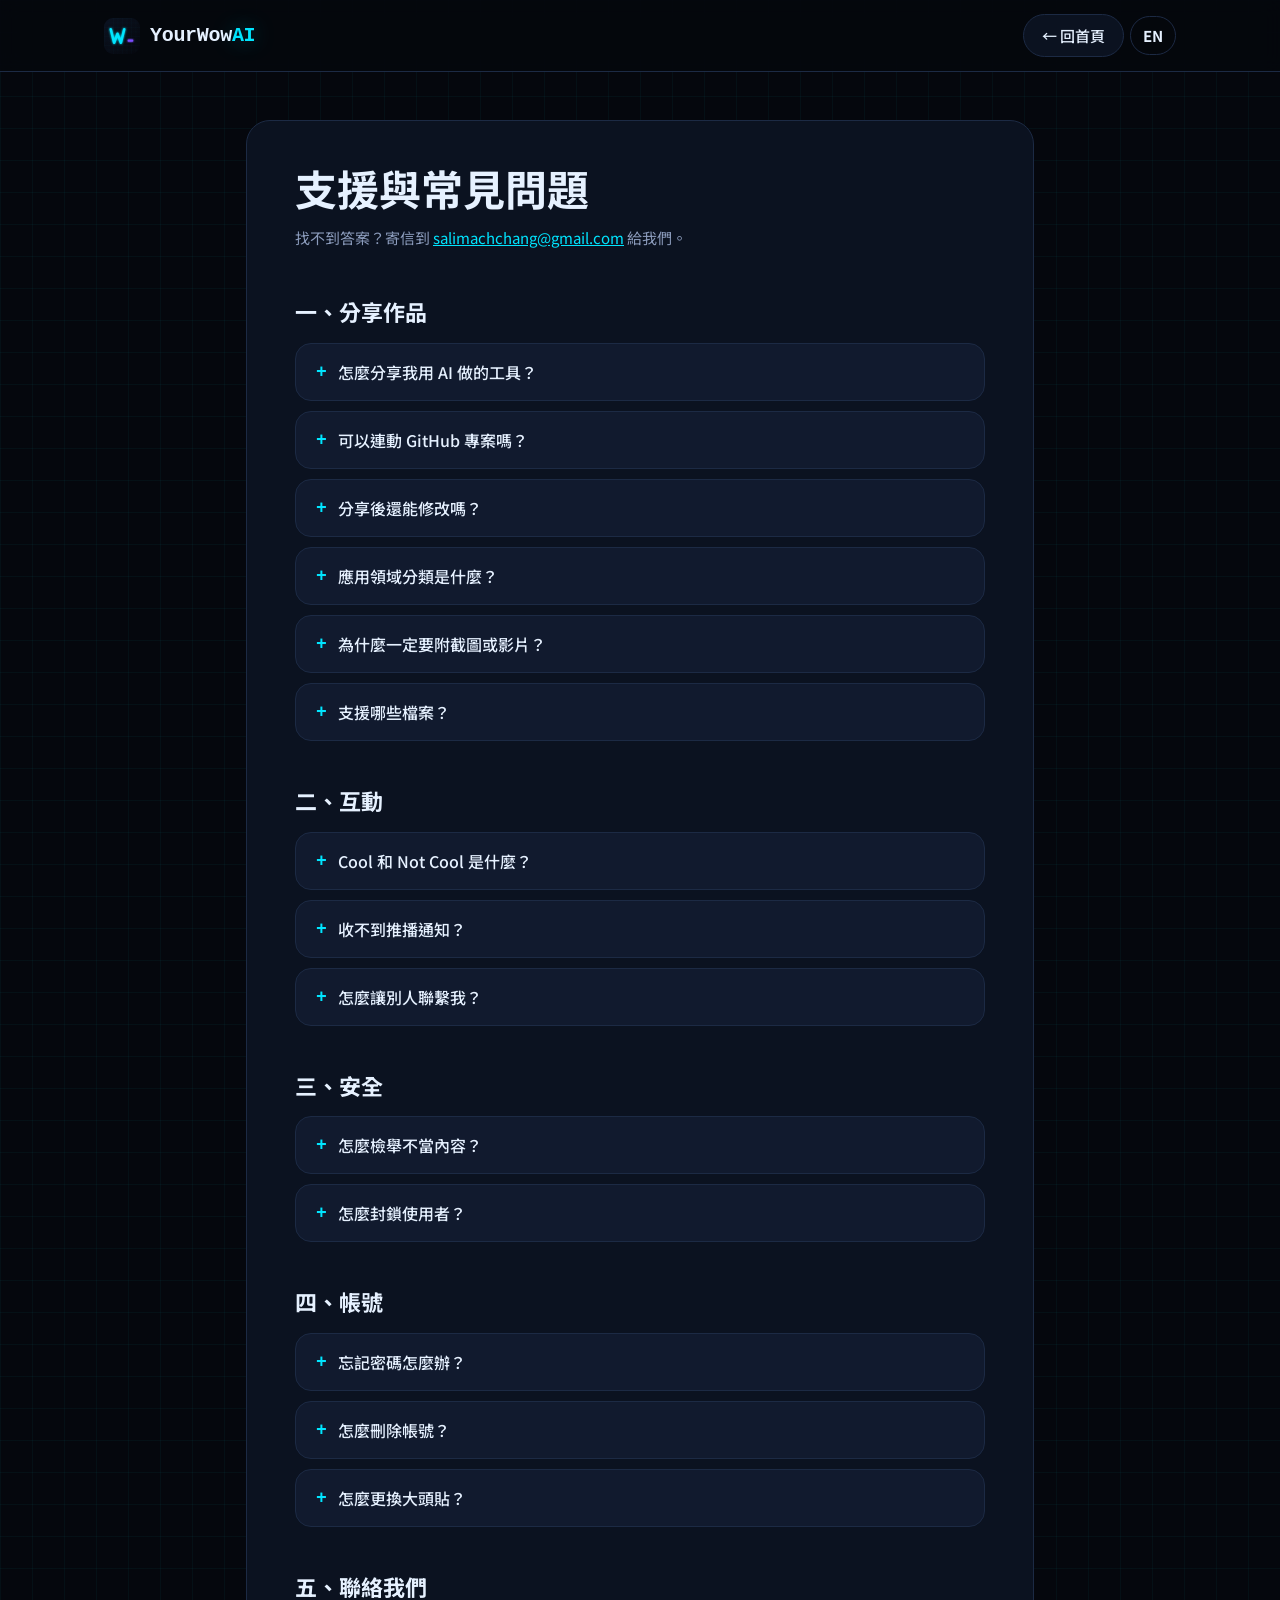
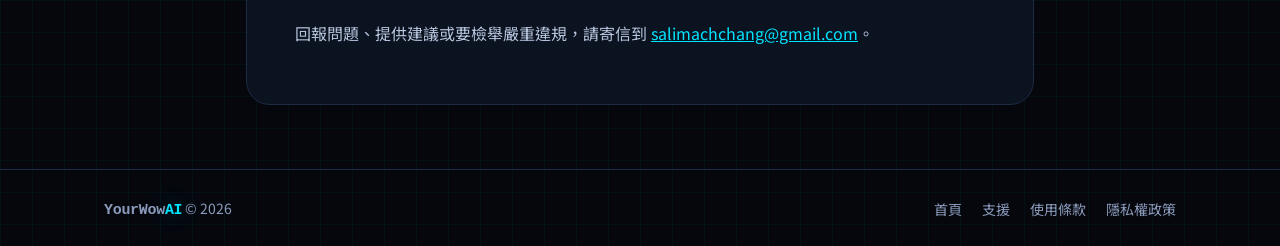
<file: zh/support.html>
<!doctype html>
<html lang="zh-Hant">
<head>
  <meta charset="utf-8">
  <meta name="viewport" content="width=device-width, initial-scale=1">
  <title>支援與常見問題｜YourWowAI</title>
  <meta name="description" content="YourWowAI 常見問題：怎麼分享作品、Cool 與 Not Cool、通知、檢舉與封鎖、刪除帳號，以及如何聯絡我們。">
  <meta name="theme-color" content="#05070d">
  <link rel="canonical" href="https://101academyforyou.github.io/YourWowAI/zh/support.html">
  <link rel="alternate" hreflang="en" href="https://101academyforyou.github.io/YourWowAI/support.html">
  <link rel="alternate" hreflang="zh-Hant" href="https://101academyforyou.github.io/YourWowAI/zh/support.html">
  <link rel="icon" href="../assets/icon.svg" type="image/svg+xml">
  <link rel="apple-touch-icon" href="../assets/apple-touch-icon.png">
  <link rel="preconnect" href="https://fonts.googleapis.com">
  <link rel="preconnect" href="https://fonts.gstatic.com" crossorigin>
  <link rel="stylesheet" href="https://fonts.googleapis.com/css2?family=Noto+Sans+TC:wght@400;500;700&amp;display=swap">
  <link rel="stylesheet" href="../style.css?v=20261027">
</head>
<body>
<div class="page">

<header class="site-header">
  <nav class="site-nav" aria-label="主選單">
    <a class="brand" href="./"><img src="../assets/icon.svg" alt="" width="36" height="36"><span class="brand-name">YourWow<b>AI</b></span></a>
    <div class="nav-actions">
      <a class="back" href="./">← 回首頁</a>
      <a class="nav-link lang-link" href="../support.html" hreflang="en" lang="en">EN</a>
    </div>
  </nav>
</header>

<main class="doc">
<div class="doc-card">
    <h1>支援與常見問題</h1>
    <p class="updated">找不到答案？寄信到 <a href="mailto:salimachchang@gmail.com">salimachchang@gmail.com</a> 給我們。</p>

    <h2>一、分享作品</h2>
    <details>
      <summary>怎麼分享我用 AI 做的工具？</summary>
      <p>點下方中間的「＋」，加入截圖或貼上 YouTube 示範影片連結，填寫工具名稱、介紹、試用連結與使用了哪些 AI，再按「分享」即可。</p>
    </details>
    <details>
      <summary>可以連動 GitHub 專案嗎？</summary>
      <p>可以。分享時在「GitHub 專案」貼上 owner/repo 或 github.com 的專案網址，按「匯入」，App 會自動帶入專案名稱、介紹、網站，以及標在 topics 裡的 AI 工具（只會填入還空著的欄位）。分享後貼文會附上 GitHub 按鈕，大家一鍵就能看原始碼。目前支援公開專案，不需要登入 GitHub。也可以在「聯繫我」填上你的 GitHub 帳號。</p>
    </details>
    <details>
      <summary>分享後還能修改嗎？</summary>
      <p>可以。點自己貼文右上角的「⋯」→「編輯貼文」，工具名稱、介紹、連結、YouTube 影片、用到的 AI、分類和截圖（移除、新增、替換）都能改。修改後一樣至少要有一張截圖或一個 YouTube 連結。</p>
    </details>
    <details>
      <summary>應用領域分類是什麼？</summary>
      <p>分類說明這個工具是做什麼用的：教育學習、效率工具、職場商業、理財記帳、健康運動、生活日常、行銷社群、設計創作、開發工具、資料分析、遊戲娛樂、其他。分享時最多選 10 個。大家可以在首頁和探索頁依分類篩選，點貼文上的分類標籤也能看到同類作品。</p>
    </details>
    <details>
      <summary>為什麼一定要附截圖或影片？</summary>
      <p>YourWowAI 的精神是「讓作品被看見」。附上畫面，大家才能一眼看懂你的工具在做什麼，所以每則分享都至少要有一張截圖或一個 YouTube 影片連結。</p>
    </details>
    <details>
      <summary>支援哪些檔案？</summary>
      <p>截圖支援 JPG、PNG、GIF、WebP，每則最多 10 張，每張 20MB 以內，iPhone 的 HEIC 照片會自動轉成大家都能看的格式。影片不用上傳檔案：先把示範影片上傳到 YouTube（設為「公開」或「不公開」都可以，「私人」別人看不到），再把連結貼到「YouTube 示範影片」欄位。youtube.com、youtu.be 和 Shorts 的網址都可以。影片會直接在貼文裡播放。</p>
    </details>

    <h2>二、互動</h2>
    <details>
      <summary>Cool 和 Not Cool 是什麼？</summary>
      <p>YourWowAI 用 Cool／Not Cool 取代愛心。每個人對每則作品只有一票，可以改票或再按一次取消。雙擊圖片就是 Cool。大家只看得到總票數，看不到是誰按了 Not Cool。</p>
    </details>
    <details>
      <summary>收不到推播通知？</summary>
      <p>請到 iPhone「設定」→「通知」→「YourWowAI」確認已允許通知。登出後這台裝置不會再收到該帳號的通知，重新登入即可。就算推播關閉，App 下方的「通知」分頁仍會顯示所有通知。</p>
    </details>
    <details>
      <summary>怎麼讓別人聯繫我？</summary>
      <p>到「個人」→「編輯個人檔案」→「聯繫我」，填上你的社群帳號、GitHub、LINE、Email 等，填了的會顯示在你的個人頁。這些資訊所有人都看得到，請只填你願意公開的。別人點 Email 按鈕會直接複製你的信箱，不會開啟郵件 App。</p>
    </details>

    <h2>三、安全</h2>
    <details>
      <summary>怎麼檢舉不當內容？</summary>
      <p>點貼文右上角的「⋯」→「檢舉貼文」，選擇原因。檢舉後那則貼文就不會再顯示給你，我們會在 24 小時內處理。</p>
    </details>
    <details>
      <summary>怎麼封鎖使用者？</summary>
      <p>在對方的貼文「⋯」選單或個人頁按「封鎖」。封鎖後你不會再看到對方的貼文、留言與通知，雙方的追蹤也會解除。可以隨時在對方個人頁解除封鎖。</p>
    </details>

    <h2>四、帳號</h2>
    <details>
      <summary>忘記密碼怎麼辦？</summary>
      <p>在登入畫面點「<strong>忘記密碼？</strong>」，輸入註冊時驗證過的 Email，我們會寄一組 6 位數驗證碼給你。輸入驗證碼和新密碼後就會直接登入；為了安全，其他裝置上的登入會一併登出。用 GitHub、Google、Apple 登入的帳號沒有密碼，請直接用原本的方式登入。如果你是在 Email 驗證上線前註冊、無法自己重設，請用下方方式聯絡我們。</p>
    </details>
    <details>
      <summary>怎麼刪除帳號？</summary>
      <p>到「個人」→「編輯個人檔案」→ 最下方「刪除帳號」，輸入密碼後按「永久刪除帳號」。你的作品、媒體、留言、投票與所有資料都會立即永久刪除，無法復原。詳見<a href="privacy.html#retention">隱私權政策</a>。</p>
    </details>
    <details>
      <summary>怎麼更換大頭貼？</summary>
      <p>到「個人」→「編輯個人檔案」，點大頭貼或「上傳大頭貼」，可以從相簿選擇或直接拍照，App 會讓你裁成正方形。</p>
    </details>

    <h2>五、聯絡我們</h2>
    <p>回報問題、提供建議或要檢舉嚴重違規，請寄信到 <a href="mailto:salimachchang@gmail.com">salimachchang@gmail.com</a>。</p>
</div>
</main>

<footer class="site-footer">
  <div class="inner">
    <span><span class="brand-name" style="font-size: 15px;">YourWow<b>AI</b></span> © 2026</span>
    <div class="links">
      <a href="./">首頁</a>
      <a href="support.html">支援</a>
      <a href="terms.html">使用條款</a>
      <a href="privacy.html">隱私權政策</a>
    </div>
  </div>
</footer>

</div>
</body>
</html>
</file>
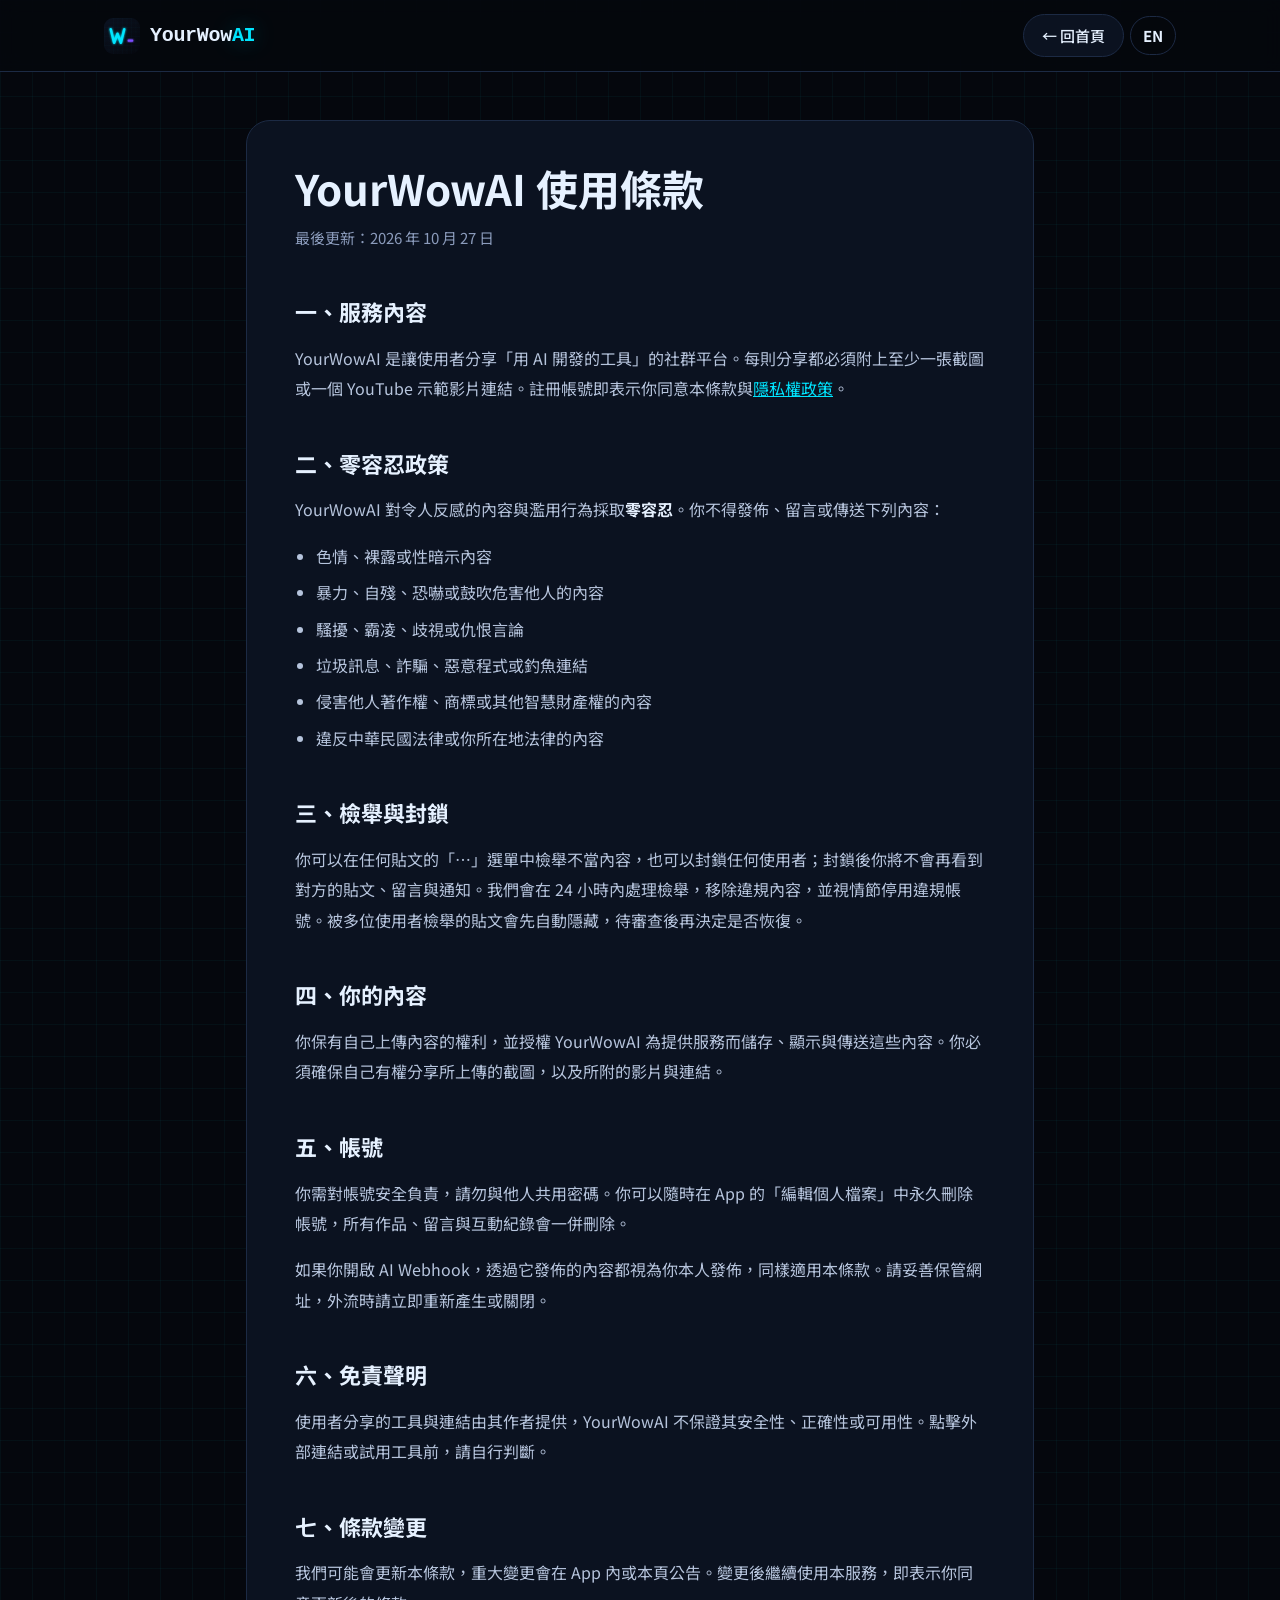
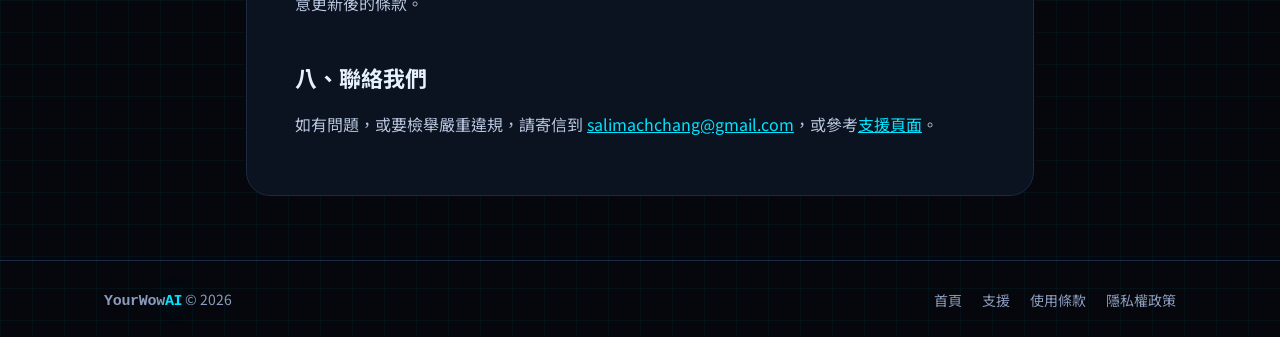
<file: zh/terms.html>
<!doctype html>
<html lang="zh-Hant">
<head>
  <meta charset="utf-8">
  <meta name="viewport" content="width=device-width, initial-scale=1">
  <title>使用條款｜YourWowAI</title>
  <meta name="description" content="YourWowAI 使用條款：社群規範、零容忍政策、檢舉與封鎖、你的內容與帳號。">
  <meta name="theme-color" content="#05070d">
  <link rel="canonical" href="https://101academyforyou.github.io/YourWowAI/zh/terms.html">
  <link rel="alternate" hreflang="en" href="https://101academyforyou.github.io/YourWowAI/terms.html">
  <link rel="alternate" hreflang="zh-Hant" href="https://101academyforyou.github.io/YourWowAI/zh/terms.html">
  <link rel="icon" href="../assets/icon.svg" type="image/svg+xml">
  <link rel="apple-touch-icon" href="../assets/apple-touch-icon.png">
  <link rel="preconnect" href="https://fonts.googleapis.com">
  <link rel="preconnect" href="https://fonts.gstatic.com" crossorigin>
  <link rel="stylesheet" href="https://fonts.googleapis.com/css2?family=Noto+Sans+TC:wght@400;500;700&amp;display=swap">
  <link rel="stylesheet" href="../style.css?v=20261027">
</head>
<body>
<div class="page">

<header class="site-header">
  <nav class="site-nav" aria-label="主選單">
    <a class="brand" href="./"><img src="../assets/icon.svg" alt="" width="36" height="36"><span class="brand-name">YourWow<b>AI</b></span></a>
    <div class="nav-actions">
      <a class="back" href="./">← 回首頁</a>
      <a class="nav-link lang-link" href="../terms.html" hreflang="en" lang="en">EN</a>
    </div>
  </nav>
</header>

<main class="doc">
<div class="doc-card">
    <h1>YourWowAI 使用條款</h1>
    <p class="updated">最後更新：2026 年 10 月 27 日</p>

    <h2>一、服務內容</h2>
    <p>YourWowAI 是讓使用者分享「用 AI 開發的工具」的社群平台。每則分享都必須附上至少一張截圖或一個 YouTube 示範影片連結。註冊帳號即表示你同意本條款與<a href="privacy.html">隱私權政策</a>。</p>

    <h2>二、零容忍政策</h2>
    <p>YourWowAI 對令人反感的內容與濫用行為採取<strong>零容忍</strong>。你不得發佈、留言或傳送下列內容：</p>
    <ul>
      <li>色情、裸露或性暗示內容</li>
      <li>暴力、自殘、恐嚇或鼓吹危害他人的內容</li>
      <li>騷擾、霸凌、歧視或仇恨言論</li>
      <li>垃圾訊息、詐騙、惡意程式或釣魚連結</li>
      <li>侵害他人著作權、商標或其他智慧財產權的內容</li>
      <li>違反中華民國法律或你所在地法律的內容</li>
    </ul>

    <h2>三、檢舉與封鎖</h2>
    <p>你可以在任何貼文的「⋯」選單中檢舉不當內容，也可以封鎖任何使用者；封鎖後你將不會再看到對方的貼文、留言與通知。我們會在 24 小時內處理檢舉，移除違規內容，並視情節停用違規帳號。被多位使用者檢舉的貼文會先自動隱藏，待審查後再決定是否恢復。</p>

    <h2>四、你的內容</h2>
    <p>你保有自己上傳內容的權利，並授權 YourWowAI 為提供服務而儲存、顯示與傳送這些內容。你必須確保自己有權分享所上傳的截圖，以及所附的影片與連結。</p>

    <h2>五、帳號</h2>
    <p>你需對帳號安全負責，請勿與他人共用密碼。你可以隨時在 App 的「編輯個人檔案」中永久刪除帳號，所有作品、留言與互動紀錄會一併刪除。</p>
    <p>如果你開啟 AI Webhook，透過它發佈的內容都視為你本人發佈，同樣適用本條款。請妥善保管網址，外流時請立即重新產生或關閉。</p>

    <h2>六、免責聲明</h2>
    <p>使用者分享的工具與連結由其作者提供，YourWowAI 不保證其安全性、正確性或可用性。點擊外部連結或試用工具前，請自行判斷。</p>

    <h2>七、條款變更</h2>
    <p>我們可能會更新本條款，重大變更會在 App 內或本頁公告。變更後繼續使用本服務，即表示你同意更新後的條款。</p>

    <h2>八、聯絡我們</h2>
    <p>如有問題，或要檢舉嚴重違規，請寄信到 <a href="mailto:salimachchang@gmail.com">salimachchang@gmail.com</a>，或參考<a href="support.html">支援頁面</a>。</p>
</div>
</main>

<footer class="site-footer">
  <div class="inner">
    <span><span class="brand-name" style="font-size: 15px;">YourWow<b>AI</b></span> © 2026</span>
    <div class="links">
      <a href="./">首頁</a>
      <a href="support.html">支援</a>
      <a href="terms.html">使用條款</a>
      <a href="privacy.html">隱私權政策</a>
    </div>
  </div>
</footer>

</div>
</body>
</html>
</file>
<file: style.css>
/* YourWowAI 介紹網站：版面參考 WatchLaterHub，配色沿用 App 的科技風 */
:root {
  --bg: #05070d;
  --bg-2: #08101d;
  --surface: #0b1220;
  --surface-2: #111a2e;
  --border: #1c2a44;
  --text: #e6f1ff;
  --body: #b6c4dc;
  --muted: #8b9bbb;
  --accent: #00e5ff;
  --accent-ink: #00141a;
  --accent-soft: color-mix(in srgb, var(--accent) 12%, transparent);
  --accent-2: #7c4dff;
  --notcool: #ff3d71;
  --mono: ui-monospace, SFMono-Regular, Menlo, Consolas, monospace;
  --sans: "Noto Sans TC", -apple-system, BlinkMacSystemFont, "PingFang TC", "Microsoft JhengHei", sans-serif;
  --glow: 0 0 22px color-mix(in srgb, var(--accent) 40%, transparent);
  color-scheme: dark;
}

* { box-sizing: border-box; }
html { scroll-behavior: smooth; }
body {
  margin: 0;
  color: var(--text);
  font-family: var(--sans);
  background:
    linear-gradient(color-mix(in srgb, var(--accent) 4%, transparent) 1px, transparent 1px) 0 0 / 32px 32px,
    linear-gradient(90deg, color-mix(in srgb, var(--accent) 4%, transparent) 1px, transparent 1px) 0 0 / 32px 32px,
    var(--bg);
  -webkit-font-smoothing: antialiased;
}
a { color: var(--accent); }
a:hover { color: #7df2ff; }
img { max-width: 100%; display: block; }
.page { min-height: 100vh; display: flex; flex-direction: column; }
.container { max-width: 1120px; margin: 0 auto; }

/* ---- 導覽列 ---- */
.site-header {
  position: sticky; top: 0; z-index: 5;
  background: color-mix(in srgb, var(--bg) 86%, transparent);
  backdrop-filter: blur(10px);
  border-bottom: 1px solid var(--border);
}
.site-nav { max-width: 1120px; margin: 0 auto; padding: 14px 24px; display: flex; align-items: center; justify-content: space-between; gap: 16px; }
.brand { display: flex; align-items: center; gap: 10px; text-decoration: none; color: var(--text); }
.brand img { width: 36px; height: 36px; border-radius: 9px; }
.brand-name { font: 800 20px var(--mono); letter-spacing: -0.3px; white-space: nowrap; }
.brand-name b { color: var(--accent); text-shadow: var(--glow); font-weight: 800; }
.nav-actions { display: flex; align-items: center; gap: 6px; }
.nav-link { padding: 10px 14px; border-radius: 999px; text-decoration: none; color: var(--muted); font-size: 15px; }
.nav-link:hover { color: var(--text); background: var(--surface); }
.lang-link { color: var(--text); font-weight: 700; border: 1px solid var(--border); padding: 8px 12px; }

/* ---- 按鈕 ---- */
.btn {
  display: inline-flex; align-items: center; gap: 10px;
  padding: 15px 26px; border-radius: 999px;
  font-size: 17px; font-weight: 500; text-decoration: none; white-space: nowrap;
  border: 1px solid var(--border); background: var(--surface); color: var(--text);
}
.btn:hover { color: var(--text); border-color: var(--accent); }
.btn-primary { background: var(--accent); border-color: var(--accent); color: var(--accent-ink); font-weight: 700; box-shadow: 0 8px 28px color-mix(in srgb, var(--accent) 30%, transparent); }
.btn-primary:hover { color: var(--accent-ink); background: #5ff0ff; }
.btn-sm { padding: 11px 20px; font-size: 15px; margin-left: 6px; }
.btn[aria-disabled="true"] { cursor: default; }
.btn svg { flex: none; }

/* ---- 主視覺 ---- */
.hero { padding: 56px 24px 40px; }
.hero .container { display: flex; flex-wrap: wrap; align-items: center; gap: 56px; }
.hero-copy { flex: 1 1 500px; display: flex; flex-direction: column; gap: 24px; }
.pill {
  align-self: flex-start; display: flex; align-items: center; gap: 8px;
  padding: 7px 14px; border-radius: 999px; background: var(--accent-soft);
  color: var(--accent); font-size: 14px; font-weight: 500; border: 1px solid color-mix(in srgb, var(--accent) 30%, transparent);
}
.hero h1 { margin: 0; font-size: clamp(36px, 5vw, 54px); line-height: 1.18; font-weight: 700; letter-spacing: 1px; }
.hero h1 em { font-style: normal; color: var(--accent); text-shadow: var(--glow); }
.hero-lead { margin: 0; max-width: 520px; font-size: 19px; line-height: 1.8; color: var(--body); }
.cta-row { display: flex; flex-wrap: wrap; gap: 12px; margin-top: 4px; }
.checks { display: flex; flex-wrap: wrap; gap: 20px; color: var(--muted); font-size: 14px; }
.checks span { display: flex; align-items: center; gap: 6px; }
[hidden] { display: none !important; }
.live-stats { width: fit-content; max-width: 100%; display: inline-flex; align-items: center; gap: 14px; margin: 28px 0 0; padding: 14px 28px; border-radius: 999px; background: var(--surface); border: 1px solid var(--border); color: var(--muted); font-size: 21px; line-height: 1.4; }
.live-stats b { color: var(--text); font-weight: 800; }
/* 先佔好位置再淡入，載入數字時下面的內容不會跳動 */
.live-stats { transition: opacity .35s ease; }
.live-stats.is-loading { opacity: 0; }
.live-dot { flex: none; width: 13px; height: 13px; border-radius: 50%; background: #39ff88; box-shadow: 0 0 12px #39ff88; }
@media (max-width: 520px) {
  .live-stats { font-size: 15px; padding: 10px 16px; gap: 9px; }
  .live-dot { width: 10px; height: 10px; }
}
.live-stats-center { margin: 0 0 22px; }
.cta-center { justify-content: center; }
.install-box .live-stats { color: var(--muted); max-width: none; }

.hero-visual {
  flex: 1 1 360px; position: relative; padding: 36px 28px;
  border-radius: 36px; display: flex; justify-content: center;
  background: radial-gradient(circle at 30% 20%, #00e5ff38, transparent 55%), radial-gradient(circle at 80% 80%, #7c4dff40, transparent 55%), linear-gradient(145deg, #0d1a33, #0a1020);
  border: 1px solid var(--border);
}
.sparkle { position: absolute; }
.phone {
  position: relative; z-index: 1;
  width: min(300px, 74vw); border-radius: 42px; padding: 10px;
  background: #000; border: 2px solid #22314d;
  box-shadow: 0 24px 60px #00000080, var(--glow);
}
.phone img { width: 100%; height: auto; border-radius: 32px; }

/* ---- 區塊 ---- */
.section { padding: 48px 24px 72px; }
.section-alt { padding: 72px 24px; background: var(--bg-2); border-top: 1px solid var(--border); border-bottom: 1px solid var(--border); }
.section-head { display: flex; flex-direction: column; gap: 12px; align-items: center; text-align: center; margin-bottom: 40px; }
.section-head h2, .empathy h2 { margin: 0; font-size: clamp(28px, 3.4vw, 38px); line-height: 1.4; font-weight: 700; }
.section-head p { margin: 0; font-size: 17px; color: var(--body); }

.empathy { padding: 48px 24px; }
.empathy .container { max-width: 880px; text-align: center; display: flex; flex-direction: column; gap: 16px; align-items: center; }
.eyebrow { margin: 0; font-size: 15px; font-weight: 500; letter-spacing: 3px; color: var(--accent); }
.empathy p.body { margin: 0; max-width: 640px; font-size: 17px; line-height: 1.9; color: var(--body); }

.grid { display: flex; flex-wrap: wrap; gap: 20px; }
.card {
  flex: 1 1 300px; display: flex; flex-direction: column; gap: 12px;
  padding: 28px; border-radius: 24px; background: var(--surface); border: 1px solid var(--border);
}
.card h3 { margin: 0; font-size: 20px; font-weight: 700; }
.card p { margin: 0; font-size: 15px; line-height: 1.8; color: var(--body); }
.icon-box {
  width: 48px; height: 48px; border-radius: 14px; background: var(--accent-soft);
  border: 1px solid color-mix(in srgb, var(--accent) 30%, transparent);
  display: flex; align-items: center; justify-content: center;
}
.step { flex: 1 1 280px; background: var(--surface); }
.step-num {
  width: 40px; height: 40px; border-radius: 50%; background: var(--accent); color: var(--accent-ink);
  display: flex; align-items: center; justify-content: center; font: 800 18px var(--mono);
  box-shadow: var(--glow);
}

/* 截圖展示：可以左右滑 */
.gallery { display: flex; gap: 24px; overflow-x: auto; scroll-snap-type: x mandatory; padding: 8px 4px 24px; justify-content: safe center; }
.gallery figure { margin: 0; flex: 0 0 auto; scroll-snap-align: center; text-align: center; }
.gallery .phone { width: 200px; border-radius: 34px; padding: 8px; box-shadow: 0 16px 40px #00000080; }
.gallery .phone img { border-radius: 26px; }
.gallery figcaption { margin-top: 14px; font-size: 15px; font-weight: 500; color: var(--body); }

/* ---- 常見問題 ---- */
.faq { max-width: 760px; margin: 0 auto; display: flex; flex-direction: column; gap: 12px; }
.faq details { border-radius: 18px; background: var(--surface); border: 1px solid var(--border); padding: 0 22px; }
.faq summary {
  list-style: none; cursor: pointer;
  display: flex; align-items: center; justify-content: space-between; gap: 16px;
  min-height: 60px; font-size: 17px; font-weight: 500;
}
.faq summary::-webkit-details-marker { display: none; }
.faq details[open] summary { color: var(--accent); }
.faq-plus { flex: none; transition: transform .2s; }
.faq details[open] .faq-plus { transform: rotate(45deg); }
.faq details p { margin: 0 0 20px; font-size: 15px; line-height: 1.8; color: var(--body); }

/* ---- 下載 ---- */
.install { padding: 24px 24px 72px; }
.install-box {
  position: relative; max-width: 1120px; margin: 0 auto; padding: 72px 32px; border-radius: 36px;
  background: radial-gradient(circle at 20% 0%, #00e5ff40, transparent 50%), radial-gradient(circle at 90% 100%, #7c4dff55, transparent 55%), linear-gradient(160deg, #0b1a36, #101a3a);
  border: 1px solid #22314d; text-align: center; overflow: hidden;
  display: flex; flex-direction: column; align-items: center; gap: 20px;
}
.install-box img.app-icon { width: 84px; height: 84px; border-radius: 20px; box-shadow: var(--glow); }
.install-box h2 { margin: 0; font-size: clamp(30px, 4vw, 46px); line-height: 1.35; font-weight: 700; }
.install-box p { margin: 0; max-width: 540px; font-size: 17px; line-height: 1.8; color: #c8d6ee; }
.install-note { font-size: 14px !important; color: var(--muted) !important; }

.about { padding: 0 24px 64px; }
.about-box { max-width: 760px; margin: 0 auto; padding: 28px 32px; border-radius: 24px; background: var(--surface); border: 1px solid var(--border); color: var(--body); font-size: 15px; line-height: 1.8; }
.about-box h2 { margin: 0 0 10px; font-size: 20px; font-weight: 700; color: var(--text); }
.about-box p { margin: 0; }

/* ---- 頁尾 ---- */
.site-footer { margin-top: auto; border-top: 1px solid var(--border); }
.site-footer .inner { max-width: 1120px; margin: 0 auto; padding: 28px 24px; display: flex; flex-wrap: wrap; align-items: center; justify-content: space-between; gap: 16px; font-size: 14px; color: var(--muted); }
.site-footer .links { display: flex; gap: 20px; flex-wrap: wrap; }
.site-footer a { color: var(--muted); text-decoration: none; }
.site-footer a:hover { color: var(--accent); }

/* ---- 文件頁：隱私權政策、使用條款、支援 ---- */
.back { padding: 10px 18px; border-radius: 999px; background: var(--surface); border: 1px solid var(--border); color: var(--text); text-decoration: none; font-size: 15px; font-weight: 500; white-space: nowrap; }
.back:hover { color: var(--text); border-color: var(--accent); }
.doc { max-width: 820px; width: 100%; margin: 0 auto; padding: 48px 16px 64px; }
.doc-card { background: var(--surface); border: 1px solid var(--border); border-radius: 24px; padding: 40px clamp(20px, 5vw, 48px); }
.doc h1 { margin: 0 0 8px; font-size: clamp(30px, 4.4vw, 42px); line-height: 1.3; font-weight: 700; }
.doc .updated { margin: 0 0 28px; color: var(--muted); font-size: 15px; }
.doc .lead { margin: 0; font-size: 17px; line-height: 1.9; color: var(--body); }
.doc h2 { margin: 44px 0 16px; font-size: 22px; line-height: 1.4; font-weight: 700; }
.doc p, .doc li { font-size: 16px; line-height: 1.9; color: var(--body); }
.doc ul { padding-left: 1.3em; margin: 0; }
.doc li { margin: 6px 0; }
.doc strong { color: var(--text); }
.doc code { font-family: var(--mono); font-size: .9em; background: var(--accent-soft); color: var(--accent); padding: 2px 6px; border-radius: 6px; }
.table-wrap { overflow-x: auto; border: 1px solid var(--border); border-radius: 14px; }
.doc table { width: 100%; border-collapse: collapse; font-size: 15px; min-width: 560px; }
.doc th, .doc td { text-align: left; vertical-align: top; padding: 12px 14px; line-height: 1.7; border-bottom: 1px solid var(--border); }
.doc tr:last-child td { border-bottom: none; }
.doc th { background: var(--surface-2); color: var(--text); font-weight: 700; white-space: nowrap; }
.doc td { color: var(--body); }
.summary-box { margin: 24px 0 0; padding: 18px 22px; border-radius: 16px; background: var(--accent-soft); border: 1px solid color-mix(in srgb, var(--accent) 30%, transparent); }
.summary-box p { margin: 0; color: var(--text); }

@media (max-width: 640px) {
  .nav-link { display: none; }
  .nav-link.lang-link { display: inline-block; }
  .site-nav { padding: 12px 16px; }
  .brand-name { font-size: 18px; }
  .btn-sm { padding: 10px 16px; }
  .hero { padding-top: 36px; }
  .gallery { justify-content: flex-start; }
}
@media (prefers-reduced-motion: reduce) {
  html { scroll-behavior: auto; }
  .faq-plus { transition: none; }
}

/* 支援頁的問答 */
.doc details { border-radius: 16px; background: var(--surface-2); border: 1px solid var(--border); padding: 0 20px; margin: 10px 0; }
.doc summary { list-style: none; cursor: pointer; min-height: 56px; display: flex; align-items: center; font-size: 16px; font-weight: 500; color: var(--text); }
.doc summary::-webkit-details-marker { display: none; }
.doc summary::before { content: "+"; flex: none; width: 22px; color: var(--accent); font: 700 18px var(--mono); transition: transform .2s; }
.doc details[open] summary { color: var(--accent); }
.doc details[open] summary::before { transform: rotate(45deg); }
.doc details p { margin: 0 0 16px; }

/* 「交給 AI 幫你分享」：AI Webhook 範例 */
.ai-hook { margin-top: 28px; padding: 28px; border-radius: 24px; background: var(--surface); border: 1px solid var(--border); display: flex; flex-direction: column; gap: 14px; }
.ai-hook-head { display: flex; align-items: center; gap: 12px; }
.ai-hook h3 { margin: 0; }
.ai-hook p { margin: 0; color: var(--body); }
.ai-hook-note { font-size: 14px; color: var(--muted) !important; }
.code-block { margin: 0; padding: 16px 18px; border-radius: 14px; background: #04070f; border: 1px solid var(--border); overflow-x: auto; }
.code-block code { font-family: var(--mono); font-size: 13px; line-height: 1.7; color: var(--text); white-space: pre-wrap; word-break: break-word; }
.code-scroll code { white-space: pre; word-break: normal; }
@media (max-width: 520px) {
  .ai-hook { padding: 20px 16px; }
  .code-block { padding: 14px; }
  .code-block code { font-size: 12px; }
}

/* 文字裡的星星：沒有顏色，跟著文字顏色 */
.inline-star { width: 1em; height: 1em; vertical-align: -0.14em; }
</file>
